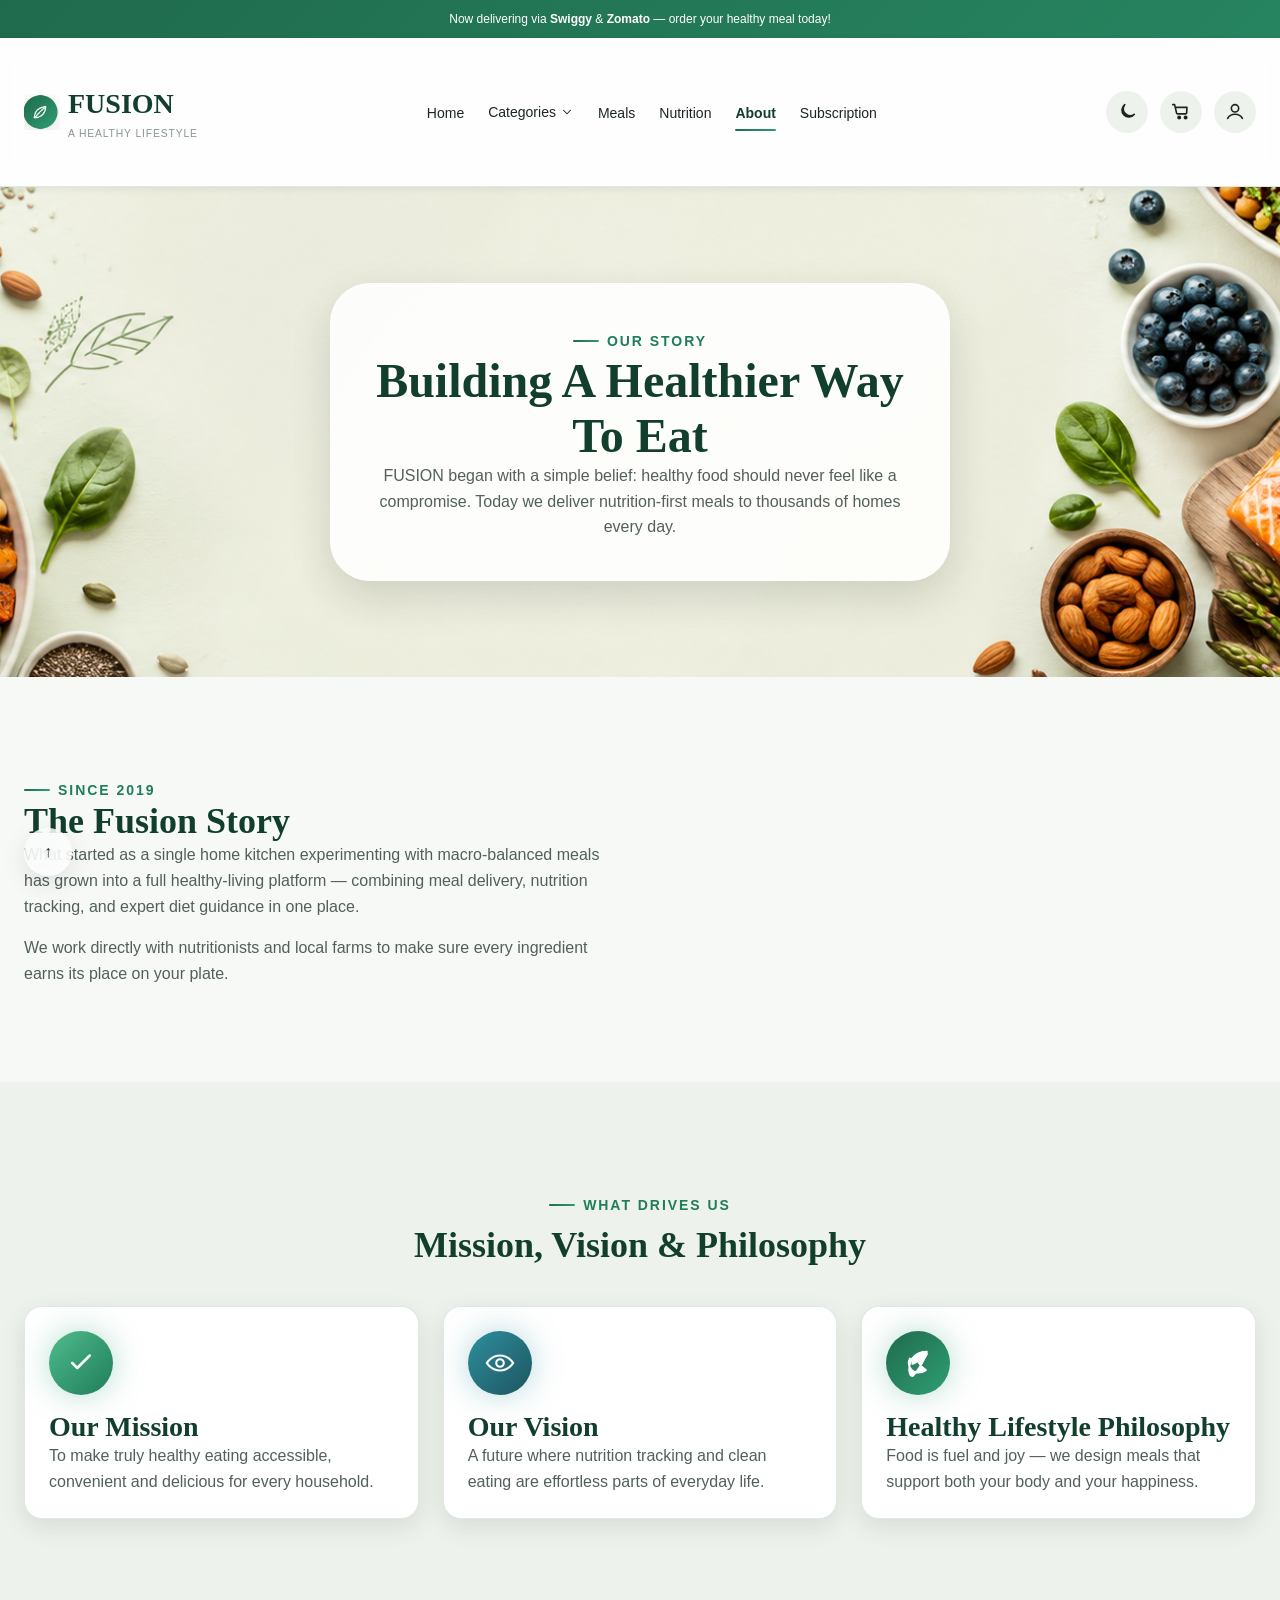
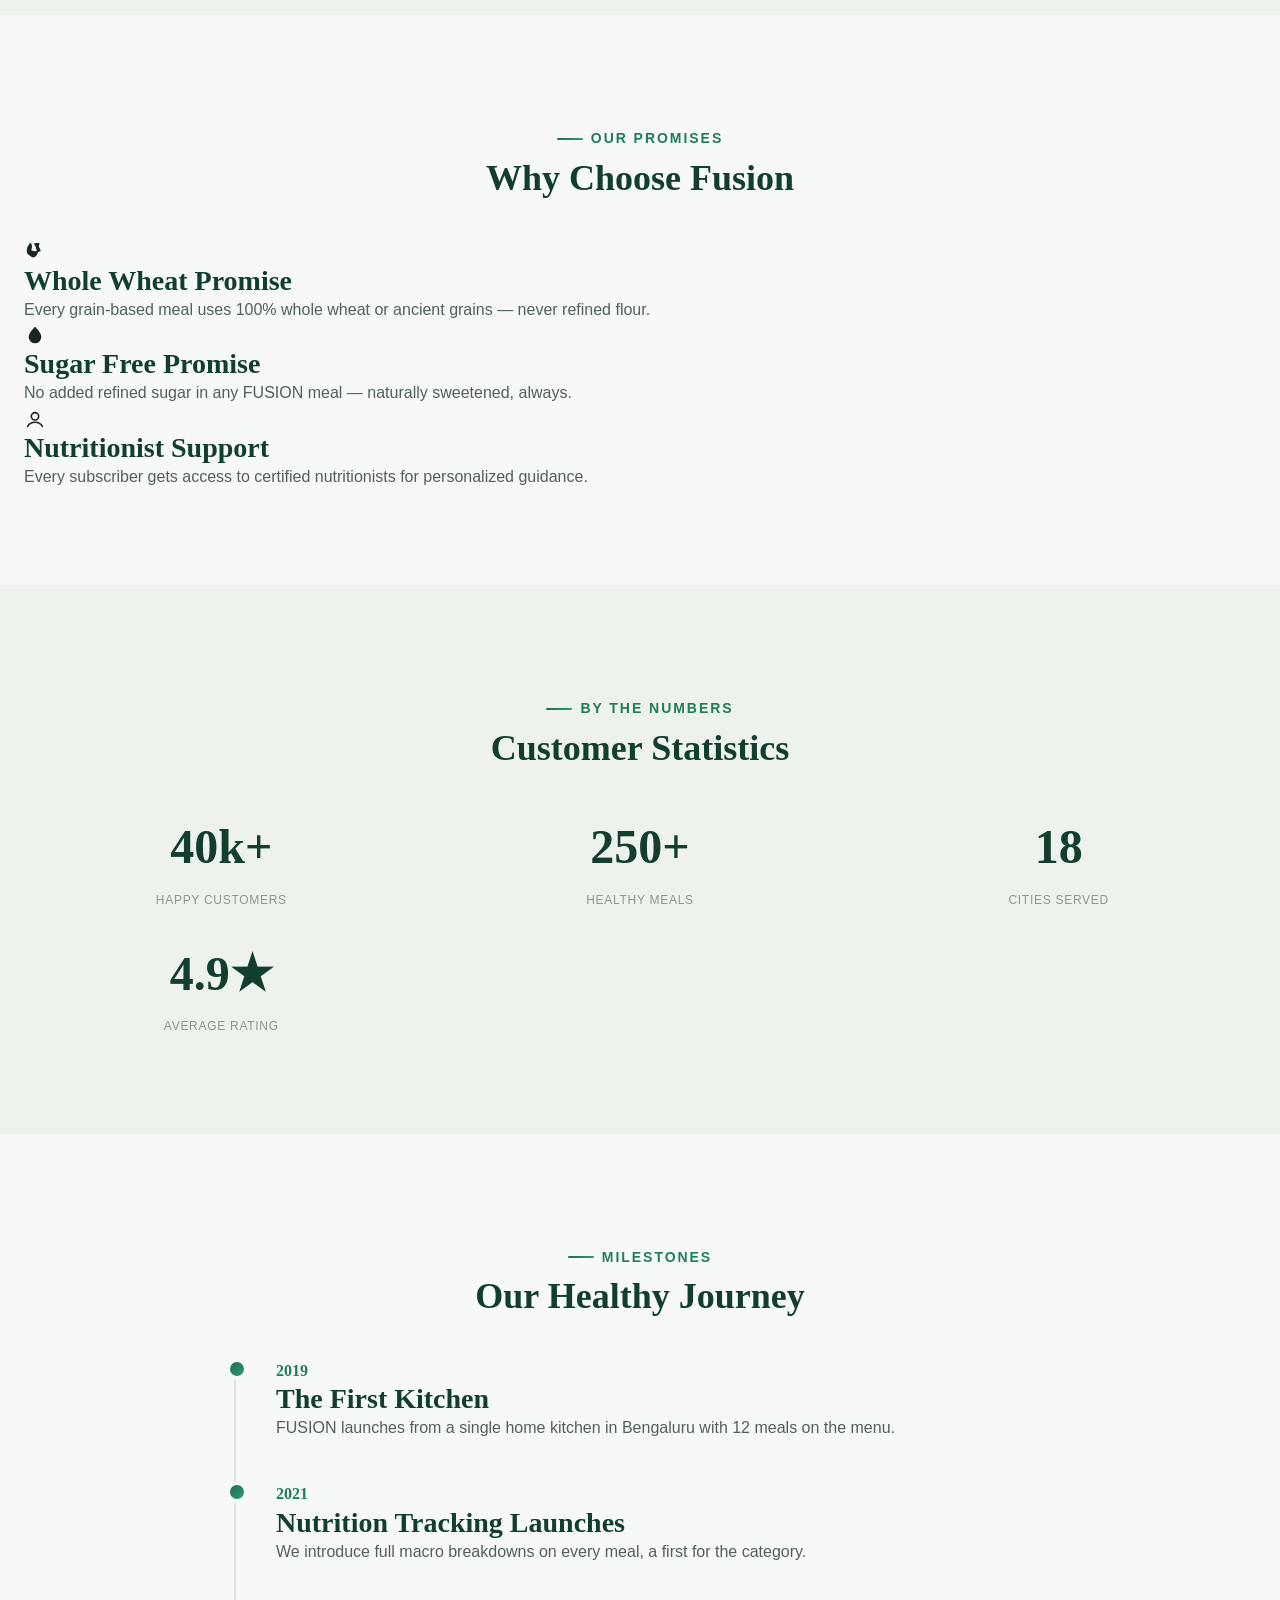
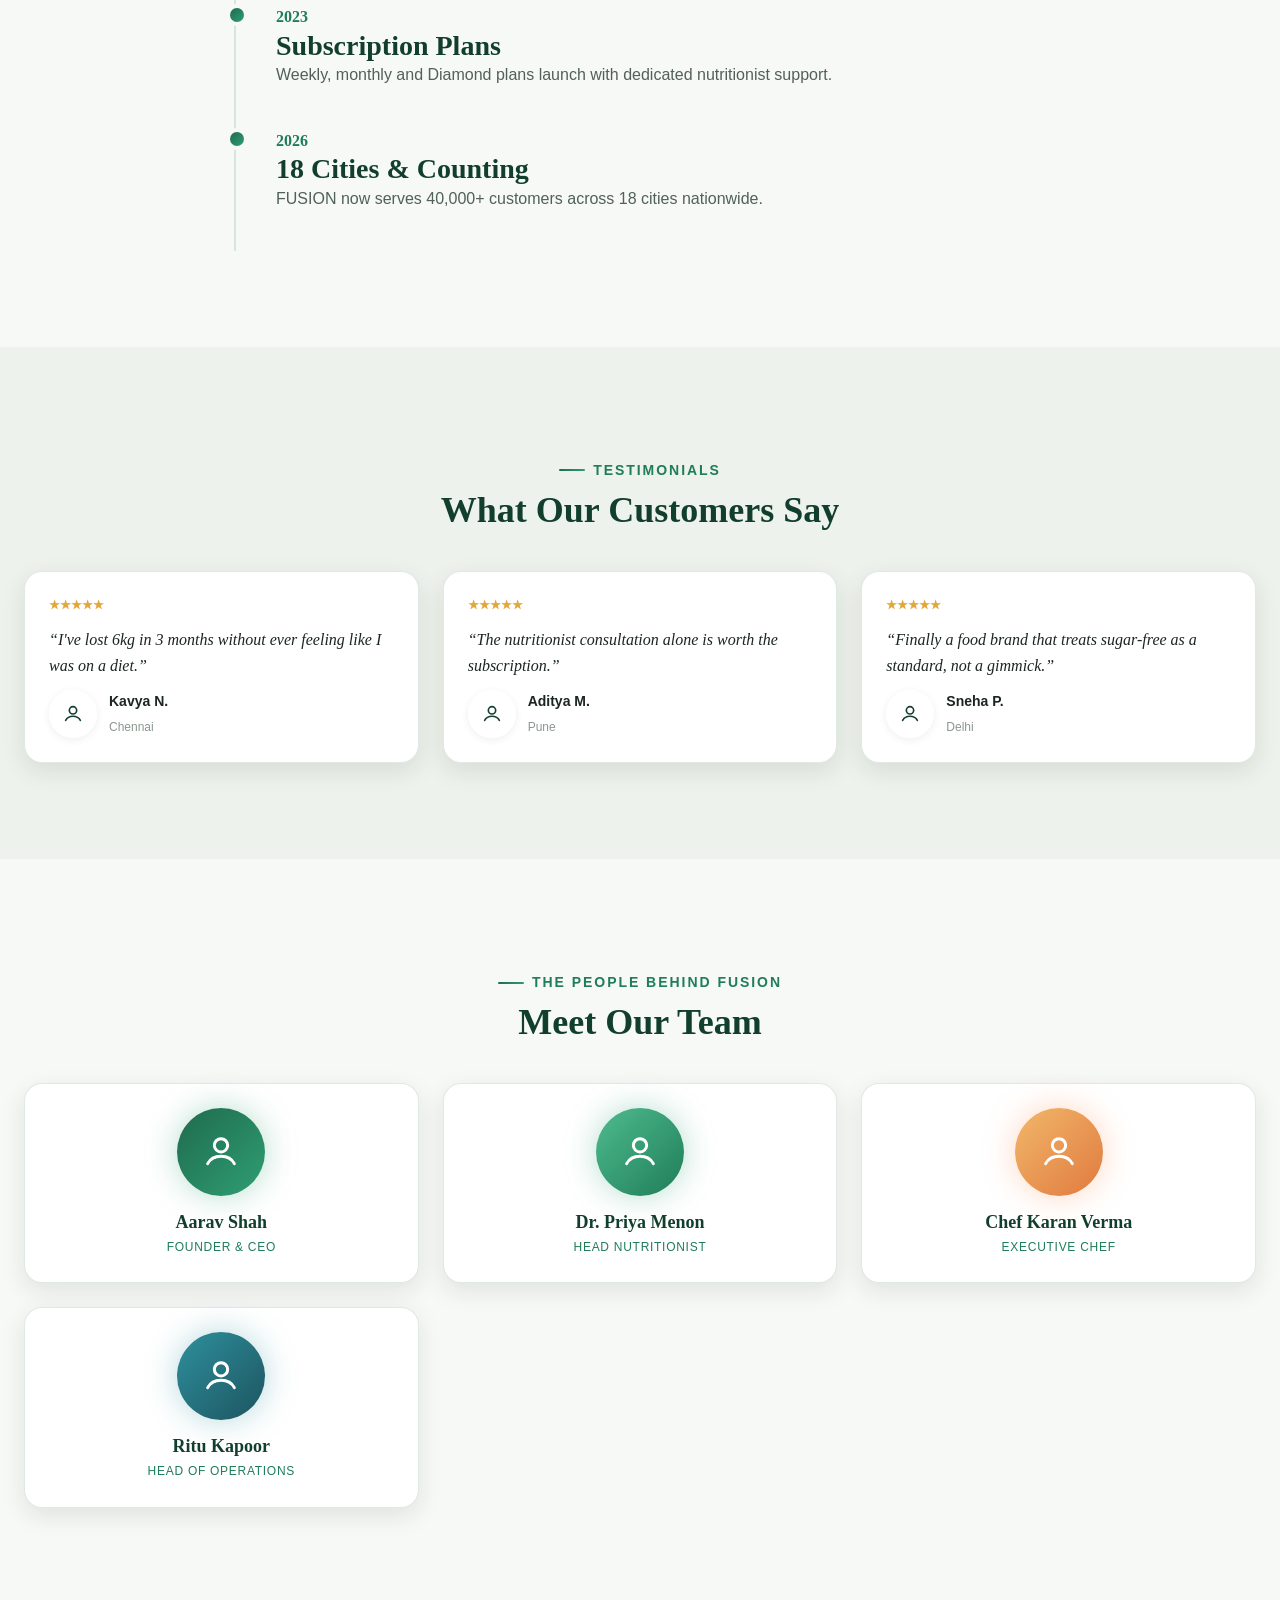
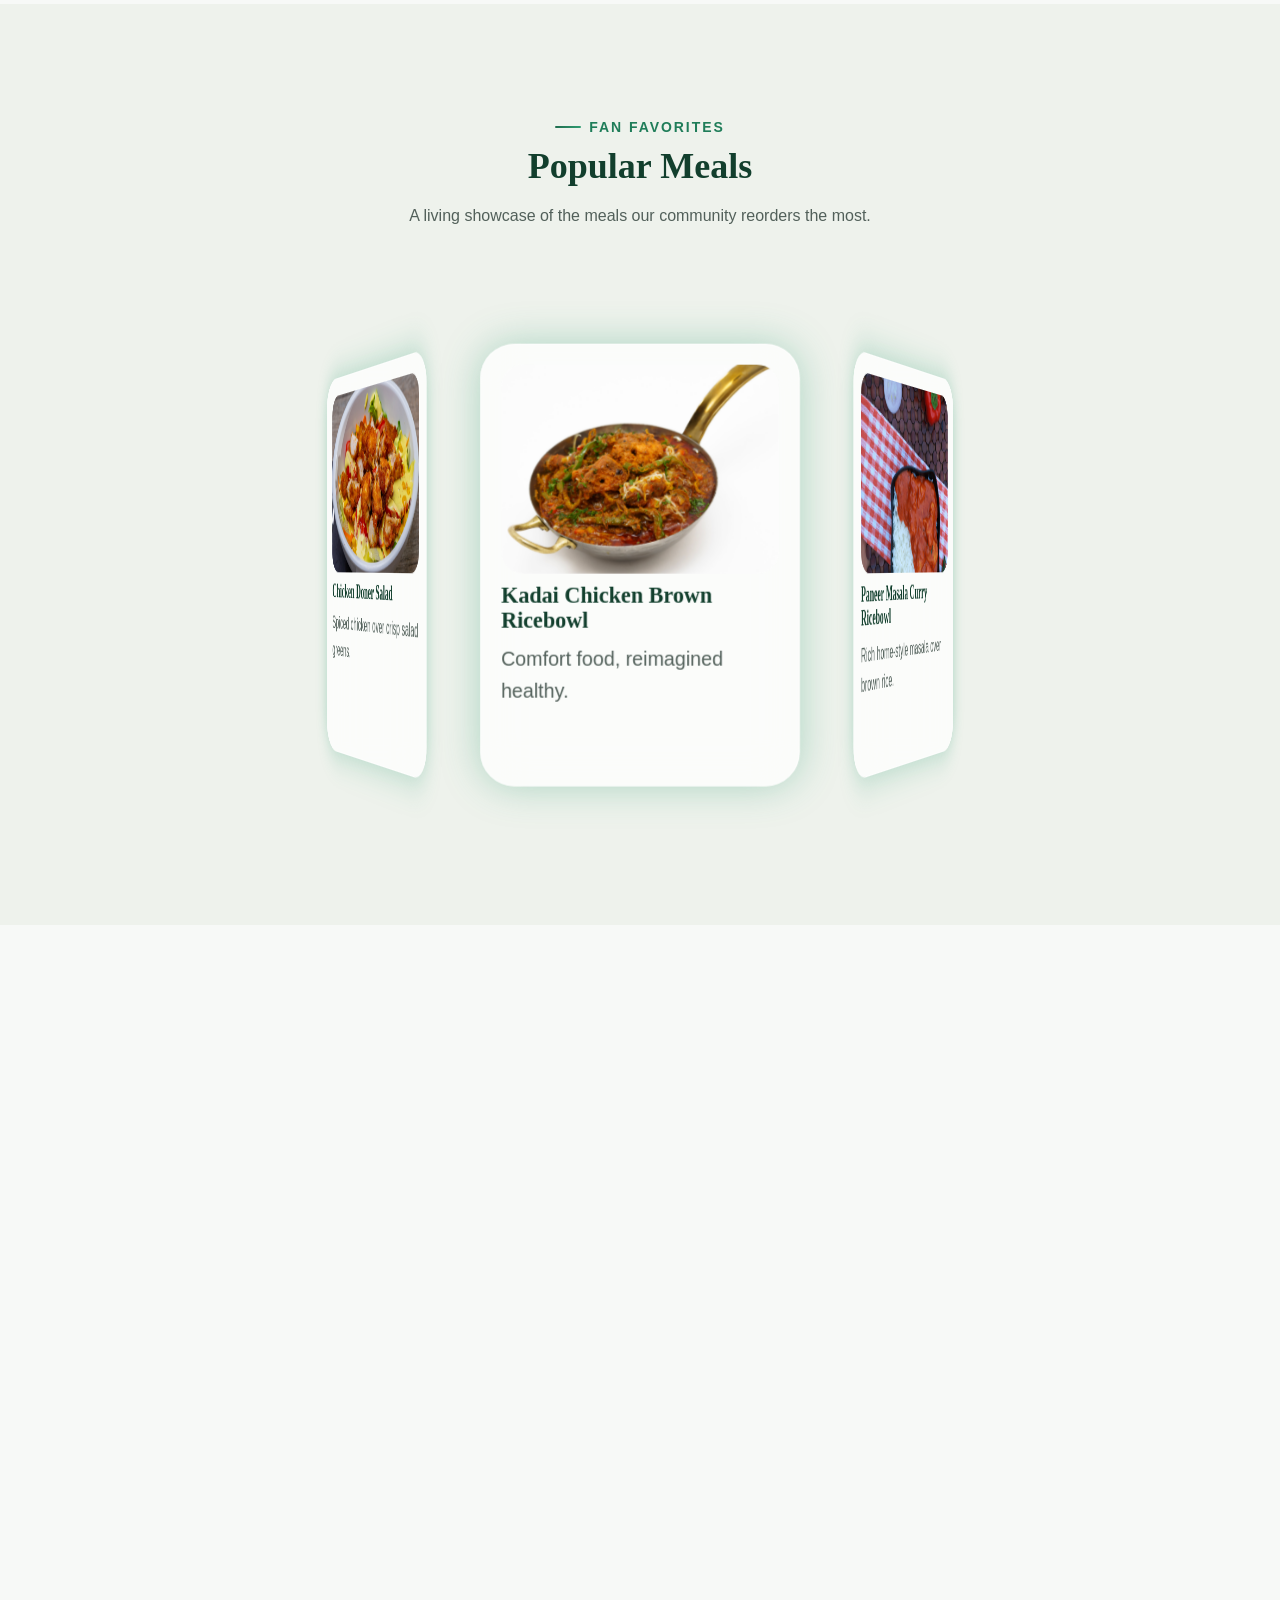
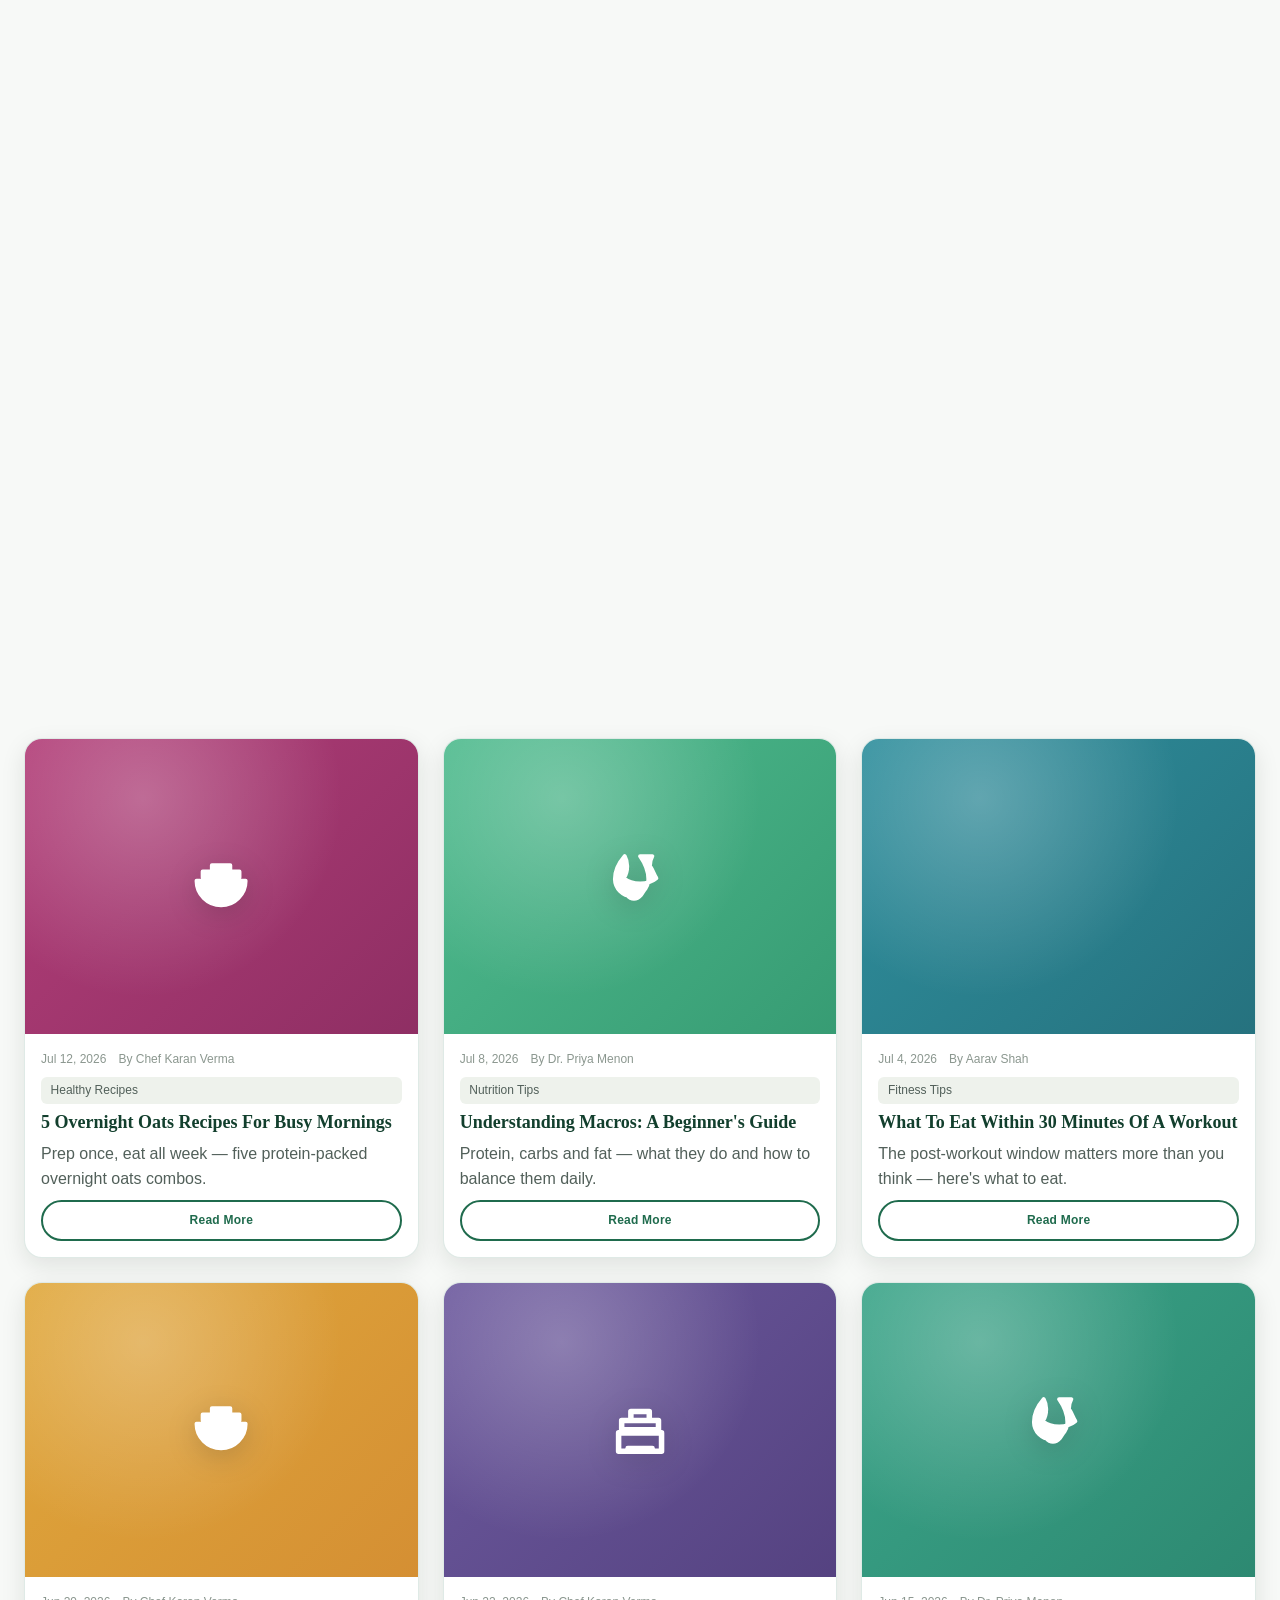
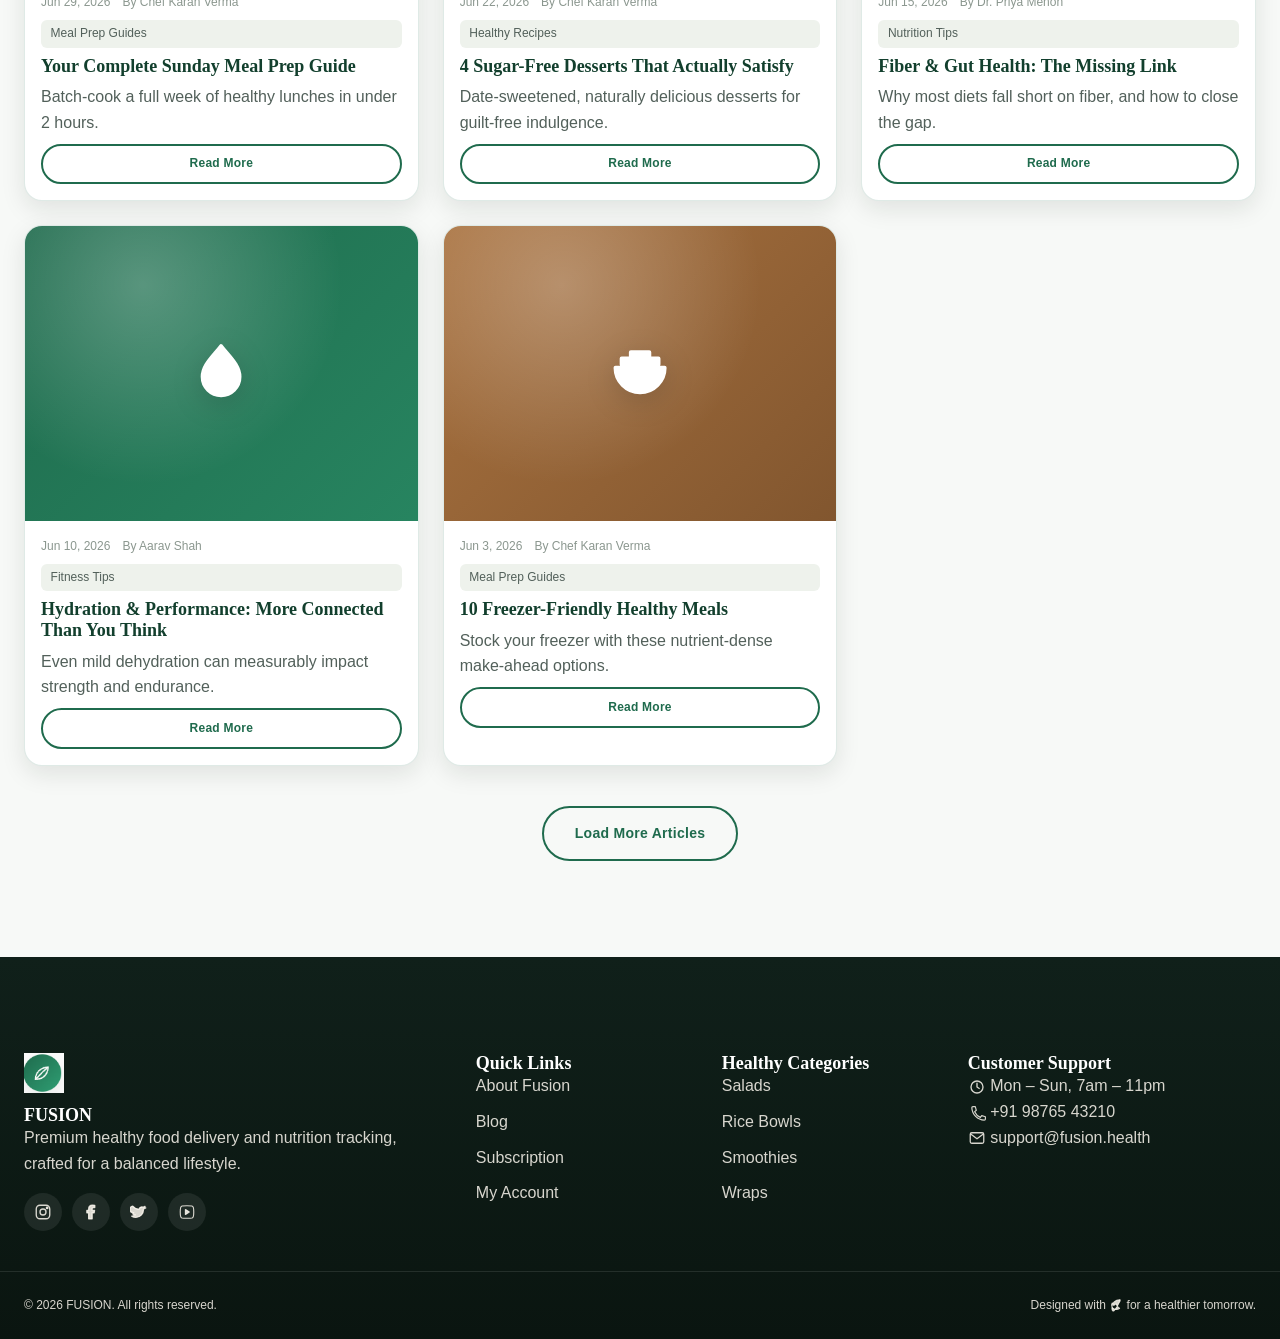
<file: about.html>
<!DOCTYPE html>
<html lang="en">
<head>
  <meta charset="UTF-8">
  <meta name="viewport" content="width=device-width, initial-scale=1.0">
  <script>(function(){try{var t=localStorage.getItem("fusion_theme")||(matchMedia("(prefers-color-scheme: dark)").matches?"dark":"light");document.documentElement.setAttribute("data-theme",t);}catch(e){}})();</script>
  <title>About Us | FUSION — A Healthy Lifestyle</title>
  <meta name="description" content="Learn FUSION's story, mission, vision and healthy lifestyle philosophy — plus our whole-wheat promise, sugar-free promise, and nutritionist support.">
  <link rel="canonical" href="about.html">
  <link rel="stylesheet" href="css/variables.css">
  <link rel="stylesheet" href="css/style.css">
  <link rel="stylesheet" href="css/components.css">
  <link rel="stylesheet" href="css/animations.css">
  <link rel="stylesheet" href="css/responsive.css">
</head>
<body>
  <a class="skip-link" href="#main">Skip to main content</a>

  <div class="promo-bar">
    <svg class="icon promo-bar__truck" aria-hidden="true"><use href="images/icons/sprite.svg#icon-truck"></use></svg>
    <span>Now delivering via <strong>Swiggy</strong> &amp; <strong>Zomato</strong> — order your healthy meal today!</span>
  </div>

  <header>
    <nav class="navbar" aria-label="Primary navigation">
      <div class="container navbar__inner">
        <a href="index.html" class="navbar__brand">
          <span class="navbar__brand-mark" aria-hidden="true"><img src="images/icons/fusion-logo.png" alt="Fusion logo" class="navbar__brand-logo"></span>
          <span>FUSION<span class="navbar__brand-tagline">A Healthy Lifestyle</span></span>
        </a>
        <input type="checkbox" id="nav-toggle" class="navbar__toggle-input visually-hidden" aria-hidden="true">
        <label for="nav-toggle" class="navbar__toggle" aria-label="Toggle navigation menu"><span></span><span></span><span></span></label>
        <ul class="navbar__menu" id="primary-menu">
          <li><a href="index.html">Home</a></li>
          <li class="navbar__dropdown">
            <a href="categories.html">Categories <svg class="icon navbar__dropdown__chevron"><use href="images/icons/sprite.svg#icon-chevron-down"></use></svg></a>
            <div class="navbar__dropdown__panel navbar__mega-menu">
              <div class="navbar__mega-menu__inner">
                <div class="navbar__dropdown__col">
                  <h4>Fresh &amp; Light</h4>
                  <a href="products.html?category=healthy-salads">Healthy Salads</a>
                  <a href="products.html?category=veg-rice-bowls">Veg Rice Bowls</a>
                  <a href="products.html?category=non-veg-rice-bowls">Non-Veg Rice Bowls</a>
                </div>
                <div class="navbar__dropdown__col">
                  <h4>Bread &amp; Wraps</h4>
                  <a href="products.html?category=sandwiches">Sandwiches</a>
                  <a href="products.html?category=wraps">Wraps</a>
                </div>
                <div class="navbar__dropdown__col">
                  <h4>Sweet &amp; Drinks</h4>
                  <a href="products.html?category=pancakes">Pancakes</a>
                  <a href="products.html?category=smoothies">Smoothies</a>
                  <a href="products.html?category=healthy-cakes">Healthy Cakes</a>
                </div>
                <div class="navbar__dropdown__col">
                  <h4>Meal Plans</h4>
                  <a href="subscription.html">Weekly Plans</a>
                  <a href="subscription.html">Monthly Plans</a>
                </div>
                <a href="categories.html" class="navbar__dropdown__viewall">View All Categories &rarr;</a>
              </div>
            </div>
          </li>
          <li><a href="products.html">Meals</a></li>
          <li><a href="nutrition.html">Nutrition</a></li>
          <li><a href="about.html" aria-current="page">About</a></li>
          <li><a href="subscription.html">Subscription</a></li>
        </ul>
        <div class="navbar__actions">
          <button type="button" class="navbar__icon-btn theme-toggle" id="theme-toggle" aria-pressed="false" aria-label="Switch to dark mode"><svg class="icon icon--moon"><use href="images/icons/sprite.svg#icon-moon"></use></svg><svg class="icon icon--sun"><use href="images/icons/sprite.svg#icon-sun"></use></svg></button>
          <a href="cart.html" class="navbar__icon-btn" id="cart-icon" aria-label="View cart"><svg class="icon"><use href="images/icons/sprite.svg#icon-cart"></use></svg><span class="navbar__badge" data-cart-count>0</span></a>
          <div class="navbar__dropdown navbar__dropdown--account">
            <a href="login.html" class="navbar__icon-btn" id="account-icon" aria-label="Account / Login"><svg class="icon"><use href="images/icons/sprite.svg#icon-user"></use></svg></a>
            <div class="navbar__dropdown__panel">
              <a href="login.html"><svg class="icon icon--sm"><use href="images/icons/sprite.svg#icon-user"></use></svg> Login</a>
              <a href="signup.html"><svg class="icon icon--sm"><use href="images/icons/sprite.svg#icon-user"></use></svg> Sign Up</a>
            </div>
          </div>
        </div>
      </div>
    </nav>
  </header>

  <main id="main">

    <!-- HERO -->
    <section class="hero hero--banner" aria-labelledby="about-hero-heading" style="background-image:url('images/fusionassets/aboutnabanner.png');">
      <div class="container anim-fade-up" style="position:relative;z-index:1;">
        <div class="hero__textcard text-center">
          <p class="eyebrow">Our Story</p>
          <h1 id="about-hero-heading">Building A Healthier Way To Eat</h1>
          <p style="max-width:60ch;margin-inline:auto;">FUSION began with a simple belief: healthy food should never feel like a compromise. Today we deliver nutrition-first meals to thousands of homes every day.</p>
        </div>
      </div>
    </section>

    <!-- FUSION STORY -->
    <section aria-labelledby="story-heading">
      <div class="container about-grid-2" style="display:grid;gap:var(--space-lg);align-items:center;">
        <div class="reveal--left reveal">
          <p class="eyebrow">Since 2019</p>
          <h2 id="story-heading">The Fusion Story</h2>
          <p>What started as a single home kitchen experimenting with macro-balanced meals has grown into a full healthy-living platform — combining meal delivery, nutrition tracking, and expert diet guidance in one place.</p>
          <p class="mt-sm">We work directly with nutritionists and local farms to make sure every ingredient earns its place on your plate.</p>
        </div>
        <div class="reveal--right reveal delay-1">
          <div class="about-visual" aria-label="Fusion story illustration" role="img">
            <div class="about-visual__plate" aria-hidden="true"></div>
          </div>
        </div>
      </div>
    </section>

    <!-- MISSION / VISION / PHILOSOPHY -->
    <section class="section--alt" aria-labelledby="mvp-heading">
      <div class="container">
        <div class="section-heading reveal">
          <p class="eyebrow">What Drives Us</p>
          <h2 id="mvp-heading">Mission, Vision &amp; Philosophy</h2>
        </div>
        <div class="grid grid--3 reveal-stagger">
          <article class="card hover-lift" style="padding:var(--space-md);">
            <div class="icon-badge icon-badge--green"><svg class="icon"><use href="images/icons/sprite.svg#icon-check"></use></svg></div>
            <h3 class="mt-sm">Our Mission</h3>
            <p>To make truly healthy eating accessible, convenient and delicious for every household.</p>
          </article>
          <article class="card hover-lift" style="padding:var(--space-md);">
            <div class="icon-badge icon-badge--ocean"><svg class="icon"><use href="images/icons/sprite.svg#icon-eye"></use></svg></div>
            <h3 class="mt-sm">Our Vision</h3>
            <p>A future where nutrition tracking and clean eating are effortless parts of everyday life.</p>
          </article>
          <article class="card hover-lift" style="padding:var(--space-md);">
            <div class="icon-badge icon-badge--primary"><svg class="icon"><use href="images/icons/sprite.svg#icon-leaf"></use></svg></div>
            <h3 class="mt-sm">Healthy Lifestyle Philosophy</h3>
            <p>Food is fuel and joy — we design meals that support both your body and your happiness.</p>
          </article>
        </div>
      </div>
    </section>

    <!-- WHY CHOOSE FUSION -->
    <section class="why-choose" aria-labelledby="why-heading">
      <div class="container">
        <div class="section-heading reveal">
          <p class="eyebrow">Our Promises</p>
          <h2 id="why-heading">Why Choose Fusion</h2>
        </div>
        <div class="promise-grid reveal-stagger">
          <article class="promise-card promise-card--warm">
            <div class="promise-card__icon"><svg class="icon"><use href="images/icons/sprite.svg#icon-wheat"></use></svg></div>
            <h3>Whole Wheat Promise</h3>
            <p>Every grain-based meal uses 100% whole wheat or ancient grains — never refined flour.</p>
          </article>
          <article class="promise-card promise-card--berry">
            <div class="promise-card__icon"><svg class="icon"><use href="images/icons/sprite.svg#icon-droplet"></use></svg></div>
            <h3>Sugar Free Promise</h3>
            <p>No added refined sugar in any FUSION meal — naturally sweetened, always.</p>
          </article>
          <article class="promise-card promise-card--mint">
            <div class="promise-card__icon"><svg class="icon"><use href="images/icons/sprite.svg#icon-user"></use></svg></div>
            <h3>Nutritionist Support</h3>
            <p>Every subscriber gets access to certified nutritionists for personalized guidance.</p>
          </article>
        </div>
      </div>
    </section>

    <!-- CUSTOMER STATISTICS -->
    <section class="section--alt" aria-labelledby="stats-heading">
      <div class="container">
        <div class="section-heading reveal">
          <p class="eyebrow">By The Numbers</p>
          <h2 id="stats-heading">Customer Statistics</h2>
        </div>
        <div class="stats-grid grid--4 reveal-stagger">
          <div class="stat-block"><strong data-counter data-target="40" data-suffix="k+">0k+</strong><span>Happy Customers</span></div>
          <div class="stat-block"><strong data-counter data-target="250" data-suffix="+">0+</strong><span>Healthy Meals</span></div>
          <div class="stat-block"><strong data-counter data-target="18">0</strong><span>Cities Served</span></div>
          <div class="stat-block"><strong data-counter data-target="4.9" data-decimals="1" data-suffix="★">0★</strong><span>Average Rating</span></div>
        </div>
      </div>
    </section>

    <!-- HEALTHY JOURNEY TIMELINE -->
    <section aria-labelledby="timeline-heading">
      <div class="container container--narrow">
        <div class="section-heading reveal">
          <p class="eyebrow">Milestones</p>
          <h2 id="timeline-heading">Our Healthy Journey</h2>
        </div>
        <ol class="timeline reveal">
          <li class="timeline__item">
            <span class="timeline__year">2019</span>
            <h3>The First Kitchen</h3>
            <p>FUSION launches from a single home kitchen in Bengaluru with 12 meals on the menu.</p>
          </li>
          <li class="timeline__item">
            <span class="timeline__year">2021</span>
            <h3>Nutrition Tracking Launches</h3>
            <p>We introduce full macro breakdowns on every meal, a first for the category.</p>
          </li>
          <li class="timeline__item">
            <span class="timeline__year">2023</span>
            <h3>Subscription Plans</h3>
            <p>Weekly, monthly and Diamond plans launch with dedicated nutritionist support.</p>
          </li>
          <li class="timeline__item">
            <span class="timeline__year">2026</span>
            <h3>18 Cities &amp; Counting</h3>
            <p>FUSION now serves 40,000+ customers across 18 cities nationwide.</p>
          </li>
        </ol>
      </div>
    </section>

    <!-- TESTIMONIALS -->
    <section class="section--alt" aria-labelledby="about-reviews-heading">
      <div class="container">
        <div class="section-heading reveal">
          <p class="eyebrow">Testimonials</p>
          <h2 id="about-reviews-heading">What Our Customers Say</h2>
        </div>
        <div class="grid grid--3 reveal-stagger">
          <article class="review-card">
            <span class="rating">★★★★★</span>
            <p class="review-card__quote">&ldquo;I've lost 6kg in 3 months without ever feeling like I was on a diet.&rdquo;</p>
            <div class="review-card__person">
              <div class="icon-badge icon-badge--sm icon-badge--glass"><svg class="icon"><use href="images/icons/sprite.svg#icon-user"></use></svg></div>
              <div><strong>Kavya N.</strong><span>Chennai</span></div>
            </div>
          </article>
          <article class="review-card">
            <span class="rating">★★★★★</span>
            <p class="review-card__quote">&ldquo;The nutritionist consultation alone is worth the subscription.&rdquo;</p>
            <div class="review-card__person">
              <div class="icon-badge icon-badge--sm icon-badge--glass"><svg class="icon"><use href="images/icons/sprite.svg#icon-user"></use></svg></div>
              <div><strong>Aditya M.</strong><span>Pune</span></div>
            </div>
          </article>
          <article class="review-card">
            <span class="rating">★★★★★</span>
            <p class="review-card__quote">&ldquo;Finally a food brand that treats sugar-free as a standard, not a gimmick.&rdquo;</p>
            <div class="review-card__person">
              <div class="icon-badge icon-badge--sm icon-badge--glass"><svg class="icon"><use href="images/icons/sprite.svg#icon-user"></use></svg></div>
              <div><strong>Sneha P.</strong><span>Delhi</span></div>
            </div>
          </article>
        </div>
      </div>
    </section>

    <!-- TEAM -->
    <section aria-labelledby="team-heading">
      <div class="container">
        <div class="section-heading reveal">
          <p class="eyebrow">The People Behind Fusion</p>
          <h2 id="team-heading">Meet Our Team</h2>
        </div>
        <div class="grid grid--4 reveal-stagger">
          <article class="team-card">
            <div class="icon-badge icon-badge--lg icon-badge--primary" style="margin-inline:auto;"><svg class="icon icon--lg"><use href="images/icons/sprite.svg#icon-user"></use></svg></div>
            <h4 class="mt-sm">Aarav Shah</h4>
            <span>Founder &amp; CEO</span>
          </article>
          <article class="team-card">
            <div class="icon-badge icon-badge--lg icon-badge--green" style="margin-inline:auto;"><svg class="icon icon--lg"><use href="images/icons/sprite.svg#icon-user"></use></svg></div>
            <h4 class="mt-sm">Dr. Priya Menon</h4>
            <span>Head Nutritionist</span>
          </article>
          <article class="team-card">
            <div class="icon-badge icon-badge--lg icon-badge--warm" style="margin-inline:auto;"><svg class="icon icon--lg"><use href="images/icons/sprite.svg#icon-user"></use></svg></div>
            <h4 class="mt-sm">Chef Karan Verma</h4>
            <span>Executive Chef</span>
          </article>
          <article class="team-card">
            <div class="icon-badge icon-badge--lg icon-badge--ocean" style="margin-inline:auto;"><svg class="icon icon--lg"><use href="images/icons/sprite.svg#icon-user"></use></svg></div>
            <h4 class="mt-sm">Ritu Kapoor</h4>
            <span>Head of Operations</span>
          </article>
        </div>
      </div>
    </section>

    <!-- ==========================================================================
         POPULAR MEALS — 3D ROTATING CAROUSEL
         ========================================================================== -->
    <section class="section--alt" aria-labelledby="popular-heading" style="overflow:hidden;">
      <div class="container">
        <div class="section-heading reveal">
          <p class="eyebrow">Fan Favorites</p>
          <h2 id="popular-heading">Popular Meals</h2>
          <p>A living showcase of the meals our community reorders the most.</p>
        </div>
        <div class="carousel-3d" role="group" aria-label="Rotating showcase of popular healthy meals">
          <div class="carousel-3d__stage">
            <a class="carousel-3d__card" href="singlepage.html?id=kadai-chicken-brown-ricebowl">
              <div class="carousel-3d__photo" style="background-image:url('images/fusionassets/KadaiChickenBrownRicebowl1.jpg');"></div>
              <h4>Kadai Chicken Brown Ricebowl</h4>
              <p>Comfort food, reimagined healthy.</p>
            </a>
            <a class="carousel-3d__card" href="singlepage.html?id=paneer-masala-curry-ricebowl">
              <div class="carousel-3d__photo" style="background-image:url('images/fusionassets/PaneerMasalaCurryRicebowl1.jpg');"></div>
              <h4>Paneer Masala Curry Ricebowl</h4>
              <p>Rich home-style masala over brown rice.</p>
            </a>
            <a class="carousel-3d__card" href="singlepage.html?id=fusions-maharaja-wrap">
              <div class="carousel-3d__photo" style="background-image:url('images/fusionassets/FusionsMaharajaWrap1.jpg');"></div>
              <h4>Fusion's Maharaja Wrap</h4>
              <p>Our best-selling signature loaded wrap.</p>
            </a>
            <a class="carousel-3d__card" href="singlepage.html?id=post-workout-smoothie">
              <div class="carousel-3d__photo" style="background-image:url('images/fusionassets/PostWorkoutSmoothie1.jpg');"></div>
              <h4>Post Workout Smoothie</h4>
              <p>Whey, banana &amp; peanut butter recovery blend.</p>
            </a>
            <a class="carousel-3d__card" href="singlepage.html?id=flavoured-chicken-brown-fried-ricebowl">
              <div class="carousel-3d__photo" style="background-image:url('images/fusionassets/FlavouredChickenBrownFriedRicebowl1.jpg');"></div>
              <h4>Flavoured Chicken Brown Fried Ricebowl</h4>
              <p>House-flavoured chicken with wholesome brown rice.</p>
            </a>
            <a class="carousel-3d__card" href="singlepage.html?id=chicken-doner-salad">
              <div class="carousel-3d__photo" style="background-image:url('images/fusionassets/ChickenDonerSalad1.jpg');"></div>
              <h4>Chicken Doner Salad</h4>
              <p>Spiced chicken over crisp salad greens.</p>
            </a>
          </div>
        </div>
      </div>
    </section>

    <!-- ==========================================================================
         THE FUSION JOURNAL (merged from the former blog.html)
         ========================================================================== -->
    <section id="journal" aria-labelledby="journal-heading">
      <div class="container">
        <div class="section-heading reveal">
          <p class="eyebrow">Journal</p>
          <h2 id="journal-heading">The Fusion Journal</h2>
          <p>Recipes, nutrition science and meal prep wisdom from our in-house nutritionists and chefs.</p>
        </div>

        <article class="card reveal" style="display:grid;grid-template-columns:1fr;overflow:hidden;">
          <div class="icon-banner icon-banner--wide icon-banner--photo" style="background-image:url('images/fusionassets/about-cover.png');" role="img" aria-label="About cover image"></div>
          <div style="padding:var(--space-lg);">
            <div class="blog-card__meta"><span class="badge badge--healthy">Nutrition Tips</span><span>Jul 18, 2026</span><span>By Dr. Priya Menon</span></div>
            <h3 class="mt-sm">The Truth About Protein: How Much Do You Really Need?</h3>
            <p class="mt-sm">Protein myths are everywhere — from "more is always better" to fears of "too much protein hurting your kidneys." We break down the actual science behind daily protein requirements for active, everyday lives.</p>
            <a href="#" class="btn btn--outline mt-md" data-action="read-article" data-article-id="featured-01">Read More</a>
          </div>
        </article>

        <div class="flex flex--between mb-lg mt-lg reveal" style="flex-wrap:wrap;gap:var(--space-sm);">
          <div class="section-heading" style="margin:0;text-align:left;">
            <p class="eyebrow">Fresh Reads</p>
            <h3 style="font-family:var(--font-heading);font-size:var(--fs-xl);">Latest Articles</h3>
          </div>
          <div class="filter-group" id="blog-category-filter" role="group" aria-label="Filter articles by category">
            <button type="button" class="filter-chip" aria-pressed="true" data-filter="all">All</button>
            <button type="button" class="filter-chip" data-filter="recipes">Healthy Recipes</button>
            <button type="button" class="filter-chip" data-filter="nutrition">Nutrition Tips</button>
            <button type="button" class="filter-chip" data-filter="fitness">Fitness Tips</button>
            <button type="button" class="filter-chip" data-filter="meal-prep">Meal Prep Guides</button>
          </div>
        </div>

        <div class="grid grid--4 reveal-stagger" id="blog-grid">

          <article class="blog-card" data-category="recipes">
            <div class="icon-banner icon-banner--berry"><svg class="icon icon--xl"><use href="images/icons/sprite.svg#icon-bowl"></use></svg></div>
            <div class="blog-card__body">
              <div class="blog-card__meta"><span>Jul 12, 2026</span><span>By Chef Karan Verma</span></div>
              <span class="tag">Healthy Recipes</span>
              <h3 class="blog-card__title">5 Overnight Oats Recipes For Busy Mornings</h3>
              <p>Prep once, eat all week — five protein-packed overnight oats combos.</p>
              <a href="#" class="btn btn--outline btn--sm" data-action="read-article" data-article-id="a-01">Read More</a>
            </div>
          </article>

          <article class="blog-card" data-category="nutrition">
            <div class="icon-banner icon-banner--green"><svg class="icon icon--xl"><use href="images/icons/sprite.svg#icon-wheat"></use></svg></div>
            <div class="blog-card__body">
              <div class="blog-card__meta"><span>Jul 8, 2026</span><span>By Dr. Priya Menon</span></div>
              <span class="tag">Nutrition Tips</span>
              <h3 class="blog-card__title">Understanding Macros: A Beginner's Guide</h3>
              <p>Protein, carbs and fat — what they do and how to balance them daily.</p>
              <a href="#" class="btn btn--outline btn--sm" data-action="read-article" data-article-id="a-02">Read More</a>
            </div>
          </article>

          <article class="blog-card" data-category="fitness">
            <div class="icon-banner icon-banner--ocean"><svg class="icon icon--xl"><use href="images/icons/sprite.svg#icon-dumbbell"></use></svg></div>
            <div class="blog-card__body">
              <div class="blog-card__meta"><span>Jul 4, 2026</span><span>By Aarav Shah</span></div>
              <span class="tag">Fitness Tips</span>
              <h3 class="blog-card__title">What To Eat Within 30 Minutes Of A Workout</h3>
              <p>The post-workout window matters more than you think — here's what to eat.</p>
              <a href="#" class="btn btn--outline btn--sm" data-action="read-article" data-article-id="a-03">Read More</a>
            </div>
          </article>

          <article class="blog-card" data-category="meal-prep">
            <div class="icon-banner icon-banner--citrus"><svg class="icon icon--xl"><use href="images/icons/sprite.svg#icon-bowl"></use></svg></div>
            <div class="blog-card__body">
              <div class="blog-card__meta"><span>Jun 29, 2026</span><span>By Chef Karan Verma</span></div>
              <span class="tag">Meal Prep Guides</span>
              <h3 class="blog-card__title">Your Complete Sunday Meal Prep Guide</h3>
              <p>Batch-cook a full week of healthy lunches in under 2 hours.</p>
              <a href="#" class="btn btn--outline btn--sm" data-action="read-article" data-article-id="a-04">Read More</a>
            </div>
          </article>

          <article class="blog-card" data-category="recipes">
            <div class="icon-banner icon-banner--grape"><svg class="icon icon--xl"><use href="images/icons/sprite.svg#icon-cake"></use></svg></div>
            <div class="blog-card__body">
              <div class="blog-card__meta"><span>Jun 22, 2026</span><span>By Chef Karan Verma</span></div>
              <span class="tag">Healthy Recipes</span>
              <h3 class="blog-card__title">4 Sugar-Free Desserts That Actually Satisfy</h3>
              <p>Date-sweetened, naturally delicious desserts for guilt-free indulgence.</p>
              <a href="#" class="btn btn--outline btn--sm" data-action="read-article" data-article-id="a-05">Read More</a>
            </div>
          </article>

          <article class="blog-card" data-category="nutrition">
            <div class="icon-banner icon-banner--mint"><svg class="icon icon--xl"><use href="images/icons/sprite.svg#icon-wheat"></use></svg></div>
            <div class="blog-card__body">
              <div class="blog-card__meta"><span>Jun 15, 2026</span><span>By Dr. Priya Menon</span></div>
              <span class="tag">Nutrition Tips</span>
              <h3 class="blog-card__title">Fiber &amp; Gut Health: The Missing Link</h3>
              <p>Why most diets fall short on fiber, and how to close the gap.</p>
              <a href="#" class="btn btn--outline btn--sm" data-action="read-article" data-article-id="a-06">Read More</a>
            </div>
          </article>

          <article class="blog-card" data-category="fitness">
            <div class="icon-banner icon-banner--primary"><svg class="icon icon--xl"><use href="images/icons/sprite.svg#icon-droplet"></use></svg></div>
            <div class="blog-card__body">
              <div class="blog-card__meta"><span>Jun 10, 2026</span><span>By Aarav Shah</span></div>
              <span class="tag">Fitness Tips</span>
              <h3 class="blog-card__title">Hydration &amp; Performance: More Connected Than You Think</h3>
              <p>Even mild dehydration can measurably impact strength and endurance.</p>
              <a href="#" class="btn btn--outline btn--sm" data-action="read-article" data-article-id="a-07">Read More</a>
            </div>
          </article>

          <article class="blog-card" data-category="meal-prep">
            <div class="icon-banner icon-banner--cocoa"><svg class="icon icon--xl"><use href="images/icons/sprite.svg#icon-bowl"></use></svg></div>
            <div class="blog-card__body">
              <div class="blog-card__meta"><span>Jun 3, 2026</span><span>By Chef Karan Verma</span></div>
              <span class="tag">Meal Prep Guides</span>
              <h3 class="blog-card__title">10 Freezer-Friendly Healthy Meals</h3>
              <p>Stock your freezer with these nutrient-dense make-ahead options.</p>
              <a href="#" class="btn btn--outline btn--sm" data-action="read-article" data-article-id="a-08">Read More</a>
            </div>
          </article>

        </div>

        <div class="text-center mt-lg">
          <button type="button" class="btn btn--outline" id="load-more-articles" data-action="load-more">Load More Articles</button>
        </div>
      </div>
    </section>

  </main>

  <footer class="footer">
    <div class="container footer__grid">
      <div>
        <span class="footer__brand-mark">
          <img src="images/icons/fusion-logo.png" alt="Fusion logo">
       </span>
        <h4>FUSION</h4>
        <p>Premium healthy food delivery and nutrition tracking, crafted for a balanced lifestyle.</p>
        <div class="footer__socials">
          <a href="#" aria-label="FUSION on Instagram"><svg class="icon icon--sm"><use href="images/icons/sprite.svg#icon-instagram"></use></svg></a>
          <a href="#" aria-label="FUSION on Facebook"><svg class="icon icon--sm"><use href="images/icons/sprite.svg#icon-facebook"></use></svg></a>
          <a href="#" aria-label="FUSION on Twitter"><svg class="icon icon--sm"><use href="images/icons/sprite.svg#icon-twitter"></use></svg></a>
          <a href="#" aria-label="FUSION on YouTube"><svg class="icon icon--sm"><use href="images/icons/sprite.svg#icon-youtube"></use></svg></a>
        </div>
      </div>
      <div>
        <h4>Quick Links</h4>
        <ul class="footer__links">
          <li><a href="about.html">About Fusion</a></li>
          <li><a href="about.html#journal">Blog</a></li>
          <li><a href="subscription.html">Subscription</a></li>
          <li><a href="profile.html">My Account</a></li>
        </ul>
      </div>
      <div>
        <h4>Healthy Categories</h4>
        <ul class="footer__links">
          <li><a href="categories.html">Salads</a></li>
          <li><a href="categories.html">Rice Bowls</a></li>
          <li><a href="categories.html">Smoothies</a></li>
          <li><a href="categories.html">Wraps</a></li>
        </ul>
      </div>
      <div>
        <h4>Customer Support</h4>
        <p><svg class="icon icon--sm"><use href="images/icons/sprite.svg#icon-clock"></use></svg> Mon &ndash; Sun, 7am &ndash; 11pm</p>
        <p><svg class="icon icon--sm"><use href="images/icons/sprite.svg#icon-phone"></use></svg> +91 98765 43210</p>
        <p><svg class="icon icon--sm"><use href="images/icons/sprite.svg#icon-envelope"></use></svg> support@fusion.health</p>
      </div>
    </div>
    <div class="container footer__bottom">
      <p>&copy; 2026 FUSION. All rights reserved.</p>
      <p>Designed with <svg class="icon icon--xs" style="color:var(--color-secondary);"><use href="images/icons/sprite.svg#icon-leaf"></use></svg> for a healthier tomorrow.</p>
    </div>
  </footer>

  <a href="#main" class="back-to-top" aria-label="Back to top">↑</a>

  <script src="js/api.js"></script>
  <script src="js/cart.js"></script>
  <script src="js/render.js"></script>
  <script src="js/main.js"></script>
</body>
</html>
</file>
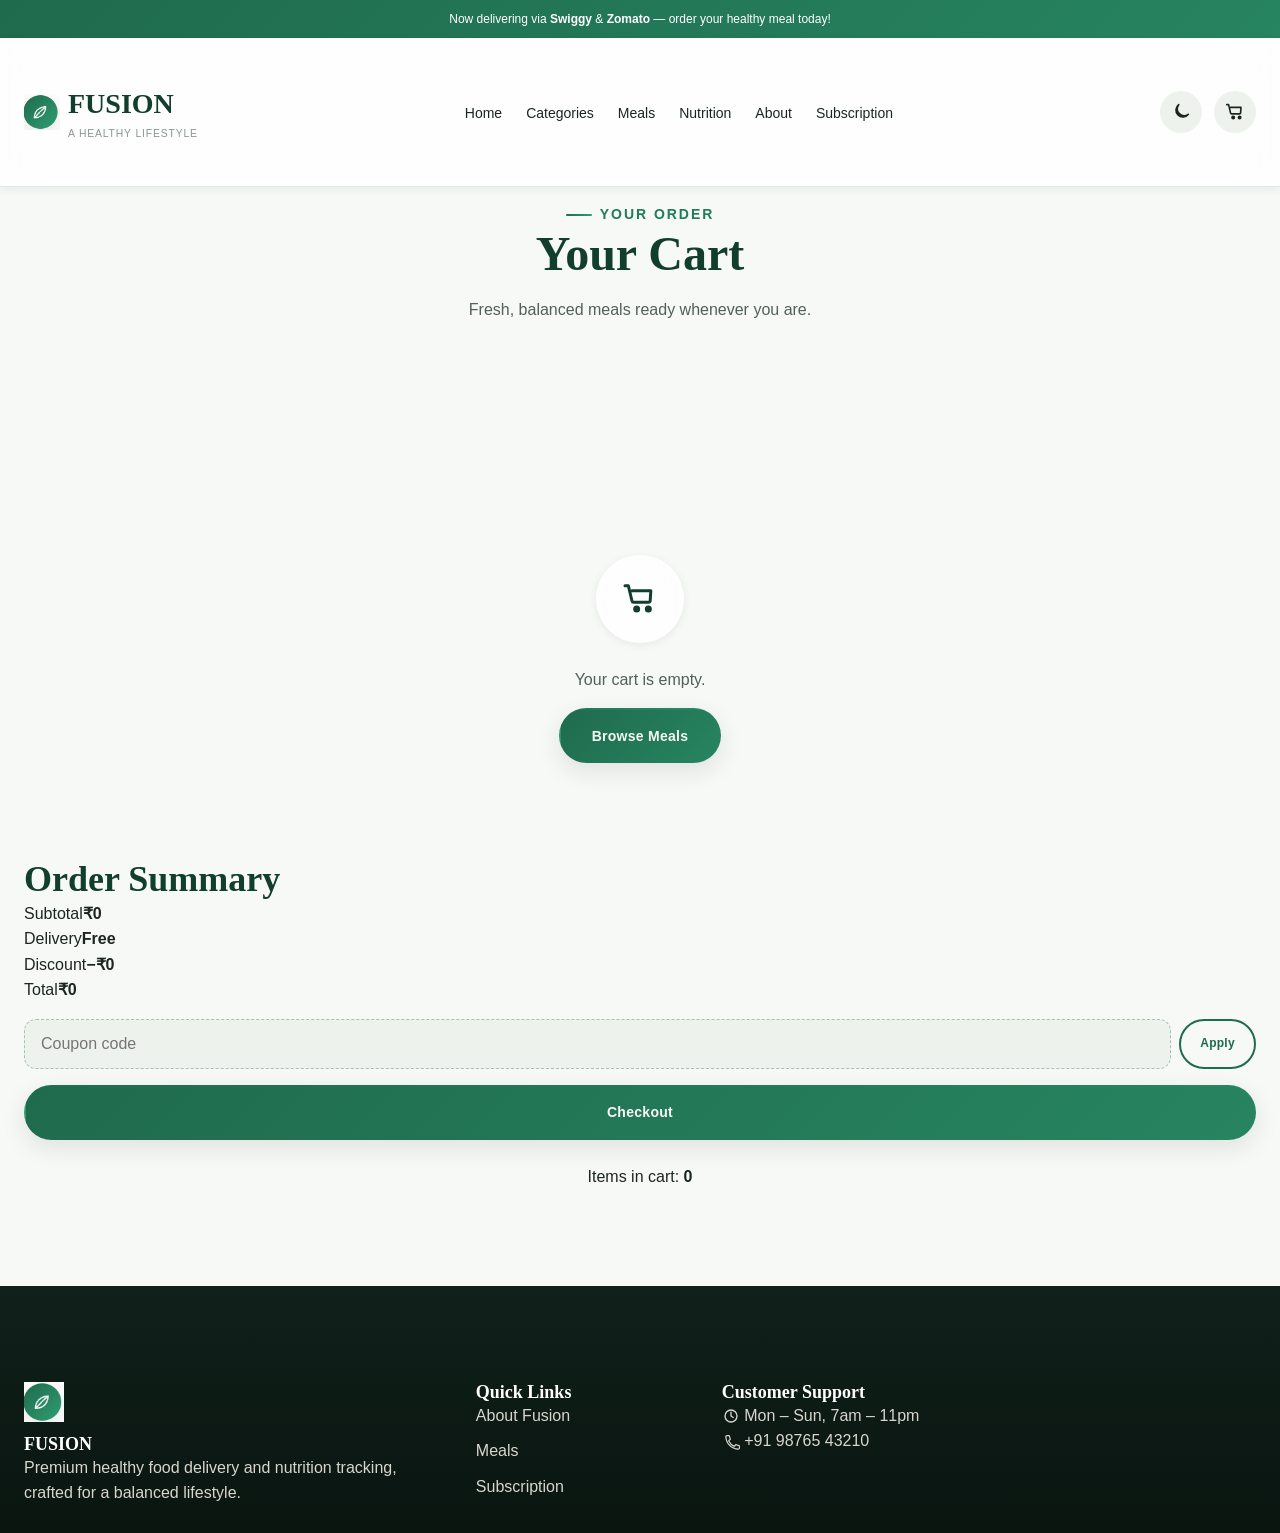
<file: cart.html>
﻿<!DOCTYPE html>
<html lang="en">
<head>
  <meta charset="UTF-8">
  <meta name="viewport" content="width=device-width, initial-scale=1.0">
  <script>(function(){try{var t=localStorage.getItem("fusion_theme")||(matchMedia("(prefers-color-scheme: dark)").matches?"dark":"light");document.documentElement.setAttribute("data-theme",t);}catch(e){}})();</script>
  <title>Your Cart | FUSION</title>
  <meta name="description" content="Review your healthy meals and checkout with FUSION.">
  <link rel="canonical" href="cart.html">
  <link rel="stylesheet" href="css/variables.css">
  <link rel="stylesheet" href="css/style.css">
  <link rel="stylesheet" href="css/components.css">
  <link rel="stylesheet" href="css/animations.css">
  <link rel="stylesheet" href="css/responsive.css">
</head>
<body>
  <a class="skip-link" href="#main">Skip to main content</a>

  <div class="promo-bar">
    <svg class="icon promo-bar__truck" aria-hidden="true"><use href="images/icons/sprite.svg#icon-truck"></use></svg>
    <span>Now delivering via <strong>Swiggy</strong> &amp; <strong>Zomato</strong> — order your healthy meal today!</span>
  </div>

  <header>
    <nav class="navbar" aria-label="Primary navigation">
      <div class="container navbar__inner">
        <a href="index.html" class="navbar__brand">
          <span class="navbar__brand-mark" aria-hidden="true"><img src="images/icons/fusion-logo.png" alt="Fusion logo" class="navbar__brand-logo"></span>
          <span>FUSION<span class="navbar__brand-tagline">A Healthy Lifestyle</span></span>
        </a>
        <ul class="navbar__menu" id="primary-menu">
          <li><a href="index.html">Home</a></li>
          <li><a href="categories.html">Categories</a></li>
          <li><a href="products.html">Meals</a></li>
          <li><a href="nutrition.html">Nutrition</a></li>
          <li><a href="about.html">About</a></li>
          <li><a href="subscription.html">Subscription</a></li>
        </ul>
        <div class="navbar__actions">
          <button type="button" class="navbar__icon-btn theme-toggle" id="theme-toggle" aria-pressed="false" aria-label="Switch to dark mode"><svg class="icon icon--moon"><use href="images/icons/sprite.svg#icon-moon"></use></svg><svg class="icon icon--sun"><use href="images/icons/sprite.svg#icon-sun"></use></svg></button>
          <a href="cart.html" class="navbar__icon-btn" id="cart-icon" aria-label="View cart"><svg class="icon"><use href="images/icons/sprite.svg#icon-cart"></use></svg><span class="navbar__badge" data-cart-count>0</span></a>
        </div>
      </div>
    </nav>
  </header>

  <main id="main" class="container section">
    <div class="section-heading reveal">
      <p class="eyebrow">Your Order</p>
      <h1>Your Cart</h1>
      <p>Fresh, balanced meals ready whenever you are.</p>
    </div>

    <section class="cart-layout" aria-label="Shopping cart section">
      <div class="cart-items" id="cart-items" aria-live="polite"></div>

      <aside class="order-summary">
        <h2>Order Summary</h2>
        <div class="order-summary__row"><span>Subtotal</span><strong id="cart-subtotal">₹0</strong></div>
        <div class="order-summary__row"><span>Delivery</span><strong id="cart-delivery">Free</strong></div>
        <div class="order-summary__row"><span>Discount</span><strong id="cart-discount">−₹0</strong></div>
        <div class="order-summary__row order-summary__total"><span>Total</span><strong id="cart-total">₹0</strong></div>

        <label for="coupon-code" class="visually-hidden">Coupon code</label>
        <div class="coupon-box">
          <input type="text" id="coupon-code" placeholder="Coupon code">
          <button type="button" class="btn btn--outline btn--sm" data-action="apply-coupon">Apply</button>
        </div>

        <button type="button" class="btn btn--primary btn--block" data-action="checkout">Checkout</button>
        <div class="mt-md text-center">
          <span class="text-sm muted">Items in cart: <strong id="cart-item-count">0</strong></span>
        </div>
      </aside>
    </section>
  </main>

  <footer class="footer">
    <div class="container footer__grid">
      <div>
        <span class="footer__brand-mark" aria-hidden="true"><img src="images/icons/fusion-logo.png" alt="Fusion logo" class="footer__brand-logo"></span>
        <h4>FUSION</h4>
        <p>Premium healthy food delivery and nutrition tracking, crafted for a balanced lifestyle.</p>
      </div>
      <div>
        <h4>Quick Links</h4>
        <ul class="footer__links">
          <li><a href="about.html">About Fusion</a></li>
          <li><a href="products.html">Meals</a></li>
          <li><a href="subscription.html">Subscription</a></li>
        </ul>
      </div>
      <div>
        <h4>Customer Support</h4>
        <p><svg class="icon icon--sm"><use href="images/icons/sprite.svg#icon-clock"></use></svg> Mon &ndash; Sun, 7am &ndash; 11pm</p>
        <p><svg class="icon icon--sm"><use href="images/icons/sprite.svg#icon-phone"></use></svg> +91 98765 43210</p>
      </div>
    </div>
  </footer>

  <script src="js/api.js"></script>
  <script src="js/cart.js"></script>
  <script src="js/render.js"></script>
  <script src="js/main.js"></script>
</body>
</html>
</file>
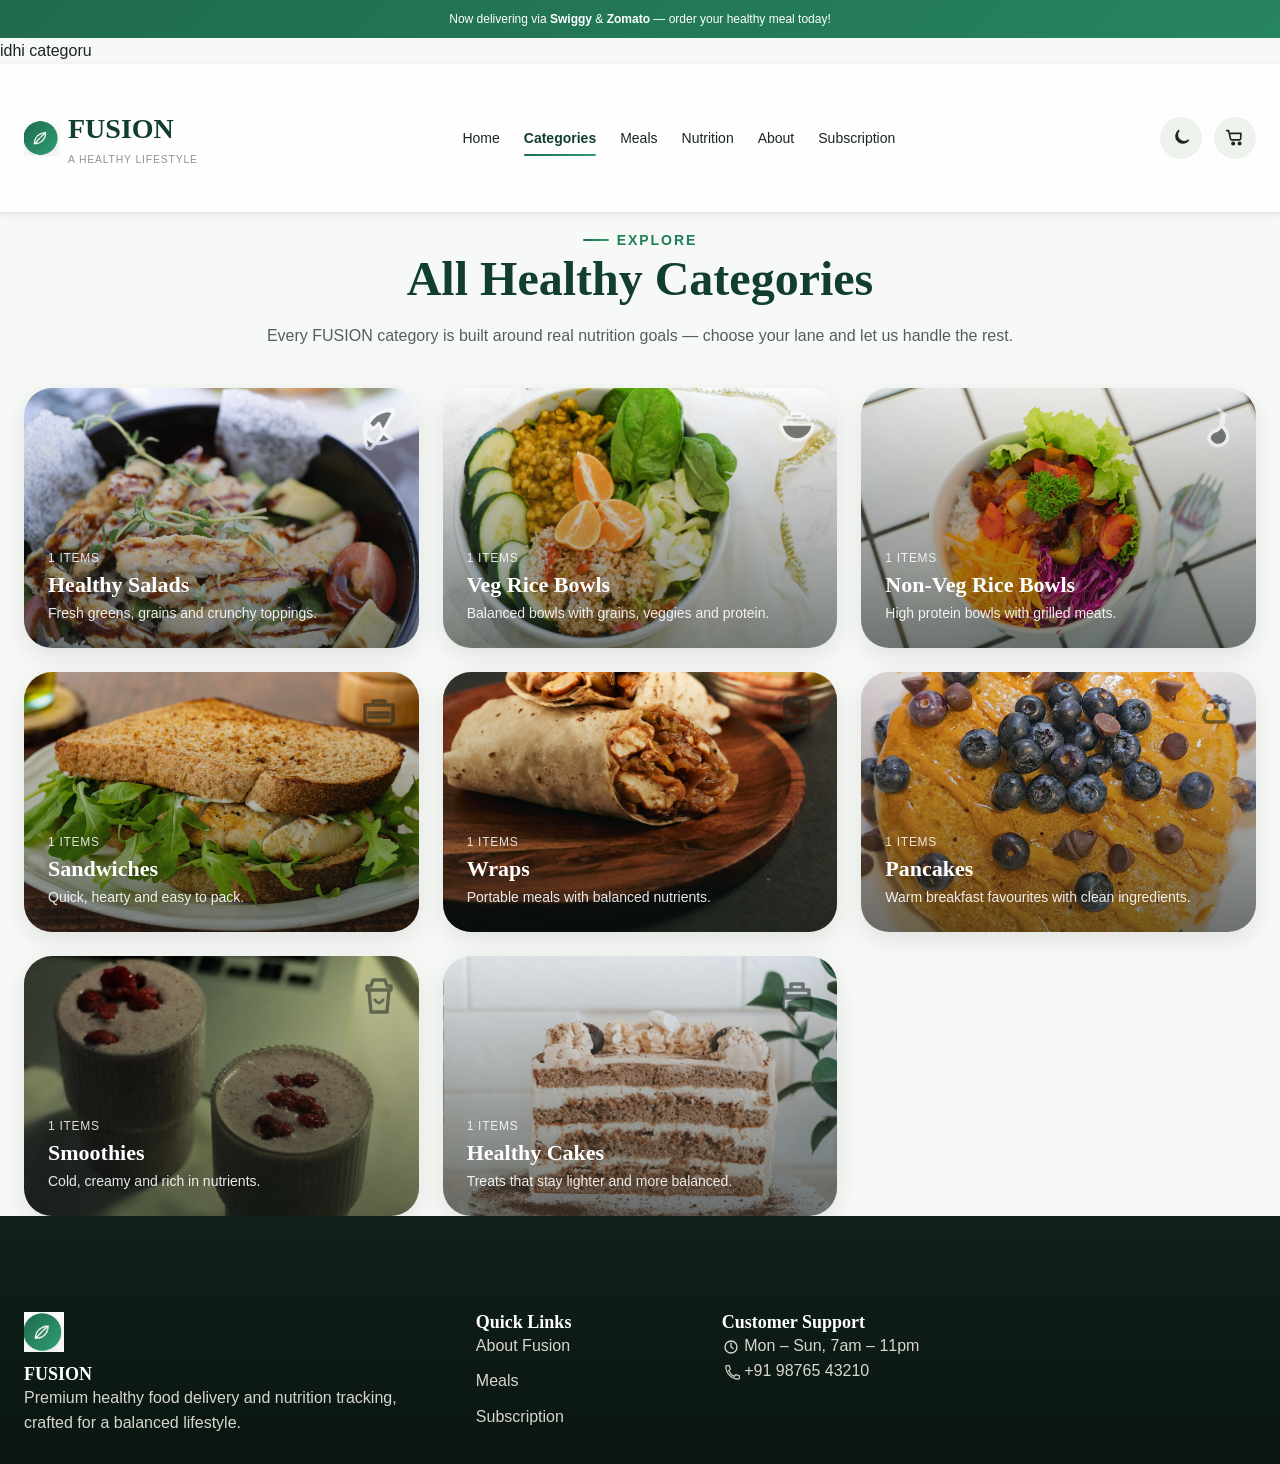
<file: categories.html>
﻿<!DOCTYPE html>
<html lang="en">
<head>
  <meta charset="UTF-8">
  <meta name="viewport" content="width=device-width, initial-scale=1.0">
  <script>(function(){try{var t=localStorage.getItem("fusion_theme")||(matchMedia("(prefers-color-scheme: dark)").matches?"dark":"light");document.documentElement.setAttribute("data-theme",t);}catch(e){}})();</script>
  <title>All Healthy Categories | FUSION</title>
  <meta name="description" content="Explore every healthy category from FUSION — salads, bowls, wraps, vegan meals and more.">
  <link rel="canonical" href="categories.html">
  <link rel="stylesheet" href="css/variables.css">
  <link rel="stylesheet" href="css/style.css">
  <link rel="stylesheet" href="css/components.css">
  <link rel="stylesheet" href="css/animations.css">
  <link rel="stylesheet" href="css/responsive.css">
</head>
<body>
  <a class="skip-link" href="#main">Skip to main content</a>

  <div class="promo-bar">
    <svg class="icon promo-bar__truck" aria-hidden="true"><use href="images/icons/sprite.svg#icon-truck"></use></svg>
    <span>Now delivering via <strong>Swiggy</strong> &amp; <strong>Zomato</strong> — order your healthy meal today!</span>
  </div>idhi categoru

  <header>
    <nav class="navbar" aria-label="Primary navigation">
      <div class="container navbar__inner">
        <a href="index.html" class="navbar__brand">
          <span class="navbar__brand-mark" aria-hidden="true"><img src="images/icons/fusion-logo.png" alt="Fusion logo" class="navbar__brand-logo"></span>
          <span>FUSION<span class="navbar__brand-tagline">A Healthy Lifestyle</span></span>
        </a>
        <ul class="navbar__menu" id="primary-menu">
          <li><a href="index.html">Home</a></li>
          <li><a href="categories.html" aria-current="page">Categories</a></li>
          <li><a href="products.html">Meals</a></li>
          <li><a href="nutrition.html">Nutrition</a></li>
          <li><a href="about.html">About</a></li>
          <li><a href="subscription.html">Subscription</a></li>
        </ul>
        <div class="navbar__actions">
          <button type="button" class="navbar__icon-btn theme-toggle" id="theme-toggle" aria-pressed="false" aria-label="Switch to dark mode"><svg class="icon icon--moon"><use href="images/icons/sprite.svg#icon-moon"></use></svg><svg class="icon icon--sun"><use href="images/icons/sprite.svg#icon-sun"></use></svg></button>
          <a href="cart.html" class="navbar__icon-btn" id="cart-icon" aria-label="View cart"><svg class="icon"><use href="images/icons/sprite.svg#icon-cart"></use></svg><span class="navbar__badge" data-cart-count>0</span></a>
        </div>
      </div>
    </nav>
  </header>

  <main id="main" class="container section">
    <div class="section-heading reveal">
      <p class="eyebrow">Explore</p>
      <h1>All Healthy Categories</h1>
      <p>Every FUSION category is built around real nutrition goals — choose your lane and let us handle the rest.</p>
    </div>

    <div class="grid grid--4" id="category-grid" aria-live="polite">
      <p class="text-center" style="grid-column:1/-1;">Loading categories…</p>
    </div>
  </main>

  <footer class="footer">
    <div class="container footer__grid">
      <div>
       <span class="footer__brand-mark">
        <img src="images/icons/fusion-logo.png"
       alt="Fusion logo">
       </span>  
        <h4>FUSION</h4>
        <p>Premium healthy food delivery and nutrition tracking, crafted for a balanced lifestyle.</p>
      </div>
      <div>
        <h4>Quick Links</h4>
        <ul class="footer__links">
          <li><a href="about.html">About Fusion</a></li>
          <li><a href="products.html">Meals</a></li>
          <li><a href="subscription.html">Subscription</a></li>
        </ul>
      </div>
      <div>
        <h4>Customer Support</h4>
        <p><svg class="icon icon--sm"><use href="images/icons/sprite.svg#icon-clock"></use></svg> Mon &ndash; Sun, 7am &ndash; 11pm</p>
        <p><svg class="icon icon--sm"><use href="images/icons/sprite.svg#icon-phone"></use></svg> +91 98765 43210</p>
      </div>
    </div>
  </footer>

  <script src="js/api.js"></script>
  <script src="js/cart.js"></script>
  <script src="js/render.js"></script>
  <script src="js/main.js"></script>
</body>
</html>
</file>
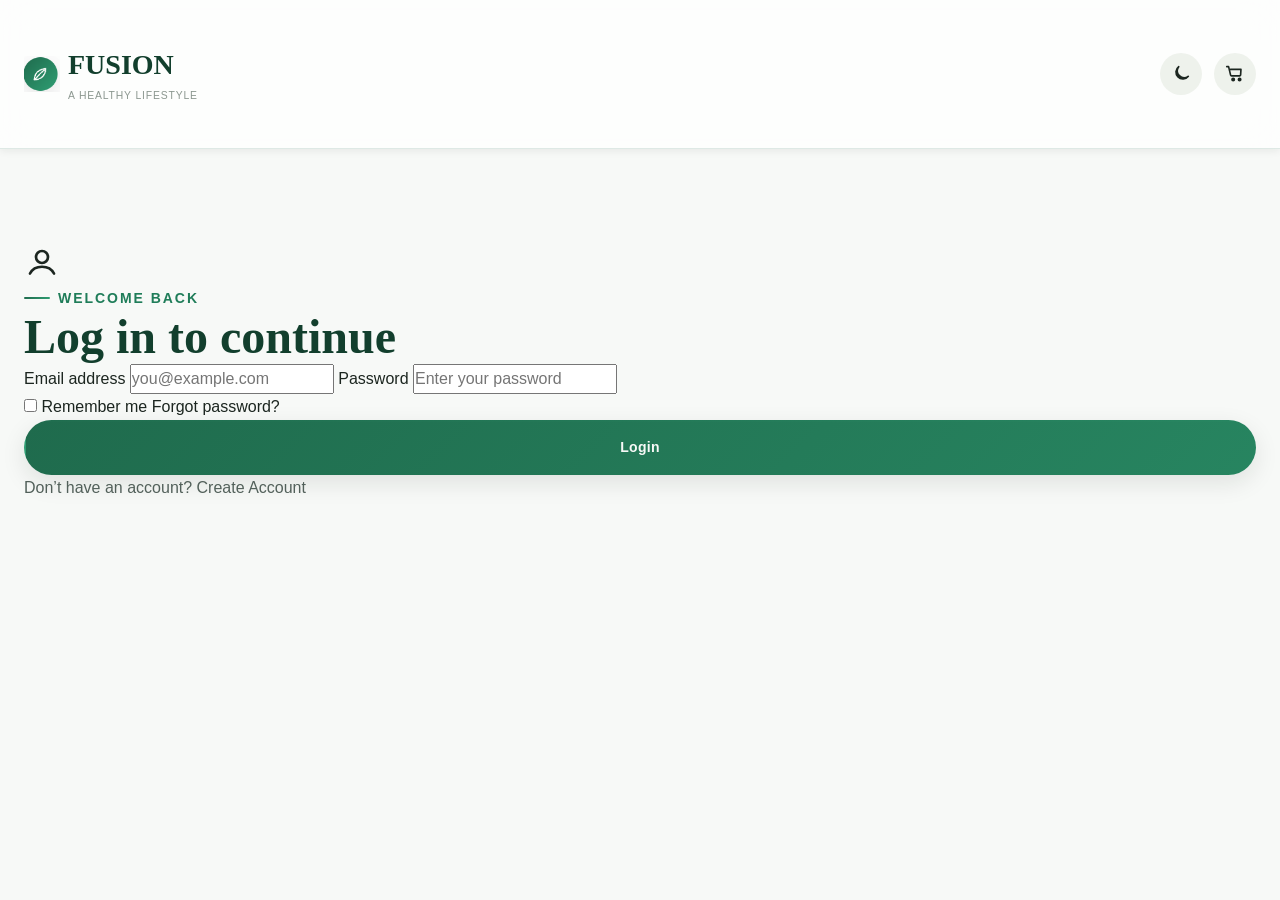
<file: login.html>
﻿<!DOCTYPE html>
<html lang="en">
<head>
  <meta charset="UTF-8">
  <meta name="viewport" content="width=device-width, initial-scale=1.0">
  <script>(function(){try{var t=localStorage.getItem("fusion_theme")||(matchMedia("(prefers-color-scheme: dark)").matches?"dark":"light");document.documentElement.setAttribute("data-theme",t);}catch(e){}})();</script>
  <title>Login | FUSION</title>
  <meta name="description" content="Log in to your FUSION account and continue your healthy lifestyle plan.">
  <link rel="canonical" href="login.html">
  <link rel="stylesheet" href="css/variables.css">
  <link rel="stylesheet" href="css/style.css">
  <link rel="stylesheet" href="css/components.css">
  <link rel="stylesheet" href="css/animations.css">
  <link rel="stylesheet" href="css/responsive.css">
</head>
<body>
  <a class="skip-link" href="#main">Skip to main content</a>

  <header>
    <nav class="navbar" aria-label="Primary navigation">
      <div class="container navbar__inner">
        <a href="index.html" class="navbar__brand">
          <span class="navbar__brand-mark" aria-hidden="true"><img src="images/icons/fusion-logo.png" alt="Fusion logo" class="navbar__brand-logo"></span>
          <span>FUSION<span class="navbar__brand-tagline">A Healthy Lifestyle</span></span>
        </a>
        <div class="navbar__actions">
          <button type="button" class="navbar__icon-btn theme-toggle" id="theme-toggle" aria-pressed="false" aria-label="Switch to dark mode"><svg class="icon icon--moon"><use href="images/icons/sprite.svg#icon-moon"></use></svg><svg class="icon icon--sun"><use href="images/icons/sprite.svg#icon-sun"></use></svg></button>
          <a href="cart.html" class="navbar__icon-btn" id="cart-icon" aria-label="View cart"><svg class="icon"><use href="images/icons/sprite.svg#icon-cart"></use></svg><span class="navbar__badge" data-cart-count>0</span></a>
        </div>
      </div>
    </nav>
  </header>

  <main id="main" class="auth-page container">
    <section class="auth-card reveal">
      <div class="auth-mark"><svg class="icon icon--xl"><use href="images/icons/sprite.svg#icon-user"></use></svg></div>
      <p class="eyebrow">Welcome back</p>
      <h1>Log in to continue</h1>

      <form id="login-form" action="#" method="post">
        <label class="field-label" for="login-email">Email address</label>
        <input type="email" id="login-email" name="email" placeholder="you@example.com" required>

        <label class="field-label" for="login-password">Password</label>
        <input type="password" id="login-password" name="password" placeholder="Enter your password" required>

        <div class="auth-options">
          <label><input type="checkbox"> Remember me</label>
          <a href="#">Forgot password?</a>
        </div>

        <button type="submit" class="btn btn--primary btn--block">Login</button>
      </form>

      <p class="auth-switch">Don’t have an account? <a href="signup.html">Create Account</a></p>
    </section>
  </main>

  <script src="js/api.js"></script>
  <script src="js/cart.js"></script>
  <script src="js/render.js"></script>
  <script src="js/main.js"></script>
</body>
</html>
</file>
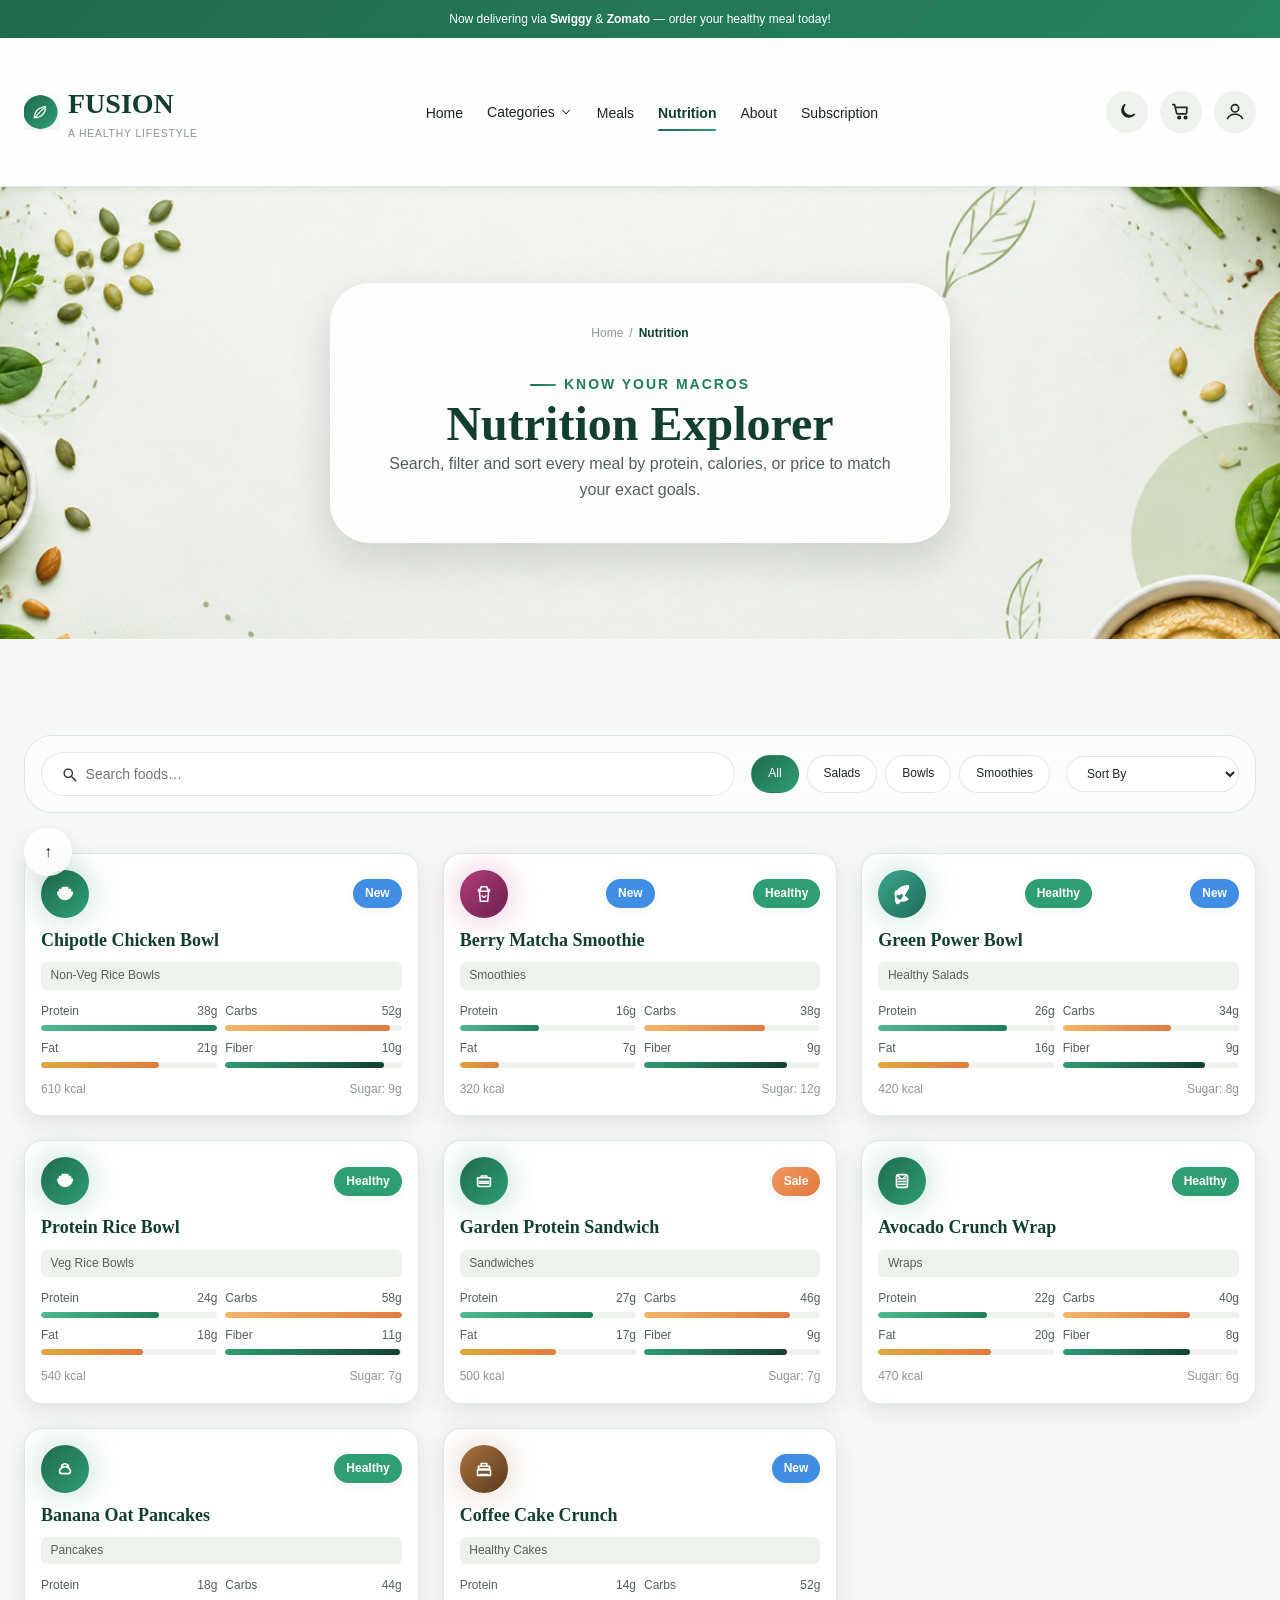
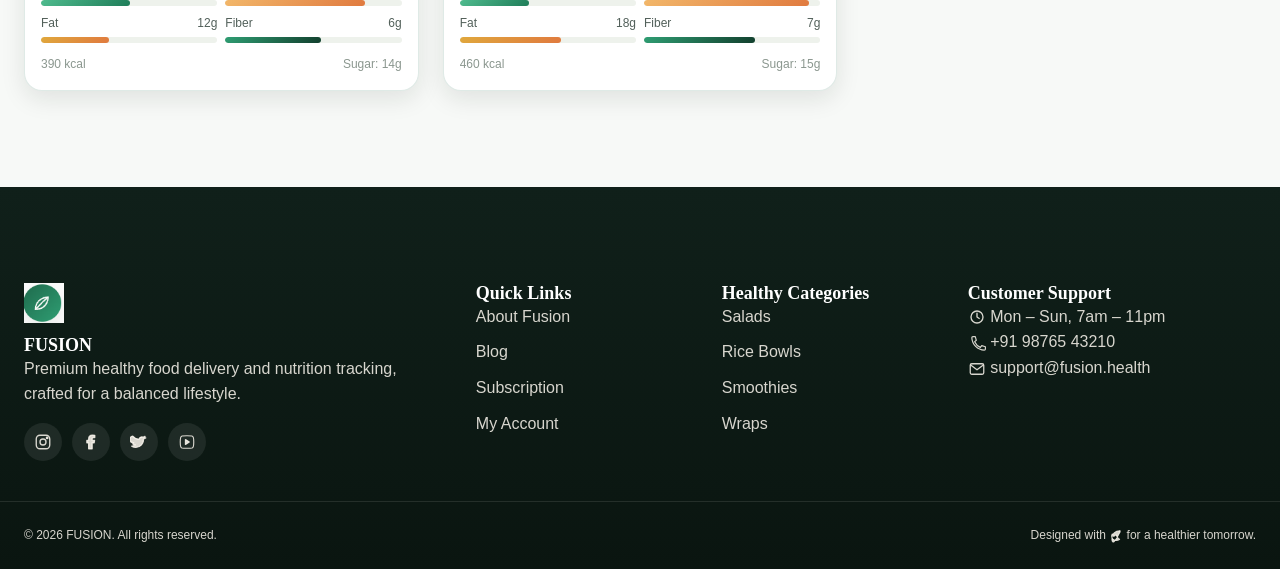
<file: nutrition.html>
<!DOCTYPE html>
<html lang="en">
<head>
  <meta charset="UTF-8">
  <meta name="viewport" content="width=device-width, initial-scale=1.0">
  <script>(function(){try{var t=localStorage.getItem("fusion_theme")||(matchMedia("(prefers-color-scheme: dark)").matches?"dark":"light");document.documentElement.setAttribute("data-theme",t);}catch(e){}})();</script>
  <title>Nutrition | FUSION — A Healthy Lifestyle</title>
  <meta name="description" content="Explore full nutrition breakdowns for every FUSION meal — protein, carbs, fat, fiber, sugar and calories, with search, filter and sort tools.">
  <link rel="canonical" href="nutrition.html">
  <link rel="stylesheet" href="css/variables.css">
  <link rel="stylesheet" href="css/style.css">
  <link rel="stylesheet" href="css/components.css">
  <link rel="stylesheet" href="css/animations.css">
  <link rel="stylesheet" href="css/responsive.css">
</head>
<body>
  <a class="skip-link" href="#main">Skip to main content</a>

  <div class="promo-bar">
    <svg class="icon promo-bar__truck" aria-hidden="true"><use href="images/icons/sprite.svg#icon-truck"></use></svg>
    <span>Now delivering via <strong>Swiggy</strong> &amp; <strong>Zomato</strong> — order your healthy meal today!</span>
  </div>

  <header>
    <nav class="navbar" aria-label="Primary navigation">
      <div class="container navbar__inner">
        <a href="index.html" class="navbar__brand">
          <span class="navbar__brand-mark" aria-hidden="true"><img src="images/icons/fusion-logo.png" alt="Fusion logo" class="navbar__brand-logo"></span>
          <span>FUSION<span class="navbar__brand-tagline">A Healthy Lifestyle</span></span>
        </a>
        <input type="checkbox" id="nav-toggle" class="navbar__toggle-input visually-hidden" aria-hidden="true">
        <label for="nav-toggle" class="navbar__toggle" aria-label="Toggle navigation menu"><span></span><span></span><span></span></label>
        <ul class="navbar__menu" id="primary-menu">
          <li><a href="index.html">Home</a></li>
          <li class="navbar__dropdown">
            <a href="categories.html">Categories <svg class="icon navbar__dropdown__chevron"><use href="images/icons/sprite.svg#icon-chevron-down"></use></svg></a>
            <div class="navbar__dropdown__panel navbar__mega-menu">
              <div class="navbar__mega-menu__inner">
                <div class="navbar__dropdown__col">
                  <h4>Fresh &amp; Light</h4>
                  <a href="products.html?category=healthy-salads">Healthy Salads</a>
                  <a href="products.html?category=veg-rice-bowls">Veg Rice Bowls</a>
                  <a href="products.html?category=non-veg-rice-bowls">Non-Veg Rice Bowls</a>
                </div>
                <div class="navbar__dropdown__col">
                  <h4>Bread &amp; Wraps</h4>
                  <a href="products.html?category=sandwiches">Sandwiches</a>
                  <a href="products.html?category=wraps">Wraps</a>
                </div>
                <div class="navbar__dropdown__col">
                  <h4>Sweet &amp; Drinks</h4>
                  <a href="products.html?category=pancakes">Pancakes</a>
                  <a href="products.html?category=smoothies">Smoothies</a>
                  <a href="products.html?category=healthy-cakes">Healthy Cakes</a>
                </div>
                <div class="navbar__dropdown__col">
                  <h4>Meal Plans</h4>
                  <a href="subscription.html">Weekly Plans</a>
                  <a href="subscription.html">Monthly Plans</a>
                </div>
                <a href="categories.html" class="navbar__dropdown__viewall">View All Categories &rarr;</a>
              </div>
            </div>
          </li>
          <li><a href="products.html">Meals</a></li>
          <li><a href="nutrition.html" aria-current="page">Nutrition</a></li>
          <li><a href="about.html">About</a></li>
          <li><a href="subscription.html">Subscription</a></li>
        </ul>
        <div class="navbar__actions">
          <button type="button" class="navbar__icon-btn theme-toggle" id="theme-toggle" aria-pressed="false" aria-label="Switch to dark mode"><svg class="icon icon--moon"><use href="images/icons/sprite.svg#icon-moon"></use></svg><svg class="icon icon--sun"><use href="images/icons/sprite.svg#icon-sun"></use></svg></button>
          <a href="cart.html" class="navbar__icon-btn" id="cart-icon" aria-label="View cart"><svg class="icon"><use href="images/icons/sprite.svg#icon-cart"></use></svg><span class="navbar__badge" data-cart-count>0</span></a>
          <div class="navbar__dropdown navbar__dropdown--account">
            <a href="login.html" class="navbar__icon-btn" id="account-icon" aria-label="Account / Login"><svg class="icon"><use href="images/icons/sprite.svg#icon-user"></use></svg></a>
            <div class="navbar__dropdown__panel">
              <a href="login.html"><svg class="icon icon--sm"><use href="images/icons/sprite.svg#icon-user"></use></svg> Login</a>
              <a href="signup.html"><svg class="icon icon--sm"><use href="images/icons/sprite.svg#icon-user"></use></svg> Sign Up</a>
            </div>
          </div>
        </div>
      </div>
    </nav>
  </header>

  <main id="main">
    <section class="hero hero--banner section--tight" aria-labelledby="page-heading" style="background-image:url('images/nutritionbanner.png');">
      <div class="container anim-fade-up" style="position:relative;z-index:1;">
        <div class="hero__textcard text-center">
          <nav class="breadcrumb" aria-label="Breadcrumb" style="justify-content:center;">
            <a href="index.html">Home</a><span>/</span><span aria-current="page">Nutrition</span>
          </nav>
          <p class="eyebrow">Know Your Macros</p>
          <h1 id="page-heading">Nutrition Explorer</h1>
          <p style="max-width:60ch;margin-inline:auto;">Search, filter and sort every meal by protein, calories, or price to match your exact goals.</p>
        </div>
      </div>
    </section>

    <section aria-label="Nutrition filters and listing">
      <div class="container">

        <form class="toolbar" id="nutrition-toolbar" role="search" action="#" method="get">
          <div class="search-box">
            <svg class="icon icon--sm" aria-hidden="true"><use href="images/icons/sprite.svg#icon-search"></use></svg>
            <label for="nutrition-search" class="visually-hidden">Search by food name</label>
            <input type="search" id="nutrition-search" name="q" placeholder="Search foods…" autocomplete="off">
          </div>
          <div class="filter-group" id="nutrition-category-filter" role="group" aria-label="Filter by category">
            <button type="button" class="filter-chip" aria-pressed="true" data-filter="all">All</button>
            <button type="button" class="filter-chip" data-filter="healthy-salads">Salads</button>
            <button type="button" class="filter-chip" data-filter="veg-rice-bowls">Bowls</button>
            <button type="button" class="filter-chip" data-filter="smoothies">Smoothies</button>
          </div>
          <label for="nutrition-sort" class="visually-hidden">Sort by</label>
          <select id="nutrition-sort" name="sort" class="select-box">
            <option value="default">Sort By</option>
            <option value="protein">Protein (High to Low)</option>
            <option value="calories">Calories (Low to High)</option>
            <option value="price-low">Price</option>
          </select>
        </form>

        <div class="grid grid--4" id="nutrition-grid" aria-live="polite">
          <p class="text-center" style="grid-column:1/-1;">Loading nutrition data…</p>
        </div>
      </div>
    </section>
  </main>

  <footer class="footer">
    <div class="container footer__grid">
      <div>
        <span class="footer__brand-mark" aria-hidden="true"><img src="images/icons/fusion-logo.png" alt="Fusion logo" class="footer__brand-logo"></span>
        <h4>FUSION</h4>
        <p>Premium healthy food delivery and nutrition tracking, crafted for a balanced lifestyle.</p>
        <div class="footer__socials">
          <a href="#" aria-label="FUSION on Instagram"><svg class="icon icon--sm"><use href="images/icons/sprite.svg#icon-instagram"></use></svg></a>
          <a href="#" aria-label="FUSION on Facebook"><svg class="icon icon--sm"><use href="images/icons/sprite.svg#icon-facebook"></use></svg></a>
          <a href="#" aria-label="FUSION on Twitter"><svg class="icon icon--sm"><use href="images/icons/sprite.svg#icon-twitter"></use></svg></a>
          <a href="#" aria-label="FUSION on YouTube"><svg class="icon icon--sm"><use href="images/icons/sprite.svg#icon-youtube"></use></svg></a>
        </div>
      </div>
      <div>
        <h4>Quick Links</h4>
        <ul class="footer__links">
          <li><a href="about.html">About Fusion</a></li>
          <li><a href="about.html#journal">Blog</a></li>
          <li><a href="subscription.html">Subscription</a></li>
          <li><a href="profile.html">My Account</a></li>
        </ul>
      </div>
      <div>
        <h4>Healthy Categories</h4>
        <ul class="footer__links">
          <li><a href="categories.html">Salads</a></li>
          <li><a href="categories.html">Rice Bowls</a></li>
          <li><a href="categories.html">Smoothies</a></li>
          <li><a href="categories.html">Wraps</a></li>
        </ul>
      </div>
      <div>
        <h4>Customer Support</h4>
        <p><svg class="icon icon--sm"><use href="images/icons/sprite.svg#icon-clock"></use></svg> Mon &ndash; Sun, 7am &ndash; 11pm</p>
        <p><svg class="icon icon--sm"><use href="images/icons/sprite.svg#icon-phone"></use></svg> +91 98765 43210</p>
        <p><svg class="icon icon--sm"><use href="images/icons/sprite.svg#icon-envelope"></use></svg> support@fusion.health</p>
      </div>
    </div>
    <div class="container footer__bottom">
      <p>&copy; 2026 FUSION. All rights reserved.</p>
      <p>Designed with <svg class="icon icon--xs" style="color:var(--color-secondary);"><use href="images/icons/sprite.svg#icon-leaf"></use></svg> for a healthier tomorrow.</p>
    </div>
  </footer>

  <a href="#main" class="back-to-top" aria-label="Back to top">↑</a>

  <script src="js/api.js"></script>
  <script src="js/cart.js"></script>
  <script src="js/render.js"></script>
  <script src="js/main.js"></script>
</body>
</html>
</file>
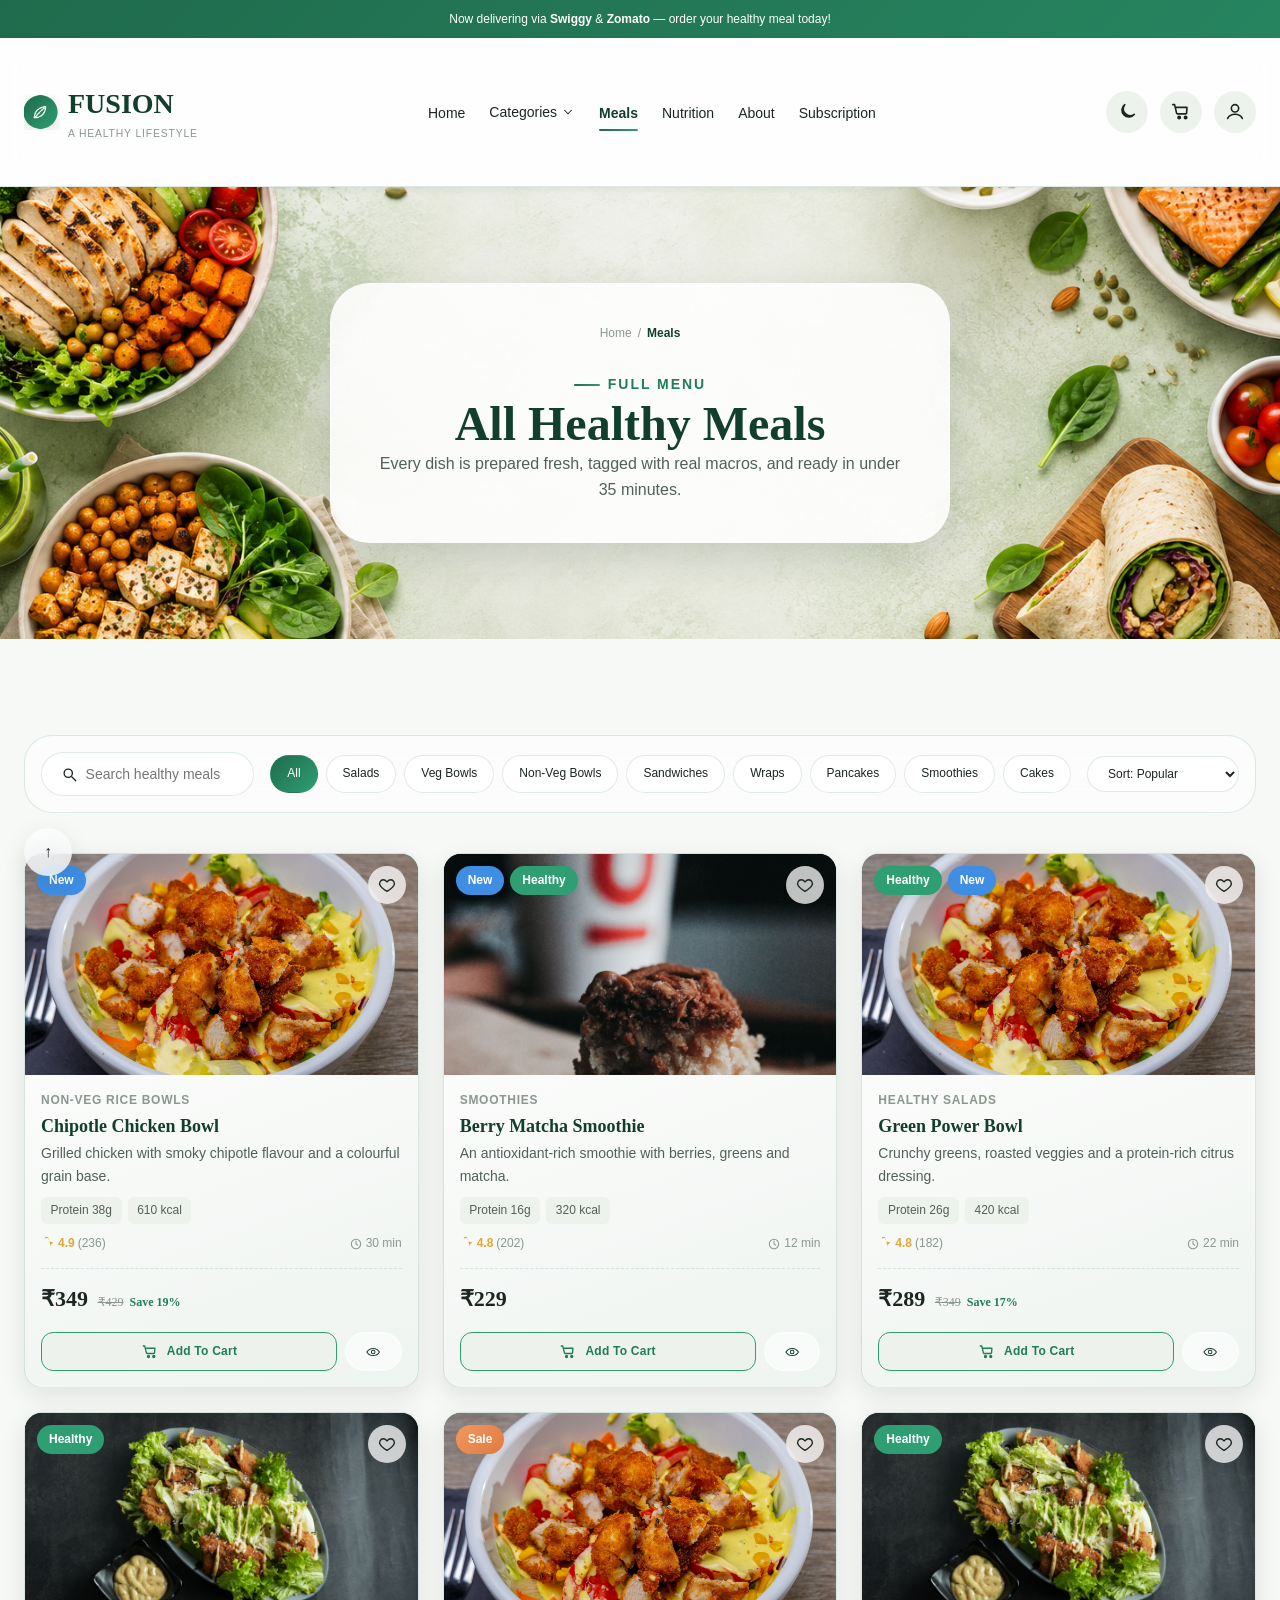
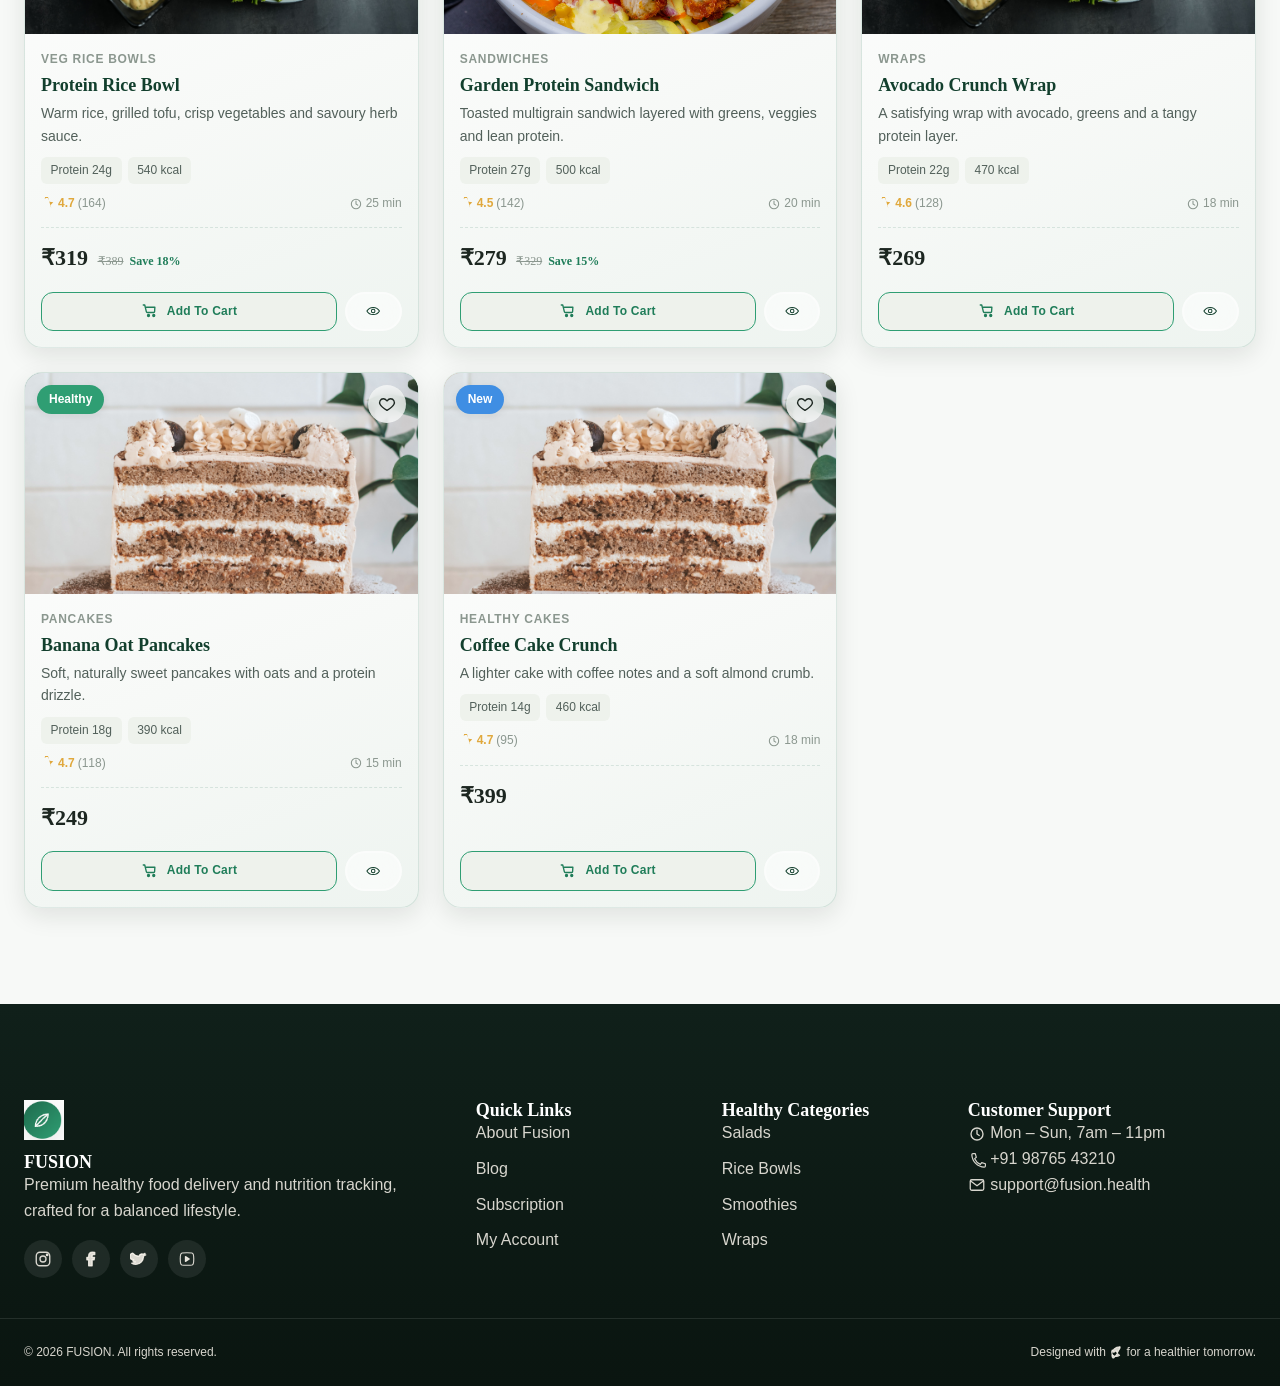
<file: products.html>
<!DOCTYPE html>
<html lang="en">
<head>
  <meta charset="UTF-8">
  <meta name="viewport" content="width=device-width, initial-scale=1.0">
  <script>(function(){try{var t=localStorage.getItem("fusion_theme")||(matchMedia("(prefers-color-scheme: dark)").matches?"dark":"light");document.documentElement.setAttribute("data-theme",t);}catch(e){}})();</script>
  <title>Meals | FUSION — A Healthy Lifestyle</title>
  <meta name="description" content="Shop every FUSION healthy meal — salads, bowls, wraps, smoothies and more — with full nutrition tags, ratings and delivery time.">
  <link rel="canonical" href="products.html">
  <link rel="stylesheet" href="css/variables.css">
  <link rel="stylesheet" href="css/style.css">
  <link rel="stylesheet" href="css/components.css">
  <link rel="stylesheet" href="css/animations.css">
  <link rel="stylesheet" href="css/responsive.css">
</head>
<body>
  <a class="skip-link" href="#main">Skip to main content</a>

  <div class="promo-bar">
    <svg class="icon promo-bar__truck" aria-hidden="true"><use href="images/icons/sprite.svg#icon-truck"></use></svg>
    <span>Now delivering via <strong>Swiggy</strong> &amp; <strong>Zomato</strong> — order your healthy meal today!</span>
  </div>

  <header>
    <nav class="navbar" aria-label="Primary navigation">
      <div class="container navbar__inner">
        <a href="index.html" class="navbar__brand">
          <span class="navbar__brand-mark" aria-hidden="true"><img src="images/icons/fusion-logo.png" alt="Fusion logo" class="navbar__brand-logo"></span>
          <span>FUSION<span class="navbar__brand-tagline">A Healthy Lifestyle</span></span>
        </a>
        <input type="checkbox" id="nav-toggle" class="navbar__toggle-input visually-hidden" aria-hidden="true">
        <label for="nav-toggle" class="navbar__toggle" aria-label="Toggle navigation menu"><span></span><span></span><span></span></label>
        <ul class="navbar__menu" id="primary-menu">
          <li><a href="index.html">Home</a></li>
          <li class="navbar__dropdown">
            <a href="categories.html">Categories <svg class="icon navbar__dropdown__chevron"><use href="images/icons/sprite.svg#icon-chevron-down"></use></svg></a>
            <div class="navbar__dropdown__panel navbar__mega-menu">
              <div class="navbar__mega-menu__inner">
                <div class="navbar__dropdown__col">
                  <h4>Fresh &amp; Light</h4>
                  <a href="products.html?category=healthy-salads.jpg">Healthy Salads</a>
                  <a href="products.html?category=veg-rice-bowls">Veg Rice Bowls</a>
                  <a href="products.html?category=non-veg-rice-bowls">Non-Veg Rice Bowls</a>
                </div>
                <div class="navbar__dropdown__col">
                  <h4>Bread &amp; Wraps</h4>
                  <a href="products.html?category=sandwiches">Sandwiches</a>
                  <a href="products.html?category=wraps">Wraps</a>
                </div>
                <div class="navbar__dropdown__col">
                  <h4>Sweet &amp; Drinks</h4>
                  <a href="products.html?category=pancakes">Pancakes</a>
                  <a href="products.html?category=smoothies">Smoothies</a>
                  <a href="products.html?category=healthy-cakes">Healthy Cakes</a>
                </div>
                <div class="navbar__dropdown__col">
                  <h4>Meal Plans</h4>
                  <a href="subscription.html">Weekly Plans</a>
                  <a href="subscription.html">Monthly Plans</a>
                </div>
                <a href="categories.html" class="navbar__dropdown__viewall">View All Categories &rarr;</a>
              </div>
            </div>
          </li>
          <li><a href="products.html" aria-current="page">Meals</a></li>
          <li><a href="nutrition.html">Nutrition</a></li>
          <li><a href="about.html">About</a></li>
          <li><a href="subscription.html">Subscription</a></li>
        </ul>
        <div class="navbar__actions">
          <button type="button" class="navbar__icon-btn theme-toggle" id="theme-toggle" aria-pressed="false" aria-label="Switch to dark mode"><svg class="icon icon--moon"><use href="images/icons/sprite.svg#icon-moon"></use></svg><svg class="icon icon--sun"><use href="images/icons/sprite.svg#icon-sun"></use></svg></button>
          <a href="cart.html" class="navbar__icon-btn" id="cart-icon" aria-label="View cart"><svg class="icon"><use href="images/icons/sprite.svg#icon-cart"></use></svg><span class="navbar__badge" data-cart-count>0</span></a>
          <div class="navbar__dropdown navbar__dropdown--account">
            <a href="login.html" class="navbar__icon-btn" id="account-icon" aria-label="Account / Login"><svg class="icon"><use href="images/icons/sprite.svg#icon-user"></use></svg></a>
            <div class="navbar__dropdown__panel">
              <a href="login.html"><svg class="icon icon--sm"><use href="images/icons/sprite.svg#icon-user"></use></svg> Login</a>
              <a href="signup.html"><svg class="icon icon--sm"><use href="images/icons/sprite.svg#icon-user"></use></svg> Sign Up</a>
            </div>
          </div>
        </div>
      </div>
    </nav>
  </header>

  <main id="main">
    <section class="hero hero--banner section--tight" aria-labelledby="page-heading" style="background-image:url('images/fusionassets/productsbanner.jpg');">
      <div class="container anim-fade-up" style="position:relative;z-index:1;">
        <div class="hero__textcard text-center">
          <nav class="breadcrumb" aria-label="Breadcrumb" style="justify-content:center;">
            <a href="index.html">Home</a><span>/</span><span aria-current="page">Meals</span>
          </nav>
          <p class="eyebrow">Full Menu</p>
          <h1 id="page-heading">All Healthy Meals</h1>
          <p style="max-width:60ch;margin-inline:auto;">Every dish is prepared fresh, tagged with real macros, and ready in under 35 minutes.</p>
        </div>
      </div>
    </section>

    <section aria-label="Product filters and listing">
      <div class="container">

        <form class="toolbar" id="product-toolbar" role="search" action="#" method="get">
          <div class="search-box">
            <svg class="icon icon--sm" aria-hidden="true"><use href="images/icons/sprite.svg#icon-search"></use></svg>
            <label for="product-search" class="visually-hidden">Search products</label>
            <input type="search" id="product-search" name="q" placeholder="Search healthy meals…" autocomplete="off">
          </div>
          <div class="filter-group" id="category-filter" role="group" aria-label="Filter by category">
            <button type="button" class="filter-chip" aria-pressed="true" data-filter="all">All</button>
            <button type="button" class="filter-chip" data-filter="healthy-salads">Salads</button>
            <button type="button" class="filter-chip" data-filter="veg-rice-bowls">Veg Bowls</button>
            <button type="button" class="filter-chip" data-filter="non-veg-rice-bowls">Non-Veg Bowls</button>
            <button type="button" class="filter-chip" data-filter="sandwiches">Sandwiches</button>
            <button type="button" class="filter-chip" data-filter="wraps">Wraps</button>
            <button type="button" class="filter-chip" data-filter="pancakes">Pancakes</button>
            <button type="button" class="filter-chip" data-filter="smoothies">Smoothies</button>
            <button type="button" class="filter-chip" data-filter="healthy-cakes">Cakes</button>
          </div>
          <label for="sort-select" class="visually-hidden">Sort products</label>
          <select id="sort-select" name="sort" class="select-box">
            <option value="popular">Sort: Popular</option>
            <option value="price-low">Price: Low to High</option>
            <option value="price-high">Price: High to Low</option>
            <option value="rating">Rating</option>
          </select>
        </form>

        <div class="grid grid--4" id="product-grid" aria-live="polite">
          <p class="text-center" style="grid-column:1/-1;">Loading healthy meals…</p>
        </div>
      </div>
    </section>
  </main>

  <footer class="footer">
    <div class="container footer__grid">
      <div>
        <span class="footer__brand-mark" aria-hidden="true"><img src="images/icons/fusion-logo.png" alt="Fusion logo" class="footer__brand-logo"></span>
        <h4>FUSION</h4>
        <p>Premium healthy food delivery and nutrition tracking, crafted for a balanced lifestyle.</p>
        <div class="footer__socials">
          <a href="#" aria-label="FUSION on Instagram"><svg class="icon icon--sm"><use href="images/icons/sprite.svg#icon-instagram"></use></svg></a>
          <a href="#" aria-label="FUSION on Facebook"><svg class="icon icon--sm"><use href="images/icons/sprite.svg#icon-facebook"></use></svg></a>
          <a href="#" aria-label="FUSION on Twitter"><svg class="icon icon--sm"><use href="images/icons/sprite.svg#icon-twitter"></use></svg></a>
          <a href="#" aria-label="FUSION on YouTube"><svg class="icon icon--sm"><use href="images/icons/sprite.svg#icon-youtube"></use></svg></a>
        </div>
      </div>
      <div>
        <h4>Quick Links</h4>
        <ul class="footer__links">
          <li><a href="about.html">About Fusion</a></li>
          <li><a href="about.html#journal">Blog</a></li>
          <li><a href="subscription.html">Subscription</a></li>
          <li><a href="profile.html">My Account</a></li>
        </ul>
      </div>
      <div>
        <h4>Healthy Categories</h4>
        <ul class="footer__links">
          <li><a href="categories.html">Salads</a></li>
          <li><a href="categories.html">Rice Bowls</a></li>
          <li><a href="categories.html">Smoothies</a></li>
          <li><a href="categories.html">Wraps</a></li>
        </ul>
      </div>
      <div>
        <h4>Customer Support</h4>
        <p><svg class="icon icon--sm"><use href="images/icons/sprite.svg#icon-clock"></use></svg> Mon &ndash; Sun, 7am &ndash; 11pm</p>
        <p><svg class="icon icon--sm"><use href="images/icons/sprite.svg#icon-phone"></use></svg> +91 98765 43210</p>
        <p><svg class="icon icon--sm"><use href="images/icons/sprite.svg#icon-envelope"></use></svg> support@fusion.health</p>
      </div>
    </div>
    <div class="container footer__bottom">
      <p>&copy; 2026 FUSION. All rights reserved.</p>
      <p>Designed with <svg class="icon icon--xs" style="color:var(--color-secondary);"><use href="images/icons/sprite.svg#icon-leaf"></use></svg> for a healthier tomorrow.</p>
    </div>
  </footer>

  <a href="#main" class="back-to-top" aria-label="Back to top">↑</a>

  <script src="js/api.js"></script>
  <script src="js/cart.js"></script>
  <script src="js/render.js"></script>
  <script src="js/main.js"></script>
</body>
</html>
</file>
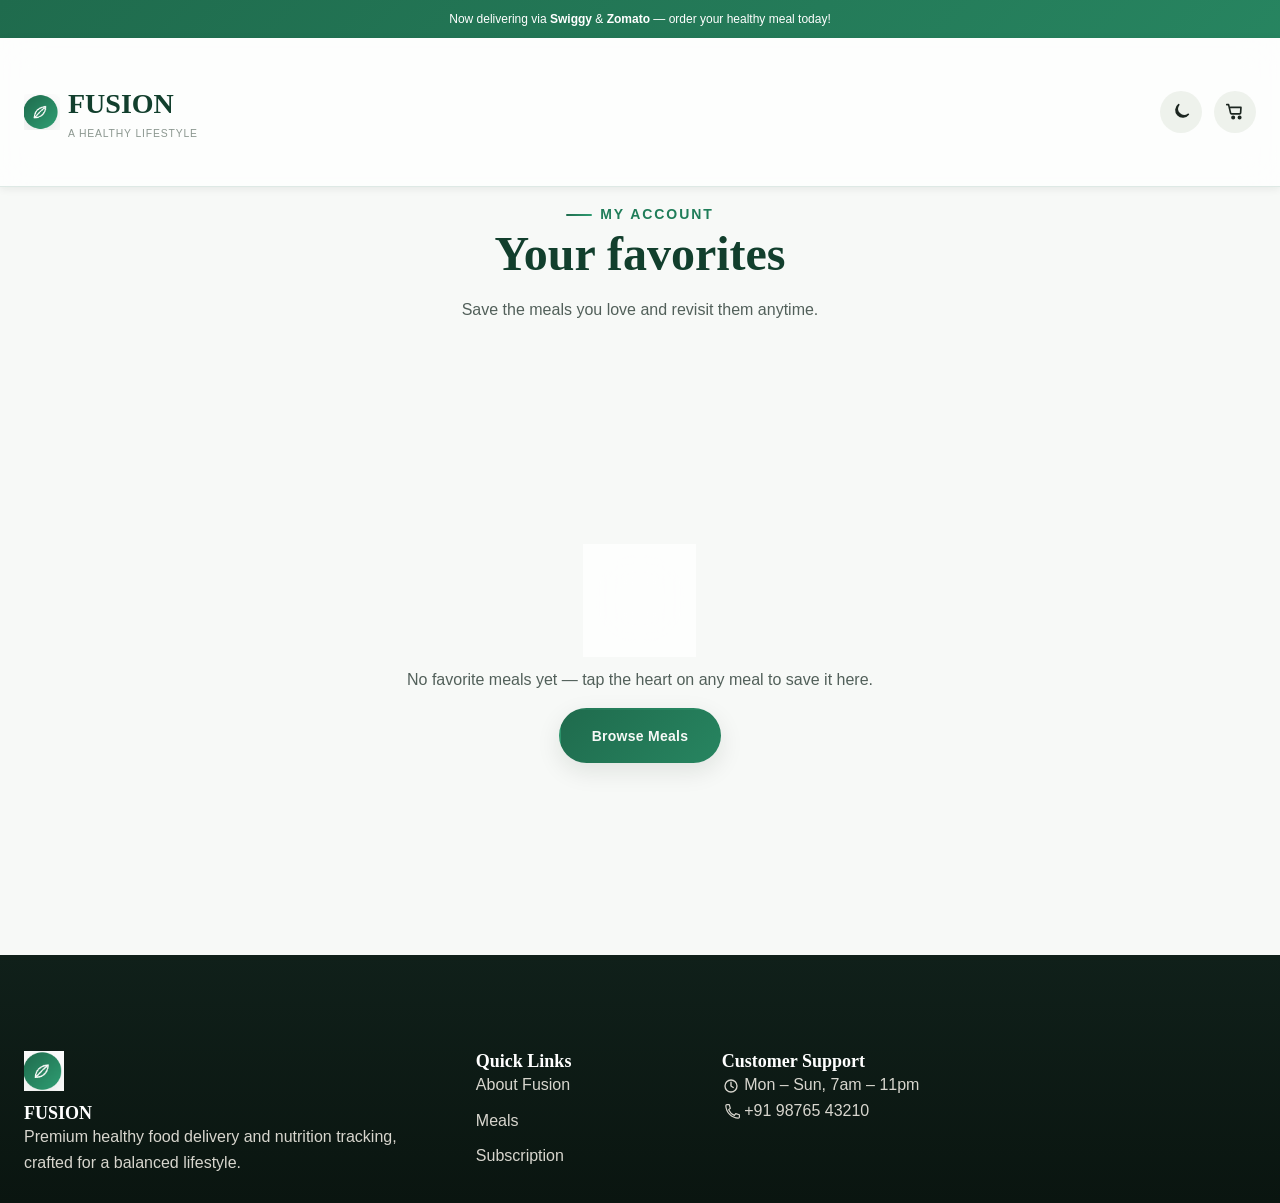
<file: profile.html>
﻿<!DOCTYPE html>
<html lang="en">
<head>
  <meta charset="UTF-8">
  <meta name="viewport" content="width=device-width, initial-scale=1.0">
  <script>(function(){try{var t=localStorage.getItem("fusion_theme")||(matchMedia("(prefers-color-scheme: dark)").matches?"dark":"light");document.documentElement.setAttribute("data-theme",t);}catch(e){}})();</script>
  <title>My Account | FUSION</title>
  <meta name="description" content="Manage your FUSION account, favorites and healthy meal plan.">
  <link rel="canonical" href="profile.html">
  <link rel="stylesheet" href="css/variables.css">
  <link rel="stylesheet" href="css/style.css">
  <link rel="stylesheet" href="css/components.css">
  <link rel="stylesheet" href="css/animations.css">
  <link rel="stylesheet" href="css/responsive.css">
</head>
<body>
  <a class="skip-link" href="#main">Skip to main content</a>

  <div class="promo-bar">
    <svg class="icon promo-bar__truck" aria-hidden="true"><use href="images/icons/sprite.svg#icon-truck"></use></svg>
    <span>Now delivering via <strong>Swiggy</strong> &amp; <strong>Zomato</strong> — order your healthy meal today!</span>
  </div>

  <header>
    <nav class="navbar" aria-label="Primary navigation">
      <div class="container navbar__inner">
        <a href="index.html" class="navbar__brand">
          <span class="navbar__brand-mark" aria-hidden="true"><img src="images/icons/fusion-logo.png" alt="Fusion logo" class="navbar__brand-logo"></span>
          <span>FUSION<span class="navbar__brand-tagline">A Healthy Lifestyle</span></span>
        </a>
        <div class="navbar__actions">
          <button type="button" class="navbar__icon-btn theme-toggle" id="theme-toggle" aria-pressed="false" aria-label="Switch to dark mode"><svg class="icon icon--moon"><use href="images/icons/sprite.svg#icon-moon"></use></svg><svg class="icon icon--sun"><use href="images/icons/sprite.svg#icon-sun"></use></svg></button>
          <a href="cart.html" class="navbar__icon-btn" id="cart-icon" aria-label="View cart"><svg class="icon"><use href="images/icons/sprite.svg#icon-cart"></use></svg><span class="navbar__badge" data-cart-count>0</span></a>
        </div>
      </div>
    </nav>
  </header>

  <main id="main" class="container section">
    <div class="section-heading reveal">
      <p class="eyebrow">My account</p>
      <h1>Your favorites</h1>
      <p>Save the meals you love and revisit them anytime.</p>
    </div>

    <section aria-label="Favorite meals">
      <div class="grid grid--4" id="favorite-meals-grid" aria-live="polite"></div>
    </section>
  </main>

  <footer class="footer">
    <div class="container footer__grid">
      <div>
        <span class="footer__brand-mark" aria-hidden="true"><img src="images/icons/fusion-logo.png" alt="Fusion logo" class="footer__brand-logo"></span>
        <h4>FUSION</h4>
        <p>Premium healthy food delivery and nutrition tracking, crafted for a balanced lifestyle.</p>
      </div>
      <div>
        <h4>Quick Links</h4>
        <ul class="footer__links">
          <li><a href="about.html">About Fusion</a></li>
          <li><a href="products.html">Meals</a></li>
          <li><a href="subscription.html">Subscription</a></li>
        </ul>
      </div>
      <div>
        <h4>Customer Support</h4>
        <p><svg class="icon icon--sm"><use href="images/icons/sprite.svg#icon-clock"></use></svg> Mon &ndash; Sun, 7am &ndash; 11pm</p>
        <p><svg class="icon icon--sm"><use href="images/icons/sprite.svg#icon-phone"></use></svg> +91 98765 43210</p>
      </div>
    </div>
  </footer>

  <script src="js/api.js"></script>
  <script src="js/cart.js"></script>
  <script src="js/render.js"></script>
  <script src="js/main.js"></script>
</body>
</html>
</file>
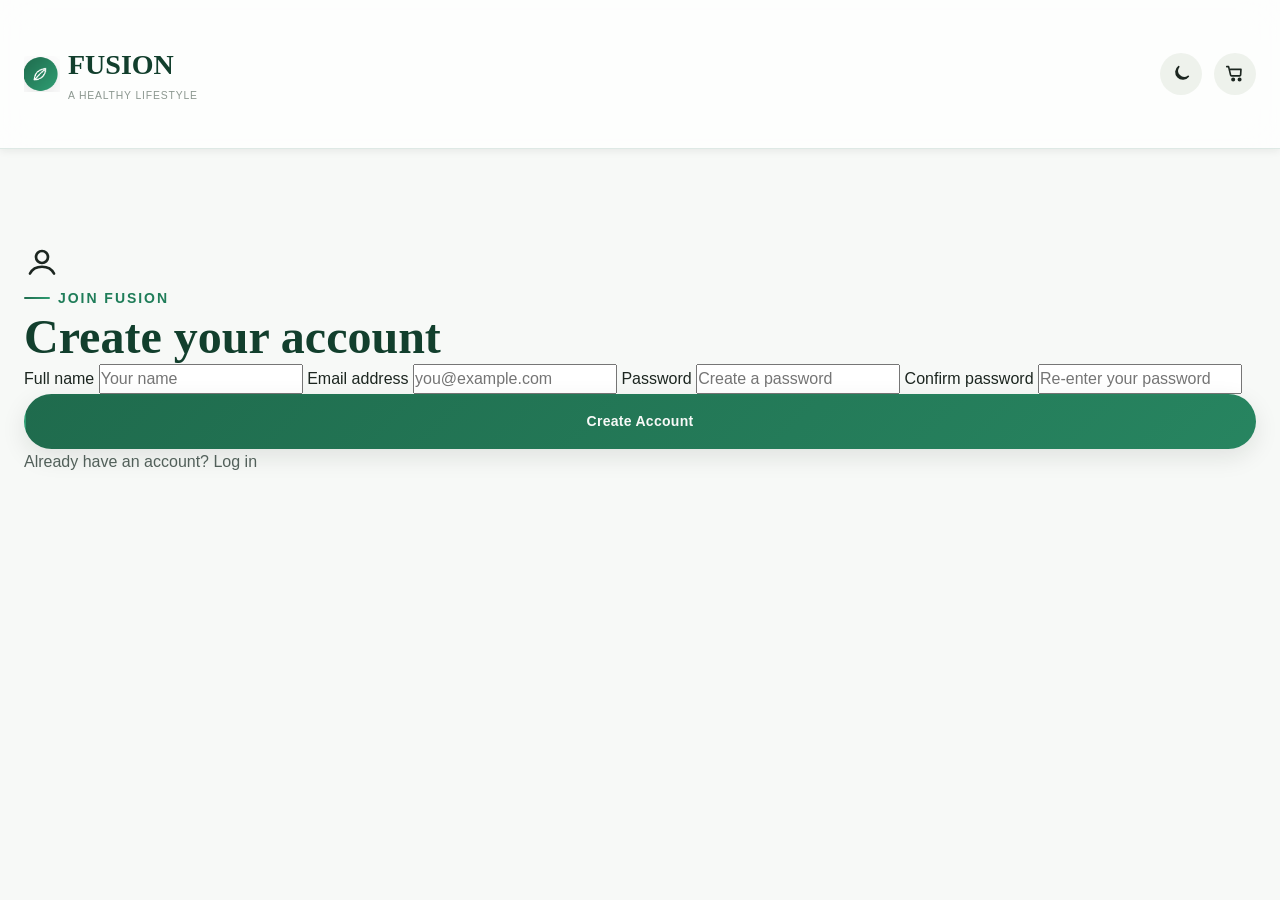
<file: signup.html>
﻿<!DOCTYPE html>
<html lang="en">
<head>
  <meta charset="UTF-8">
  <meta name="viewport" content="width=device-width, initial-scale=1.0">
  <script>(function(){try{var t=localStorage.getItem("fusion_theme")||(matchMedia("(prefers-color-scheme: dark)").matches?"dark":"light");document.documentElement.setAttribute("data-theme",t);}catch(e){}})();</script>
  <title>Create Account | FUSION</title>
  <meta name="description" content="Create your FUSION account to start ordering healthy meals and subscriptions.">
  <link rel="canonical" href="signup.html">
  <link rel="stylesheet" href="css/variables.css">
  <link rel="stylesheet" href="css/style.css">
  <link rel="stylesheet" href="css/components.css">
  <link rel="stylesheet" href="css/animations.css">
  <link rel="stylesheet" href="css/responsive.css">
</head>
<body>
  <a class="skip-link" href="#main">Skip to main content</a>

  <header>
    <nav class="navbar" aria-label="Primary navigation">
      <div class="container navbar__inner">
        <a href="index.html" class="navbar__brand">
          <span class="navbar__brand-mark" aria-hidden="true"><img src="images/icons/fusion-logo.png" alt="Fusion logo" class="navbar__brand-logo"></span>
          <span>FUSION<span class="navbar__brand-tagline">A Healthy Lifestyle</span></span>
        </a>
        <div class="navbar__actions">
          <button type="button" class="navbar__icon-btn theme-toggle" id="theme-toggle" aria-pressed="false" aria-label="Switch to dark mode"><svg class="icon icon--moon"><use href="images/icons/sprite.svg#icon-moon"></use></svg><svg class="icon icon--sun"><use href="images/icons/sprite.svg#icon-sun"></use></svg></button>
          <a href="cart.html" class="navbar__icon-btn" id="cart-icon" aria-label="View cart"><svg class="icon"><use href="images/icons/sprite.svg#icon-cart"></use></svg><span class="navbar__badge" data-cart-count>0</span></a>
        </div>
      </div>
    </nav>
  </header>

  <main id="main" class="auth-page container">
    <section class="auth-card reveal">
      <div class="auth-mark"><svg class="icon icon--xl"><use href="images/icons/sprite.svg#icon-user"></use></svg></div>
      <p class="eyebrow">Join FUSION</p>
      <h1>Create your account</h1>

      <form id="signup-form" action="#" method="post">
        <label class="field-label" for="signup-name">Full name</label>
        <input type="text" id="signup-name" name="name" placeholder="Your name" required>

        <label class="field-label" for="signup-email">Email address</label>
        <input type="email" id="signup-email" name="email" placeholder="you@example.com" required>

        <label class="field-label" for="signup-password">Password</label>
        <input type="password" id="signup-password" name="password" placeholder="Create a password" required>

        <label class="field-label" for="signup-confirm-password">Confirm password</label>
        <input type="password" id="signup-confirm-password" name="confirmPassword" placeholder="Re-enter your password" required>

        <button type="submit" class="btn btn--primary btn--block">Create Account</button>
      </form>

      <p class="auth-switch">Already have an account? <a href="login.html">Log in</a></p>
    </section>
  </main>

  <script src="js/api.js"></script>
  <script src="js/cart.js"></script>
  <script src="js/render.js"></script>
  <script src="js/main.js"></script>
</body>
</html>
</file>
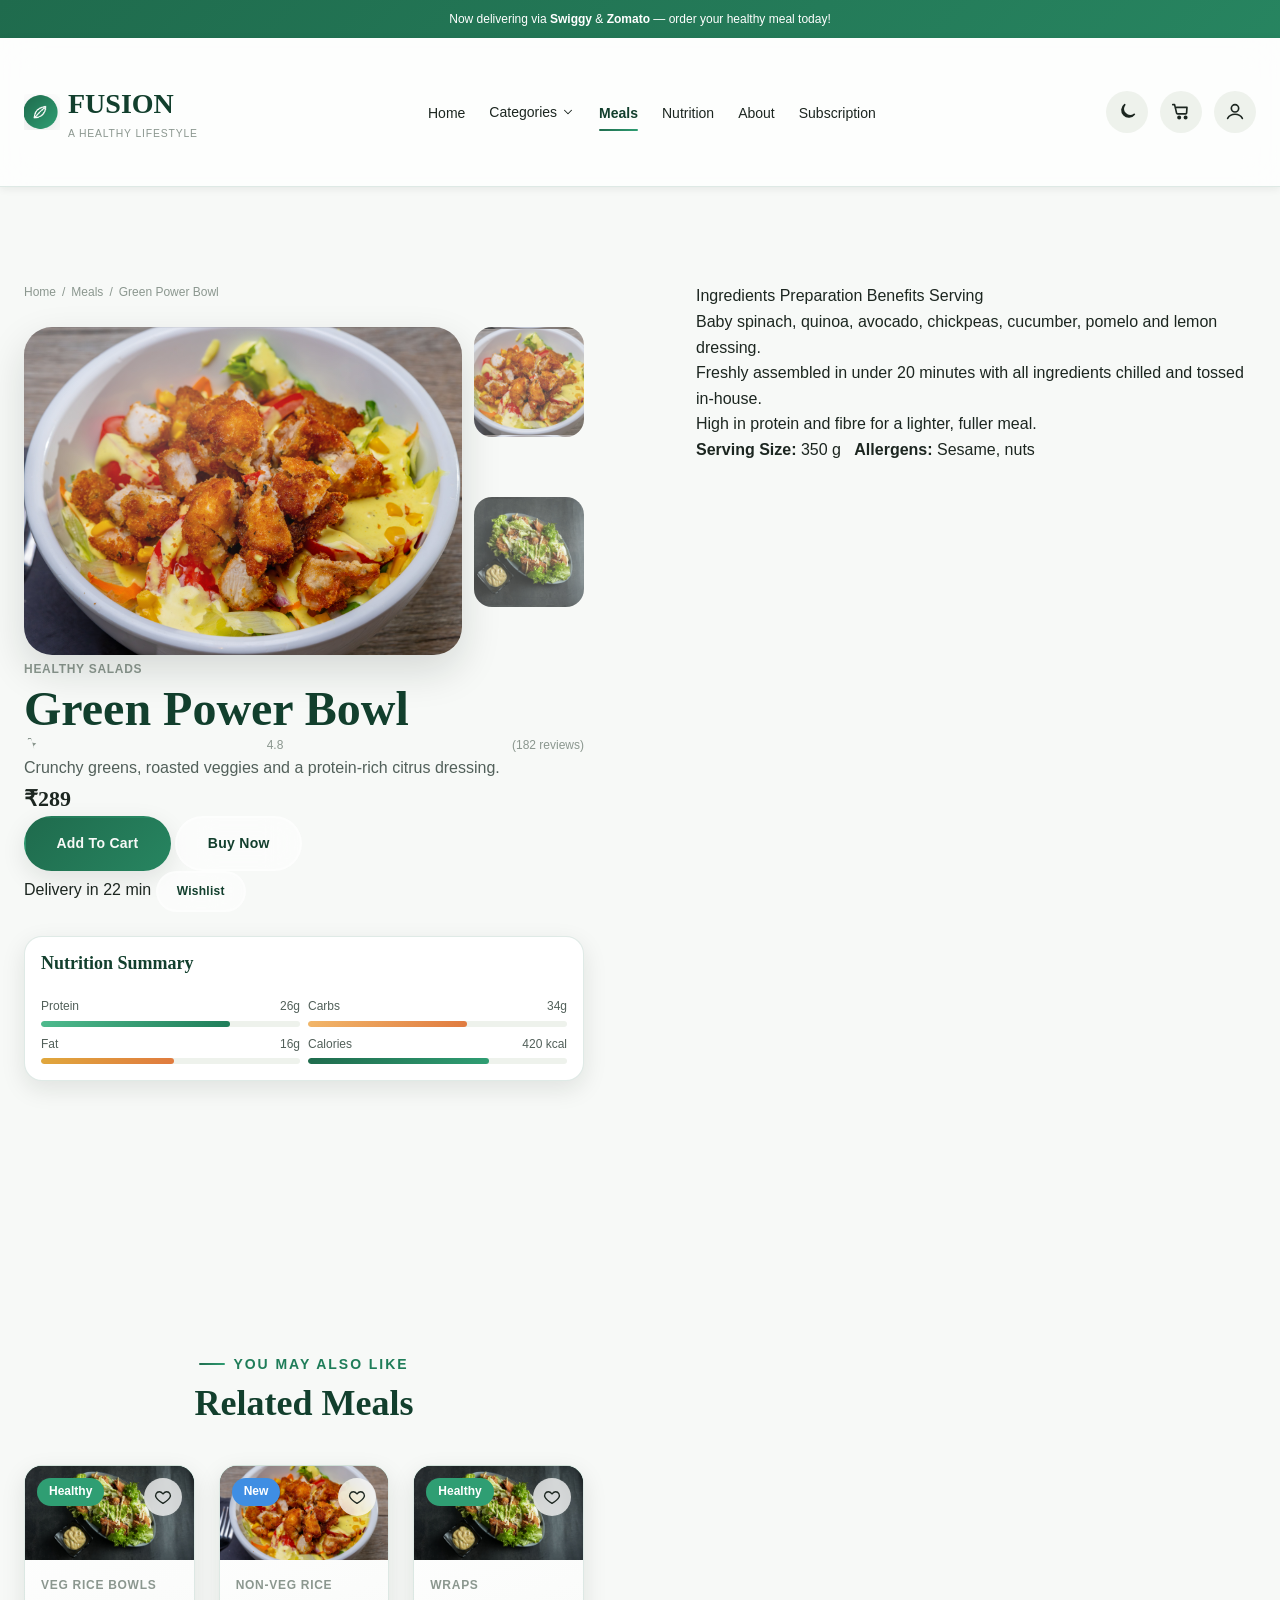
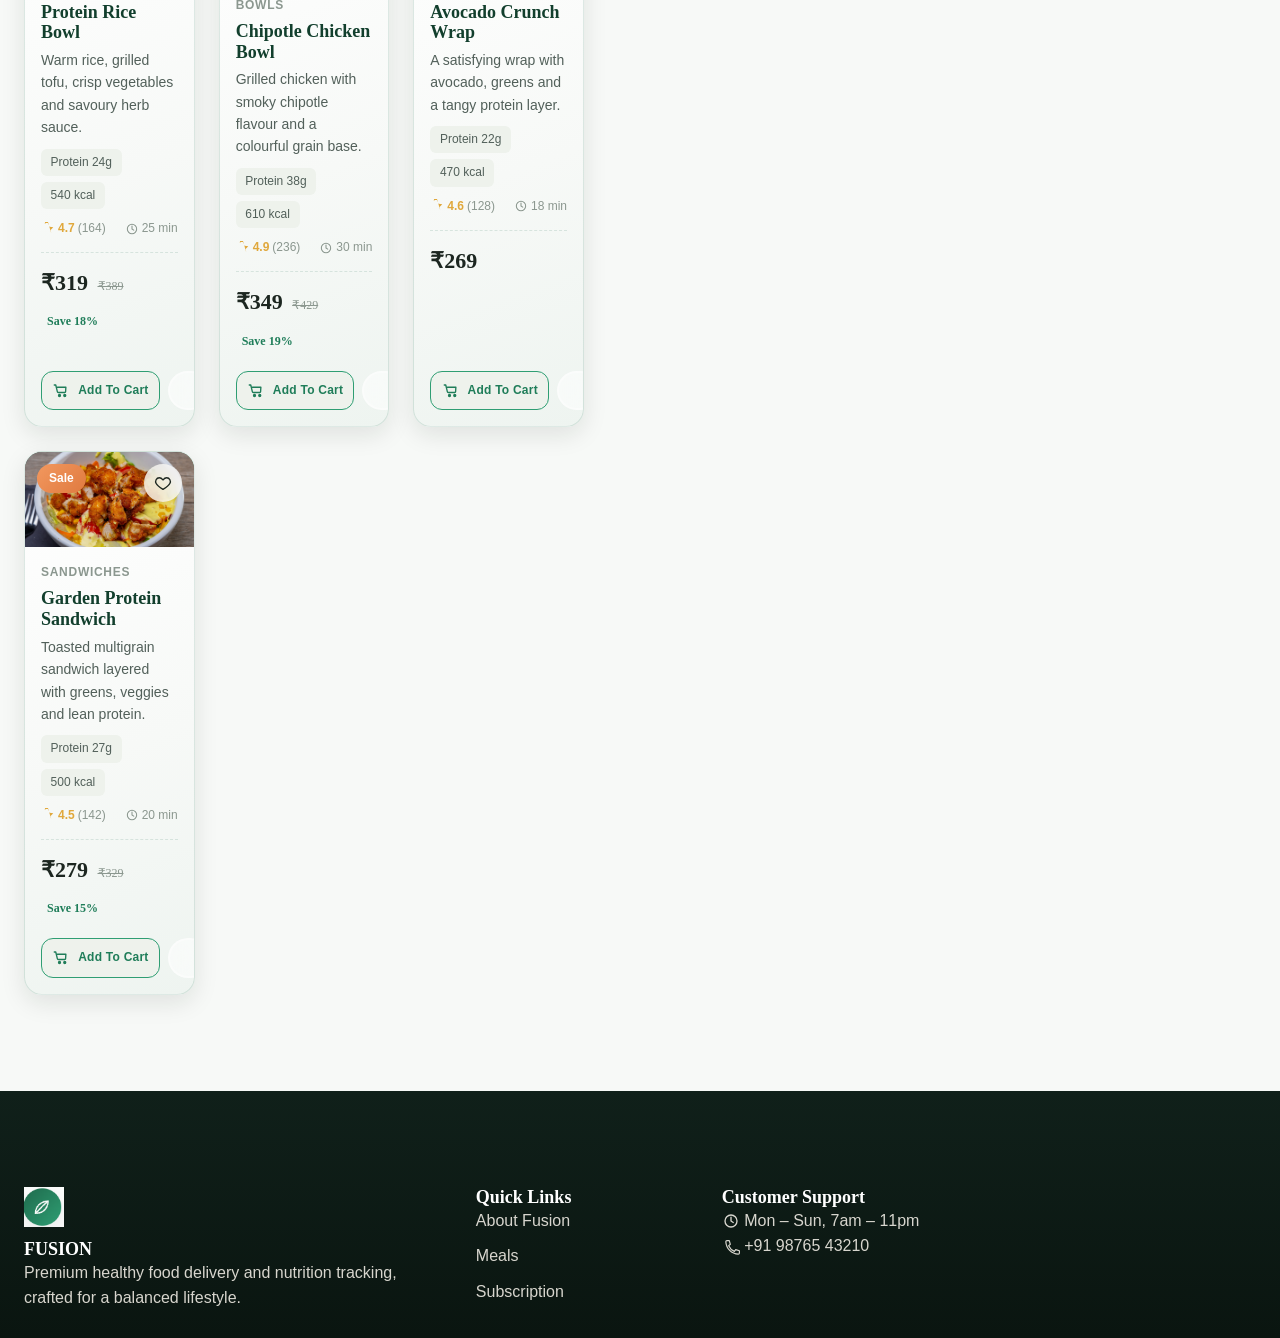
<file: singlepage.html>
<!DOCTYPE html>
<html lang="en">
<head>
  <meta charset="UTF-8">
  <meta name="viewport" content="width=device-width, initial-scale=1.0">
  <script>(function(){try{var t=localStorage.getItem("fusion_theme")||(matchMedia("(prefers-color-scheme: dark)").matches?"dark":"light");document.documentElement.setAttribute("data-theme",t);}catch(e){}})();</script>
  <title>Meal Details | FUSION</title>
  <meta name="description" content="Healthy meal details and nutrition information from FUSION.">
  <link rel="canonical" href="singlepage.html">
  <link rel="stylesheet" href="css/variables.css">
  <link rel="stylesheet" href="css/style.css">
  <link rel="stylesheet" href="css/components.css">
  <link rel="stylesheet" href="css/animations.css">
  <link rel="stylesheet" href="css/responsive.css">
</head>
<body>
  <a class="skip-link" href="#main">Skip to main content</a>

  <div class="promo-bar">
    <svg class="icon promo-bar__truck" aria-hidden="true"><use href="images/icons/sprite.svg#icon-truck"></use></svg>
    <span>Now delivering via <strong>Swiggy</strong> &amp; <strong>Zomato</strong> — order your healthy meal today!</span>
  </div>

  <header>
    <nav class="navbar" aria-label="Primary navigation">
      <div class="container navbar__inner">
        <a href="index.html" class="navbar__brand">
          <span class="navbar__brand-mark" aria-hidden="true"><img src="images/icons/fusion-logo.png" alt="Fusion logo" class="navbar__brand-logo"></span>
          <span>FUSION<span class="navbar__brand-tagline">A Healthy Lifestyle</span></span>
        </a>
        <input type="checkbox" id="nav-toggle" class="navbar__toggle-input visually-hidden" aria-hidden="true">
        <label for="nav-toggle" class="navbar__toggle" aria-label="Toggle navigation menu"><span></span><span></span><span></span></label>
        <ul class="navbar__menu" id="primary-menu">
          <li><a href="index.html">Home</a></li>
          <li class="navbar__dropdown">
            <a href="categories.html">Categories <svg class="icon navbar__dropdown__chevron"><use href="images/icons/sprite.svg#icon-chevron-down"></use></svg></a>
            <div class="navbar__dropdown__panel navbar__mega-menu">
              <div class="navbar__mega-menu__inner">
                <div class="navbar__dropdown__col">
                  <h4>Fresh &amp; Light</h4>
                  <a href="products.html?category=healthy-salads">Healthy Salads</a>
                  <a href="products.html?category=veg-rice-bowls">Veg Rice Bowls</a>
                  <a href="products.html?category=non-veg-rice-bowls">Non-Veg Rice Bowls</a>
                </div>
                <div class="navbar__dropdown__col">
                  <h4>Bread &amp; Wraps</h4>
                  <a href="products.html?category=sandwiches">Sandwiches</a>
                  <a href="products.html?category=wraps">Wraps</a>
                </div>
                <div class="navbar__dropdown__col">
                  <h4>Sweet &amp; Drinks</h4>
                  <a href="products.html?category=pancakes">Pancakes</a>
                  <a href="products.html?category=smoothies">Smoothies</a>
                  <a href="products.html?category=healthy-cakes">Healthy Cakes</a>
                </div>
                <div class="navbar__dropdown__col">
                  <h4>Meal Plans</h4>
                  <a href="subscription.html">Weekly Plans</a>
                  <a href="subscription.html">Monthly Plans</a>
                </div>
                <a href="categories.html" class="navbar__dropdown__viewall">View All Categories &rarr;</a>
              </div>
            </div>
          </li>
          <li><a href="products.html" aria-current="page">Meals</a></li>
          <li><a href="nutrition.html">Nutrition</a></li>
          <li><a href="about.html">About</a></li>
          <li><a href="subscription.html">Subscription</a></li>
        </ul>
        <div class="navbar__actions">
          <button type="button" class="navbar__icon-btn theme-toggle" id="theme-toggle" aria-pressed="false" aria-label="Switch to dark mode"><svg class="icon icon--moon"><use href="images/icons/sprite.svg#icon-moon"></use></svg><svg class="icon icon--sun"><use href="images/icons/sprite.svg#icon-sun"></use></svg></button>
          <a href="cart.html" class="navbar__icon-btn" id="cart-icon" aria-label="View cart"><svg class="icon"><use href="images/icons/sprite.svg#icon-cart"></use></svg><span class="navbar__badge" data-cart-count>0</span></a>
          <div class="navbar__dropdown navbar__dropdown--account">
            <a href="login.html" class="navbar__icon-btn" id="account-icon" aria-label="Account / Login"><svg class="icon"><use href="images/icons/sprite.svg#icon-user"></use></svg></a>
            <div class="navbar__dropdown__panel">
              <a href="login.html"><svg class="icon icon--sm"><use href="images/icons/sprite.svg#icon-user"></use></svg> Login</a>
              <a href="signup.html"><svg class="icon icon--sm"><use href="images/icons/sprite.svg#icon-user"></use></svg> Sign Up</a>
            </div>
          </div>
        </div>
      </div>
    </nav>
  </header>

  <main id="main" class="singlepage-layout">
    <section class="container" aria-labelledby="product-title">
      <nav class="breadcrumb" aria-label="Breadcrumb">
        <a href="index.html">Home</a><span>/</span><a href="products.html">Meals</a><span>/</span><span id="breadcrumb-current">Meal</span>
      </nav>

      <div class="singlepage-layout__content" id="product-info">
        <div class="gallery" id="product-gallery">
          <button type="button" class="gallery__thumb is-active" id="gallery-thumb-1" aria-label="View first meal photo" hidden></button>
          <button type="button" class="gallery__thumb" id="gallery-thumb-2" aria-label="View second meal photo" hidden></button>
          <div class="gallery__frame icon-banner" id="gallery-main-frame">
            <svg class="icon icon--xl" id="gallery-icon-main" aria-hidden="true"><use href="images/icons/sprite.svg#icon-salad"></use></svg>
          </div>
        </div>

        <div class="product-details">
          <span class="product-card__category" id="product-category-label">Healthy Meal</span>
          <h1 id="product-title">Meal details</h1>
          <div class="product-card__meta" id="product-rating"></div>
          <p id="product-description"></p>

          <div class="product-detail__purchase">
            <div class="product-card__price" id="product-price">₹0</div>
            <div class="product-detail__actions">
              <button type="button" class="btn btn--primary" data-action="add-to-cart" id="main-add-to-cart-btn">Add To Cart</button>
              <button type="button" class="btn btn--ghost" data-action="buy-now">Buy Now</button>
            </div>
          </div>

          <div class="product-detail__info-row">
            <span id="product-delivery"></span>
            <button type="button" class="btn btn--ghost btn--sm" id="product-wishlist-btn" data-action="toggle-favorite" aria-label="Add to wishlist" aria-pressed="false">Wishlist</button>
          </div>

          <div class="nutrition-card mt-md">
            <h2 style="font-size:var(--fs-md);margin-bottom:var(--space-xs);">Nutrition Summary</h2>
            <div id="nutrition-summary-macros" class="nutrition-card__macros"></div>
          </div>
        </div>
      </div>
    </section>

    <section class="container" aria-label="Nutrition and ingredients tabs">
      <div class="tabs" role="tablist" aria-label="Product details">
        <button type="button" class="tab is-active" role="tab" aria-selected="true" data-tab="ingredients">Ingredients</button>
        <button type="button" class="tab" role="tab" aria-selected="false" data-tab="preparation">Preparation</button>
        <button type="button" class="tab" role="tab" aria-selected="false" data-tab="benefits">Benefits</button>
        <button type="button" class="tab" role="tab" aria-selected="false" data-tab="serving">Serving</button>
      </div>

      <div class="tab-panel is-visible" id="tab-ingredients"></div>
      <div class="tab-panel" id="tab-preparation"></div>
      <div class="tab-panel" id="tab-benefits"></div>
      <div class="tab-panel" id="tab-serving"></div>
    </section>

    <section class="container" aria-labelledby="related-heading">
      <div class="section-heading">
        <p class="eyebrow">You may also like</p>
        <h2 id="related-heading">Related Meals</h2>
      </div>
      <div class="grid grid--4" id="related-meals-grid"></div>
    </section>
  </main>

  <footer class="footer">
    <div class="container footer__grid">
      <div>
        <span class="footer__brand-mark" aria-hidden="true"><img src="images/icons/fusion-logo.png" alt="Fusion logo" class="footer__brand-logo"></span>
        <h4>FUSION</h4>
        <p>Premium healthy food delivery and nutrition tracking, crafted for a balanced lifestyle.</p>
      </div>
      <div>
        <h4>Quick Links</h4>
        <ul class="footer__links">
          <li><a href="about.html">About Fusion</a></li>
          <li><a href="products.html">Meals</a></li>
          <li><a href="subscription.html">Subscription</a></li>
        </ul>
      </div>
      <div>
        <h4>Customer Support</h4>
        <p><svg class="icon icon--sm"><use href="images/icons/sprite.svg#icon-clock"></use></svg> Mon &ndash; Sun, 7am &ndash; 11pm</p>
        <p><svg class="icon icon--sm"><use href="images/icons/sprite.svg#icon-phone"></use></svg> +91 98765 43210</p>
      </div>
    </div>
  </footer>

  <script src="js/api.js"></script>
  <script src="js/cart.js"></script>
  <script src="js/render.js"></script>
  <script src="js/main.js"></script>
</body>
</html>
</file>
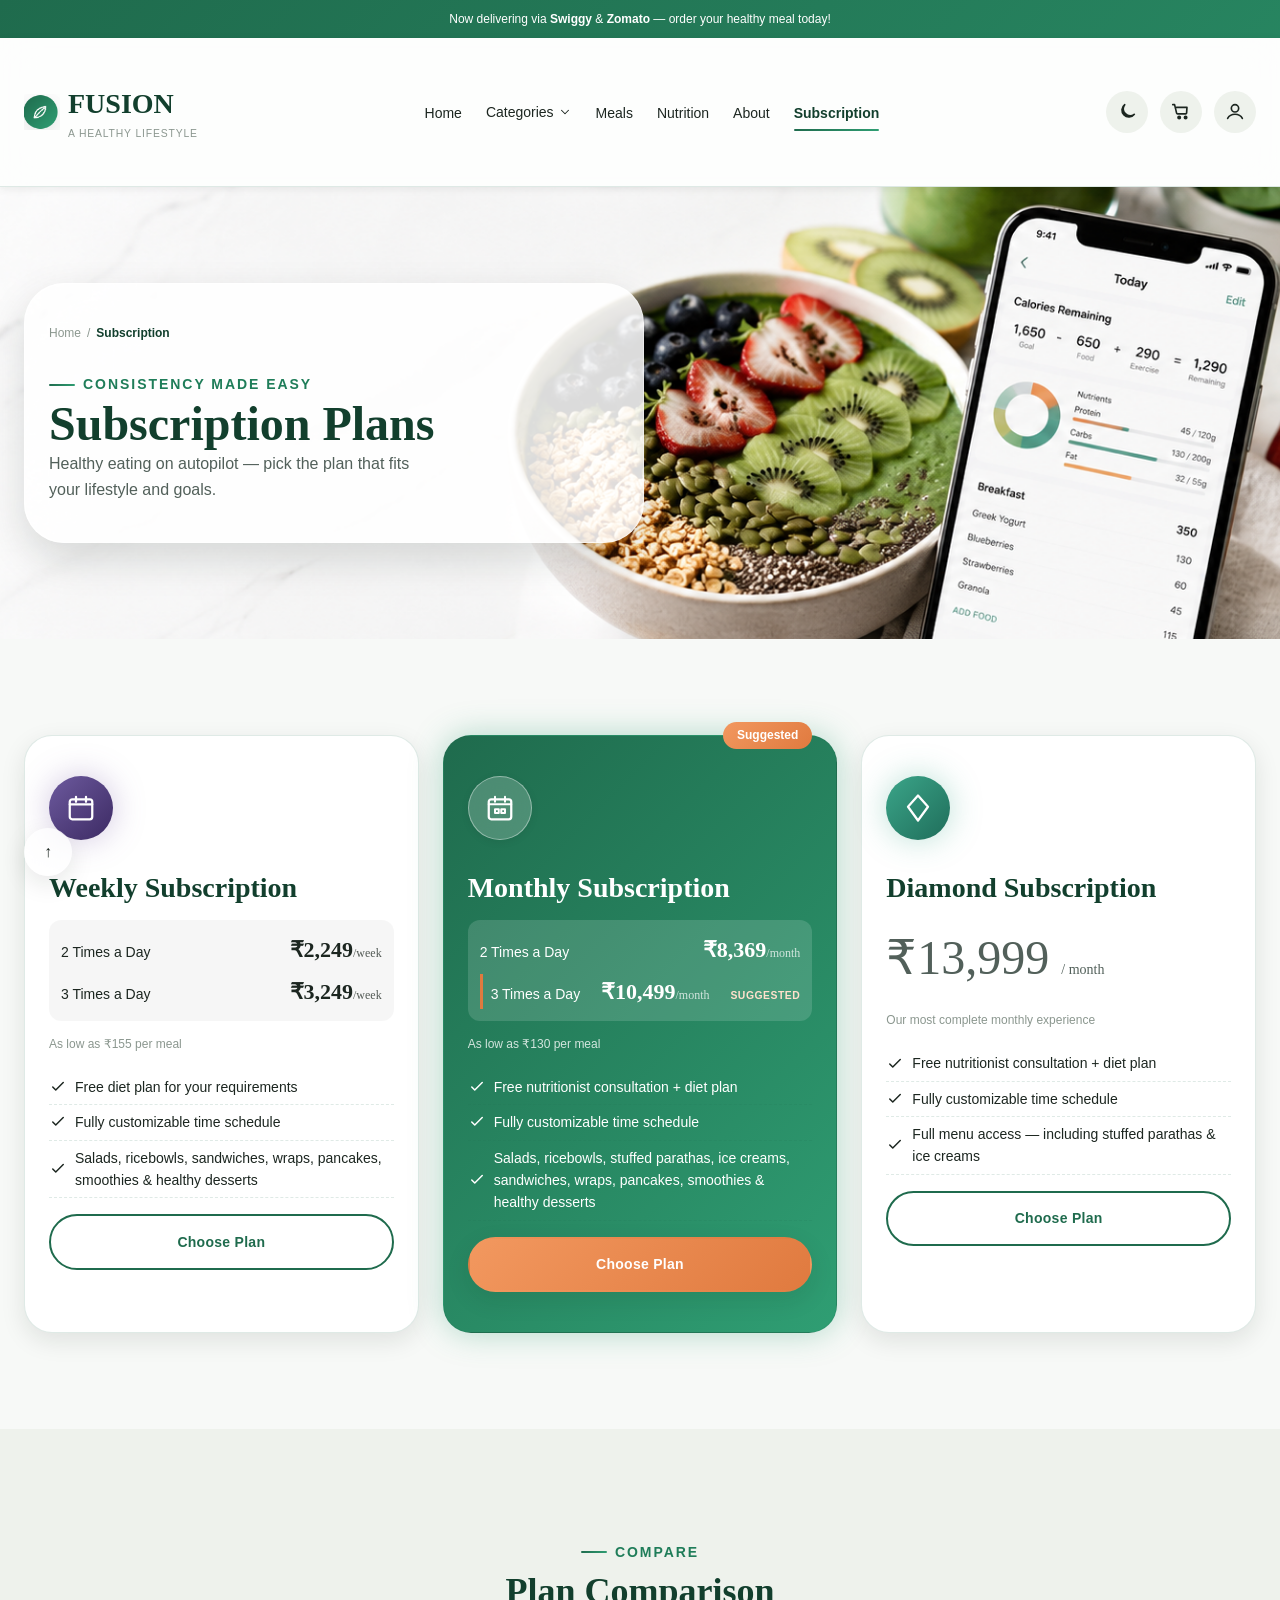
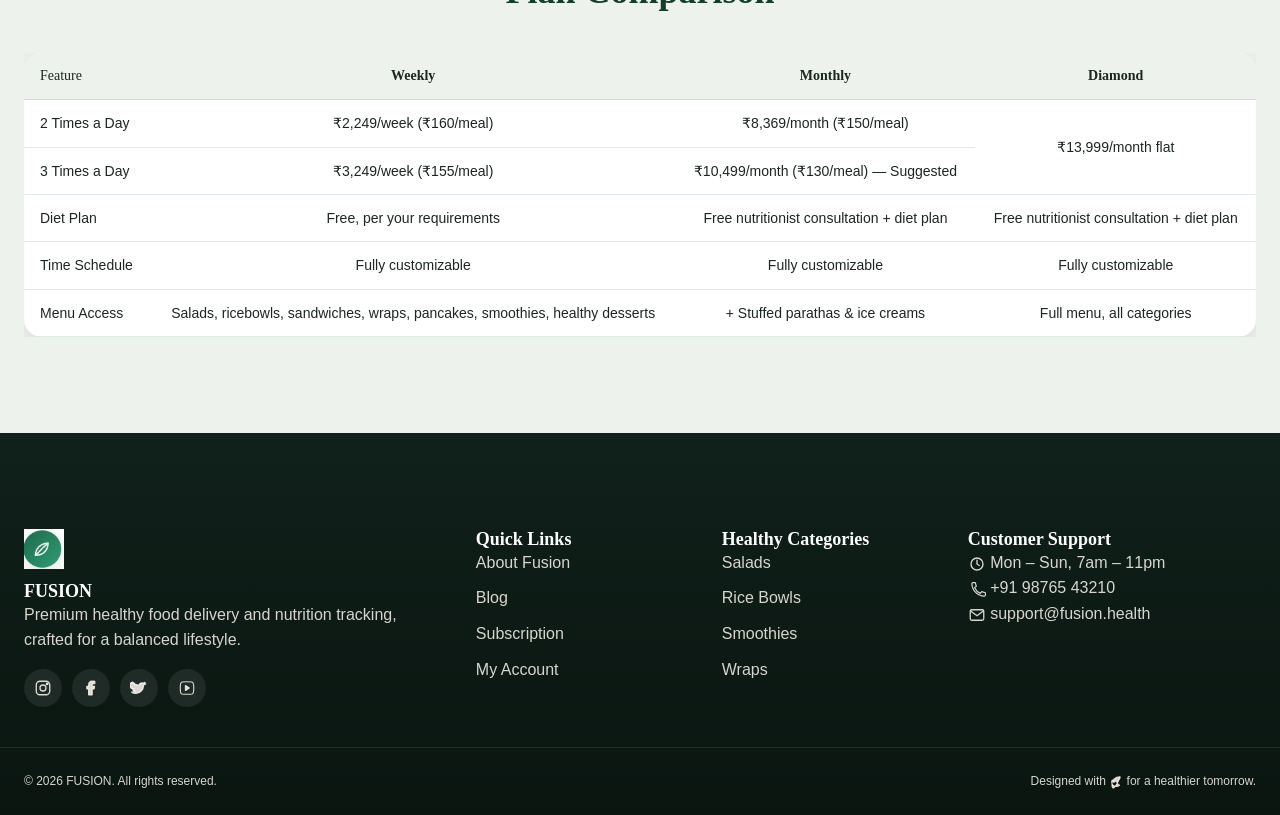
<file: subscription.html>
<!DOCTYPE html>
<html lang="en">
<head>
  <meta charset="UTF-8">
  <meta name="viewport" content="width=device-width, initial-scale=1.0">
  <script>(function(){try{var t=localStorage.getItem("fusion_theme")||(matchMedia("(prefers-color-scheme: dark)").matches?"dark":"light");document.documentElement.setAttribute("data-theme",t);}catch(e){}})();</script>
  <title>Subscription Plans | FUSION — A Healthy Lifestyle</title>
  <meta name="description" content="Compare FUSION's Weekly, Monthly and Diamond subscription plans — healthy meals, nutrition support and diet consultation included.">
  <link rel="canonical" href="subscription.html">
  <link rel="stylesheet" href="css/variables.css">
  <link rel="stylesheet" href="css/style.css">
  <link rel="stylesheet" href="css/components.css">
  <link rel="stylesheet" href="css/animations.css">
  <link rel="stylesheet" href="css/responsive.css">
</head>
<body>
  <a class="skip-link" href="#main">Skip to main content</a>

  <div class="promo-bar">
    <svg class="icon promo-bar__truck" aria-hidden="true"><use href="images/icons/sprite.svg#icon-truck"></use></svg>
    <span>Now delivering via <strong>Swiggy</strong> &amp; <strong>Zomato</strong> — order your healthy meal today!</span>
  </div>

  <header>
    <nav class="navbar" aria-label="Primary navigation">
      <div class="container navbar__inner">
        <a href="index.html" class="navbar__brand">
          <span class="navbar__brand-mark" aria-hidden="true"><img src="images/icons/fusion-logo.png" alt="Fusion logo" class="navbar__brand-logo"></span>
          <span>FUSION<span class="navbar__brand-tagline">A Healthy Lifestyle</span></span>
        </a>
        <input type="checkbox" id="nav-toggle" class="navbar__toggle-input visually-hidden" aria-hidden="true">
        <label for="nav-toggle" class="navbar__toggle" aria-label="Toggle navigation menu"><span></span><span></span><span></span></label>
        <ul class="navbar__menu" id="primary-menu">
          <li><a href="index.html">Home</a></li>
          <li class="navbar__dropdown">
            <a href="categories.html">Categories <svg class="icon navbar__dropdown__chevron"><use href="images/icons/sprite.svg#icon-chevron-down"></use></svg></a>
            <div class="navbar__dropdown__panel navbar__mega-menu">
              <div class="navbar__mega-menu__inner">
                <div class="navbar__dropdown__col">
                  <h4>Fresh &amp; Light</h4>
                  <a href="products.html?category=healthy-salads">Healthy Salads</a>
                  <a href="products.html?category=veg-rice-bowls">Veg Rice Bowls</a>
                  <a href="products.html?category=non-veg-rice-bowls">Non-Veg Rice Bowls</a>
                </div>
                <div class="navbar__dropdown__col">
                  <h4>Bread &amp; Wraps</h4>
                  <a href="products.html?category=sandwiches">Sandwiches</a>
                  <a href="products.html?category=wraps">Wraps</a>
                </div>
                <div class="navbar__dropdown__col">
                  <h4>Sweet &amp; Drinks</h4>
                  <a href="products.html?category=pancakes">Pancakes</a>
                  <a href="products.html?category=smoothies">Smoothies</a>
                  <a href="products.html?category=healthy-cakes">Healthy Cakes</a>
                </div>
                <div class="navbar__dropdown__col">
                  <h4>Meal Plans</h4>
                  <a href="subscription.html">Weekly Plans</a>
                  <a href="subscription.html">Monthly Plans</a>
                </div>
                <a href="categories.html" class="navbar__dropdown__viewall">View All Categories &rarr;</a>
              </div>
            </div>
          </li>
          <li><a href="products.html">Meals</a></li>
          <li><a href="nutrition.html">Nutrition</a></li>
          <li><a href="about.html">About</a></li>
          <li><a href="subscription.html" aria-current="page">Subscription</a></li>
        </ul>
        <div class="navbar__actions">
          <button type="button" class="navbar__icon-btn theme-toggle" id="theme-toggle" aria-pressed="false" aria-label="Switch to dark mode"><svg class="icon icon--moon"><use href="images/icons/sprite.svg#icon-moon"></use></svg><svg class="icon icon--sun"><use href="images/icons/sprite.svg#icon-sun"></use></svg></button>
          <a href="cart.html" class="navbar__icon-btn" id="cart-icon" aria-label="View cart"><svg class="icon"><use href="images/icons/sprite.svg#icon-cart"></use></svg><span class="navbar__badge" data-cart-count>0</span></a>
          <div class="navbar__dropdown navbar__dropdown--account">
            <a href="login.html" class="navbar__icon-btn" id="account-icon" aria-label="Account / Login"><svg class="icon"><use href="images/icons/sprite.svg#icon-user"></use></svg></a>
            <div class="navbar__dropdown__panel">
              <a href="login.html"><svg class="icon icon--sm"><use href="images/icons/sprite.svg#icon-user"></use></svg> Login</a>
              <a href="signup.html"><svg class="icon icon--sm"><use href="images/icons/sprite.svg#icon-user"></use></svg> Sign Up</a>
            </div>
          </div>
        </div>
      </div>
    </nav>
  </header>

  <main id="main">
    <section class="hero hero--banner section--tight" aria-labelledby="page-heading" style="background-image:url('images/subscriptionbanner.png');">
      <div class="container anim-fade-up" style="position:relative;z-index:1;">
        <div class="hero__textcard hero__textcard--left">
          <nav class="breadcrumb" aria-label="Breadcrumb">
            <a href="index.html">Home</a><span>/</span><span aria-current="page">Subscription</span>
          </nav>
          <p class="eyebrow">Consistency Made Easy</p>
          <h1 id="page-heading">Subscription Plans</h1>
          <p style="max-width:42ch;">Healthy eating on autopilot — pick the plan that fits your lifestyle and goals.</p>
        </div>
      </div>
    </section>

    <section aria-label="Subscription plan options">
      <div class="container">
        <div class="grid grid--3 reveal-stagger" id="plan-grid">

          <div class="plan-card" data-plan="weekly">
            <div class="icon-badge icon-badge--grape mb-sm"><svg class="icon"><use href="images/icons/sprite.svg#icon-calendar"></use></svg></div>
            <h3>Weekly Subscription</h3>
            <div class="plan-card__tiers">
              <div class="plan-card__tier"><span>2 Times a Day</span><strong>₹2,249<small>/week</small></strong></div>
              <div class="plan-card__tier"><span>3 Times a Day</span><strong>₹3,249<small>/week</small></strong></div>
            </div>
            <p class="plan-card__permeal">As low as ₹155 per meal</p>
            <ul class="plan-card__features">
              <li><svg class="icon icon--sm"><use href="images/icons/sprite.svg#icon-check"></use></svg> Free diet plan for your requirements</li>
              <li><svg class="icon icon--sm"><use href="images/icons/sprite.svg#icon-check"></use></svg> Fully customizable time schedule</li>
              <li><svg class="icon icon--sm"><use href="images/icons/sprite.svg#icon-check"></use></svg> Salads, ricebowls, sandwiches, wraps, pancakes, smoothies &amp; healthy desserts</li>
            </ul>
            <button type="button" class="btn btn--outline btn--block" data-action="choose-plan" data-plan-id="weekly">Choose Plan</button>
          </div>

          <div class="plan-card plan-card--featured" data-plan="monthly">
            <span class="plan-card__badge">Suggested</span>
            <div class="icon-badge icon-badge--glass mb-sm" style="background:rgba(255,255,255,0.2);color:#fff;"><svg class="icon"><use href="images/icons/sprite.svg#icon-calendar-range"></use></svg></div>
            <h3>Monthly Subscription</h3>
            <div class="plan-card__tiers">
              <div class="plan-card__tier"><span>2 Times a Day</span><strong>₹8,369<small>/month</small></strong></div>
              <div class="plan-card__tier plan-card__tier--suggested"><span>3 Times a Day</span><strong>₹10,499<small>/month</small></strong></div>
            </div>
            <p class="plan-card__permeal">As low as ₹130 per meal</p>
            <ul class="plan-card__features">
              <li><svg class="icon icon--sm"><use href="images/icons/sprite.svg#icon-check"></use></svg> Free nutritionist consultation + diet plan</li>
              <li><svg class="icon icon--sm"><use href="images/icons/sprite.svg#icon-check"></use></svg> Fully customizable time schedule</li>
              <li><svg class="icon icon--sm"><use href="images/icons/sprite.svg#icon-check"></use></svg> Salads, ricebowls, stuffed parathas, ice creams, sandwiches, wraps, pancakes, smoothies &amp; healthy desserts</li>
            </ul>
            <button type="button" class="btn btn--accent btn--block" data-action="choose-plan" data-plan-id="monthly">Choose Plan</button>
          </div>

          <div class="plan-card" data-plan="diamond">
            <div class="icon-badge icon-badge--mint mb-sm"><svg class="icon"><use href="images/icons/sprite.svg#icon-diamond"></use></svg></div>
            <h3>Diamond Subscription</h3>
            <p class="plan-card__price">₹13,999 <span>/ month</span></p>
            <p class="plan-card__permeal">Our most complete monthly experience</p>
            <ul class="plan-card__features">
              <li><svg class="icon icon--sm"><use href="images/icons/sprite.svg#icon-check"></use></svg> Free nutritionist consultation + diet plan</li>
              <li><svg class="icon icon--sm"><use href="images/icons/sprite.svg#icon-check"></use></svg> Fully customizable time schedule</li>
              <li><svg class="icon icon--sm"><use href="images/icons/sprite.svg#icon-check"></use></svg> Full menu access — including stuffed parathas &amp; ice creams</li>
            </ul>
            <button type="button" class="btn btn--outline btn--block" data-action="choose-plan" data-plan-id="diamond">Choose Plan</button>
          </div>

        </div>
      </div>
    </section>

    <!-- COMPARISON TABLE -->
    <section class="section--alt" aria-labelledby="compare-heading">
      <div class="container">
        <div class="section-heading reveal">
          <p class="eyebrow">Compare</p>
          <h2 id="compare-heading">Plan Comparison</h2>
        </div>
        <div style="overflow-x:auto;">
          <table class="compare-table">
            <caption class="visually-hidden">Comparison of Weekly, Monthly and Diamond subscription plans</caption>
            <thead>
              <tr>
                <th scope="col">Feature</th>
                <th scope="col">Weekly</th>
                <th scope="col">Monthly</th>
                <th scope="col">Diamond</th>
              </tr>
            </thead>
            <tbody>
              <tr>
                <td>2 Times a Day</td>
                <td>₹2,249/week (₹160/meal)</td>
                <td>₹8,369/month (₹150/meal)</td>
                <td rowspan="2">₹13,999/month flat</td>
              </tr>
              <tr>
                <td>3 Times a Day</td>
                <td>₹3,249/week (₹155/meal)</td>
                <td>₹10,499/month (₹130/meal) — Suggested</td>
              </tr>
              <tr>
                <td>Diet Plan</td>
                <td>Free, per your requirements</td>
                <td>Free nutritionist consultation + diet plan</td>
                <td>Free nutritionist consultation + diet plan</td>
              </tr>
              <tr>
                <td>Time Schedule</td>
                <td>Fully customizable</td>
                <td>Fully customizable</td>
                <td>Fully customizable</td>
              </tr>
              <tr>
                <td>Menu Access</td>
                <td>Salads, ricebowls, sandwiches, wraps, pancakes, smoothies, healthy desserts</td>
                <td>+ Stuffed parathas &amp; ice creams</td>
                <td>Full menu, all categories</td>
              </tr>
            </tbody>
          </table>
        </div>
      </div>
    </section>
  </main>

  <footer class="footer">
    <div class="container footer__grid">
      <div>
        <span class="footer__brand-mark" aria-hidden="true"><img src="images/icons/fusion-logo.png" alt="Fusion logo" class="footer__brand-logo"></span>
        <h4>FUSION</h4>
        <p>Premium healthy food delivery and nutrition tracking, crafted for a balanced lifestyle.</p>
        <div class="footer__socials">
          <a href="#" aria-label="FUSION on Instagram"><svg class="icon icon--sm"><use href="images/icons/sprite.svg#icon-instagram"></use></svg></a>
          <a href="#" aria-label="FUSION on Facebook"><svg class="icon icon--sm"><use href="images/icons/sprite.svg#icon-facebook"></use></svg></a>
          <a href="#" aria-label="FUSION on Twitter"><svg class="icon icon--sm"><use href="images/icons/sprite.svg#icon-twitter"></use></svg></a>
          <a href="#" aria-label="FUSION on YouTube"><svg class="icon icon--sm"><use href="images/icons/sprite.svg#icon-youtube"></use></svg></a>
        </div>
      </div>
      <div>
        <h4>Quick Links</h4>
        <ul class="footer__links">
          <li><a href="about.html">About Fusion</a></li>
          <li><a href="about.html#journal">Blog</a></li>
          <li><a href="subscription.html">Subscription</a></li>
          <li><a href="profile.html">My Account</a></li>
        </ul>
      </div>
      <div>
        <h4>Healthy Categories</h4>
        <ul class="footer__links">
          <li><a href="categories.html">Salads</a></li>
          <li><a href="categories.html">Rice Bowls</a></li>
          <li><a href="categories.html">Smoothies</a></li>
          <li><a href="categories.html">Wraps</a></li>
        </ul>
      </div>
      <div>
        <h4>Customer Support</h4>
        <p><svg class="icon icon--sm"><use href="images/icons/sprite.svg#icon-clock"></use></svg> Mon &ndash; Sun, 7am &ndash; 11pm</p>
        <p><svg class="icon icon--sm"><use href="images/icons/sprite.svg#icon-phone"></use></svg> +91 98765 43210</p>
        <p><svg class="icon icon--sm"><use href="images/icons/sprite.svg#icon-envelope"></use></svg> support@fusion.health</p>
      </div>
    </div>
    <div class="container footer__bottom">
      <p>&copy; 2026 FUSION. All rights reserved.</p>
      <p>Designed with <svg class="icon icon--xs" style="color:var(--color-secondary);"><use href="images/icons/sprite.svg#icon-leaf"></use></svg> for a healthier tomorrow.</p>
    </div>
  </footer>

  <a href="#main" class="back-to-top" aria-label="Back to top">↑</a>

  <script src="js/api.js"></script>
  <script src="js/cart.js"></script>
  <script src="js/render.js"></script>
  <script src="js/main.js"></script>
</body>
</html>
</file>
<file: css/variables.css>
/* ==========================================================================
   FUSION — DESIGN SYSTEM TOKENS
   A Healthy Lifestyle | Premium Design Variables
   ========================================================================== */

:root {

  /* ---------- BRAND COLORS — "Emerald Professional" ---------- */
  --color-primary: #1f6b4d;          /* Deep Emerald */
  --color-primary-light: #2b8563;
  --color-primary-dark: #123f2d;
  --color-secondary: #2f9e73;        /* Teal-Green */
  --color-secondary-light: #4fbb8e;
  --color-secondary-dark: #1f7d59;
  --color-accent: #e07a3f;           /* Warm Amber-Orange */
  --color-accent-light: #f2985f;
  --color-accent-dark: #b85c26;

  /* ---------- SEMANTIC COLORS ---------- */
  --color-success: #2f9e73;
  --color-warning: #e0a83c;
  --color-danger: #d64545;
  --color-info: #3f8ee3;

  /* ---------- BACKGROUNDS ---------- */
  --color-bg: #f7f9f7;               /* Crisp Cool Off-White */
  --color-bg-alt: #eef4f0;           /* Soft Mint Tint */
  --color-bg-beige: #eef2ec;         /* Cool Light Sage Neutral */
  --color-bg-dark: #10201a;

  /* ---------- CARD / SURFACE ---------- */
  --color-card: #ffffff;
  --color-card-glass: rgba(255, 255, 255, 0.55);
  --color-card-glass-strong: rgba(255, 255, 255, 0.75);
  --color-card-dark-glass: rgba(16, 32, 26, 0.55);

  /* ---------- TEXT ---------- */
  --color-text: #1c2620;
  --color-text-muted: #52605a;
  --color-text-soft: #8b978f;
  --color-text-inverse: #f7f9f7;

  /* ---------- BORDERS ---------- */
  --color-border: rgba(31, 107, 77, 0.14);
  --color-border-light: rgba(255, 255, 255, 0.4);
  --color-border-strong: rgba(31, 107, 77, 0.35);

  /* ---------- SHADOWS ---------- */
  --shadow-sm: 0 2px 8px rgba(16, 25, 20, 0.07);
  --shadow-md: 0 8px 24px rgba(16, 25, 20, 0.10);
  --shadow-lg: 0 16px 40px rgba(16, 25, 20, 0.14);
  --shadow-xl: 0 24px 60px rgba(16, 25, 20, 0.18);
  --shadow-glow-green: 0 0 32px rgba(47, 158, 115, 0.35);
  --shadow-glow-red: 0 0 32px rgba(224, 122, 63, 0.30);
  --shadow-glow-berry: 0 0 32px rgba(194, 67, 138, 0.35);
  --shadow-glow-citrus: 0 0 32px rgba(224, 163, 60, 0.35);
  --shadow-glow-ocean: 0 0 32px rgba(47, 143, 157, 0.35);
  --shadow-inset: inset 0 1px 0 rgba(255, 255, 255, 0.6);

  /* ---------- GRADIENTS ---------- */
  --gradient-primary: linear-gradient(135deg, var(--color-primary) 0%, var(--color-secondary) 100%);
  --gradient-hero: linear-gradient(120deg, #eef4f0 0%, #f7f9f7 45%, #e7f1eb 100%);
  --gradient-accent: linear-gradient(135deg, #f2985f 0%, #e07a3f 100%);
  --gradient-green: linear-gradient(135deg, #4fbb8e 0%, #1f7d59 100%);
  --gradient-warm: linear-gradient(135deg, #f2b76a 0%, #e07a3f 100%);
  --gradient-footer: linear-gradient(180deg, #10201a 0%, #0a1510 100%);
  --gradient-radial-glow: radial-gradient(circle at 30% 30%, rgba(47, 158, 115, 0.35), transparent 60%);
  --gradient-overlay: linear-gradient(180deg, rgba(16,25,20,0) 0%, rgba(16,25,20,0.55) 100%);
  --gradient-border: linear-gradient(135deg, var(--color-secondary), var(--color-accent));

  /* ---------- EXTRA CATEGORY GRADIENTS (unique attractive colorways) ---------- */
  --gradient-berry: linear-gradient(135deg, #b23e78 0%, #6b1f4f 100%);
  --gradient-citrus: linear-gradient(135deg, #e0a83c 0%, #c9762a 100%);
  --gradient-ocean: linear-gradient(135deg, #2f8f9d 0%, #1c5560 100%);
  --gradient-grape: linear-gradient(135deg, #6d5a9e 0%, #3c2a63 100%);
  --gradient-mint: linear-gradient(135deg, #3ba589 0%, #1f6d5a 100%);
  --gradient-cocoa: linear-gradient(135deg, #a9723f 0%, #5a3a1e 100%);
  --gradient-card-soft: linear-gradient(160deg, #ffffff 0%, #f7f9f7 55%, #eef4f0 100%);

  /* ---------- RADIUS ---------- */
  --radius-xs: 6px;
  --radius-sm: 12px;
  --radius-md: 18px;
  --radius-lg: 28px;
  --radius-xl: 40px;
  --radius-full: 999px;

  /* ---------- SPACING SCALE ---------- */
  --space-3xs: 0.25rem;
  --space-2xs: 0.5rem;
  --space-xs: 0.75rem;
  --space-sm: 1rem;
  --space-md: 1.5rem;
  --space-lg: 2.5rem;
  --space-xl: 4rem;
  --space-2xl: 6rem;
  --space-3xl: 8rem;

  /* ---------- TRANSITIONS ---------- */
  --transition-fast: 0.18s ease;
  --transition-base: 0.32s cubic-bezier(0.22, 1, 0.36, 1);
  --transition-slow: 0.6s cubic-bezier(0.22, 1, 0.36, 1);
  --transition-bounce: 0.5s cubic-bezier(0.34, 1.56, 0.64, 1);

  /* ---------- LAYOUT ---------- */
  --container-max: 1320px;
  --container-narrow: 860px;
  --header-height: 84px;
  --blur-glass: 18px;

  /* ---------- TYPOGRAPHY ---------- */
  --font-heading: "Georgia", "Playfair Display", serif;
  --font-body: "Segoe UI", "Helvetica Neue", Arial, sans-serif;
  --fs-xs: 0.75rem;
  --fs-sm: 0.875rem;
  --fs-base: 1rem;
  --fs-md: 1.125rem;
  --fs-lg: 1.375rem;
  --fs-xl: 1.75rem;
  --fs-2xl: 2.25rem;
  --fs-3xl: 3rem;
  --fs-4xl: 3.75rem;
  --fw-regular: 400;
  --fw-medium: 500;
  --fw-semibold: 600;
  --fw-bold: 700;
  --lh-tight: 1.15;
  --lh-normal: 1.6;
  --lh-loose: 1.9;

  /* ---------- Z-INDEX ---------- */
  --z-navbar: 1000;
  --z-fixed: 900;
  --z-overlay: 800;
  --z-dropdown: 700;
}

/* ==========================================================================
   DARK THEME TOKENS (prepared for future JS theme-switcher)
   Toggled via [data-theme="dark"] on <html> or <body>
   ========================================================================== */
:root[data-theme="dark"] {
  --color-bg: #0e1a15;
  --color-bg-alt: #142720;
  --color-bg-beige: #16281f;
  --color-card: #16281f;
  --color-card-glass: rgba(20, 39, 32, 0.55);
  --color-card-glass-strong: rgba(20, 39, 32, 0.78);
  --color-text: #eef4f0;
  --color-text-muted: #b9c7bf;
  --color-text-soft: #8b978f;
  --color-text-inverse: #101d17;
  --color-border: rgba(255, 255, 255, 0.10);
  --color-border-light: rgba(255, 255, 255, 0.14);
  --color-border-strong: rgba(255, 255, 255, 0.22);
  --gradient-hero: linear-gradient(120deg, #142720 0%, #0e1a15 45%, #16281f 100%);
  --shadow-sm: 0 2px 8px rgba(0, 0, 0, 0.30);
  --shadow-md: 0 8px 24px rgba(0, 0, 0, 0.36);
  --shadow-lg: 0 16px 40px rgba(0, 0, 0, 0.42);
  --shadow-xl: 0 24px 60px rgba(0, 0, 0, 0.5);

  /* --color-primary-dark / --color-secondary-dark are used everywhere as a
     TEXT color (headings, eyebrows, tags) meant to read against light
     surfaces. In dark mode most of those surfaces are now dark, so the
     brand's literal dark-green shades go near-invisible — brighten them
     here rather than at each call site. --color-primary / --color-secondary
     stay untouched since those double as gradient stops that already read
     fine on dark backgrounds. */
  --color-primary-dark: #eaf6ef;
  --color-secondary-dark: #5ecb98;

  /* .product-card is the one component styled with a literal white gradient
     instead of --color-card — redefine it here too or its heading/text
     (which correctly read --color-primary-dark/--color-text) end up
     legible-on-white text painted onto a card that's still white. */
  --gradient-card-soft: linear-gradient(160deg, #1a3327 0%, #16281f 55%, #122219 100%);
}
</file>
<file: css/style.css>
/* ==========================================================================
   FUSION — BASE STYLESHEET
   Reset, typography, layout primitives, image placeholder system
   ========================================================================== */

/* ---------- RESET ---------- */
*,
*::before,
*::after {
  box-sizing: border-box;
  margin: 0;
  padding: 0;
}

html {
  scroll-behavior: smooth;
  -webkit-text-size-adjust: 100%;
}

body {
  font-family: var(--font-body);
  font-size: var(--fs-base);
  line-height: var(--lh-normal);
  color: var(--color-text);
  background-color: var(--color-bg);
  overflow-x: hidden;
  min-height: 100vh;
}

img,
picture,
svg {
  display: block;
  max-width: 100%;
}

ul,
ol {
  list-style: none;
}

a {
  color: inherit;
  text-decoration: none;
}

button,
input,
select,
textarea {
  font: inherit;
  color: inherit;
}

button {
  cursor: pointer;
  background: none;
  border: none;
}

table {
  border-collapse: collapse;
  width: 100%;
}

/* ---------- ACCESSIBILITY ---------- */
.visually-hidden {
  position: absolute !important;
  width: 1px;
  height: 1px;
  padding: 0;
  margin: -1px;
  overflow: hidden;
  clip: rect(0, 0, 0, 0);
  white-space: nowrap;
  border: 0;
}

.skip-link {
  position: absolute;
  top: -60px;
  left: var(--space-sm);
  z-index: 2000;
  background: var(--color-primary);
  color: var(--color-text-inverse);
  padding: var(--space-xs) var(--space-sm);
  border-radius: var(--radius-xs);
  transition: top var(--transition-fast);
}

.skip-link:focus {
  top: var(--space-sm);
}

:focus-visible {
  outline: 3px solid var(--color-secondary);
  outline-offset: 3px;
}

@media (prefers-reduced-motion: reduce) {
  *,
  *::before,
  *::after {
    animation-duration: 0.001ms !important;
    animation-iteration-count: 1 !important;
    transition-duration: 0.001ms !important;
    scroll-behavior: auto !important;
  }
}

/* ---------- TYPOGRAPHY ---------- */
h1, h2, h3, h4, h5, h6 {
  font-family: var(--font-heading);
  line-height: var(--lh-tight);
  font-weight: var(--fw-bold);
  color: var(--color-primary-dark);
}

h1 { font-size: var(--fs-3xl); }
h2 { font-size: var(--fs-2xl); }
h3 { font-size: var(--fs-xl); }
h4 { font-size: var(--fs-md); }

p { color: var(--color-text-muted); }

.eyebrow {
  display: inline-flex;
  align-items: center;
  gap: var(--space-2xs);
  font-size: var(--fs-sm);
  font-weight: var(--fw-semibold);
  letter-spacing: 0.14em;
  text-transform: uppercase;
  color: var(--color-secondary-dark);
}

.eyebrow::before {
  content: "";
  width: 26px;
  height: 2px;
  background: var(--gradient-primary);
  border-radius: var(--radius-full);
}

.section-heading {
  max-width: var(--container-narrow);
  margin-inline: auto;
  text-align: center;
  margin-bottom: var(--space-lg);
}

.section-heading h2 {
  margin-top: var(--space-2xs);
}

.section-heading p {
  margin-top: var(--space-sm);
}

.text-gradient {
  background: var(--gradient-primary);
  -webkit-background-clip: text;
  background-clip: text;
  color: transparent;
}

/* ---------- LAYOUT ---------- */
.container {
  width: 100%;
  max-width: var(--container-max);
  margin-inline: auto;
  padding-inline: var(--space-md);
}

.container--narrow {
  max-width: var(--container-narrow);
}

main {
  display: block;
}

section {
  padding-block: var(--space-2xl);
  position: relative;
}

.section--tight {
  padding-block: var(--space-xl);
}

.section--alt {
  background: var(--color-bg-beige);
}

.grid {
  display: grid;
  gap: var(--space-md);
}

.grid--2 { grid-template-columns: repeat(1, 1fr); }
.grid--3 { grid-template-columns: repeat(1, 1fr); }
.grid--4 { grid-template-columns: repeat(1, 1fr); }

.flex {
  display: flex;
}

.flex--center {
  align-items: center;
  justify-content: center;
}

.flex--between {
  align-items: center;
  justify-content: space-between;
}

.flex--wrap {
  flex-wrap: wrap;
}

.flex--gap-sm { gap: var(--space-xs); }
.flex--gap-md { gap: var(--space-md); }

/* ---------- ORGANIC BACKDROP SHAPES ---------- */
.organic-shape {
  position: absolute;
  z-index: 0;
  filter: blur(2px);
  opacity: 0.55;
  pointer-events: none;
}

.organic-shape--blob-1 {
  width: 340px;
  height: 340px;
  top: -80px;
  left: -100px;
  background: var(--gradient-green);
  border-radius: 42% 58% 65% 35% / 45% 45% 55% 55%;
  animation: blobMorph 14s ease-in-out infinite;
}

.organic-shape--blob-2 {
  width: 280px;
  height: 280px;
  bottom: -60px;
  right: -80px;
  background: var(--gradient-warm);
  border-radius: 60% 40% 30% 70% / 60% 30% 70% 40%;
  animation: blobMorph 18s ease-in-out infinite reverse;
}

.pattern-overlay {
  position: absolute;
  inset: 0;
  background-image: radial-gradient(rgba(74, 93, 35, 0.08) 1.5px, transparent 1.5px);
  background-size: 26px 26px;
  z-index: 0;
  pointer-events: none;
}

/* ---------- IMAGE PLACEHOLDER SYSTEM ---------- */
.img-placeholder {
  position: relative;
  display: flex;
  align-items: center;
  justify-content: center;
  width: 100%;
  aspect-ratio: 4 / 3;
  border-radius: var(--radius-md);
  background: linear-gradient(135deg, #eef2df 0%, #fbeee1 100%);
  overflow: hidden;
  isolation: isolate;
}

.img-placeholder::before {
  content: "";
  position: absolute;
  inset: 0;
  background-image:
    linear-gradient(120deg, rgba(255,255,255,0.5) 0%, transparent 40%),
    repeating-linear-gradient(45deg, rgba(74,93,35,0.05) 0 12px, transparent 12px 24px);
}

.img-placeholder__icon {
  position: relative;
  z-index: 1;
  font-size: 2.5rem;
  filter: drop-shadow(0 6px 10px rgba(35,41,26,0.15));
}

.img-placeholder__label {
  position: absolute;
  bottom: var(--space-2xs);
  right: var(--space-xs);
  z-index: 1;
  font-size: var(--fs-xs);
  color: var(--color-text-soft);
  background: var(--color-card-glass-strong);
  padding: 2px 8px;
  border-radius: var(--radius-full);
  letter-spacing: 0.04em;
}

.img-placeholder--square { aspect-ratio: 1 / 1; }
.img-placeholder--wide { aspect-ratio: 16 / 9; }
.img-placeholder--tall { aspect-ratio: 3 / 4; }
.img-placeholder--round { border-radius: var(--radius-full); }

.img-placeholder--hero {
  aspect-ratio: 1 / 1;
  border-radius: var(--radius-xl);
  background: var(--gradient-hero);
  box-shadow: var(--shadow-xl);
}

/* thumbnail-scale placeholder */
.img-placeholder--thumb {
  aspect-ratio: 1 / 1;
  border-radius: var(--radius-sm);
}

/* avatar-scale placeholder */
.img-placeholder--avatar {
  aspect-ratio: 1 / 1;
  border-radius: var(--radius-full);
  width: 76px;
}

/* ---------- UTILITIES ---------- */
.text-center { text-align: center; }
.mt-sm { margin-top: var(--space-sm); }
.mt-md { margin-top: var(--space-md); }
.mt-lg { margin-top: var(--space-lg); }
.mb-sm { margin-bottom: var(--space-sm); }
.mb-md { margin-bottom: var(--space-md); }
.mb-lg { margin-bottom: var(--space-lg); }
</file>
<file: css/components.css>
/* ==========================================================================
   FUSION — COMPONENTS
   Reusable UI components (BEM). Navbar, Footer, Buttons, Cards, Forms, etc.
   ========================================================================== */

/* ==========================================================================
   ICON SYSTEM (inline SVG sprite, no raster images)
   ========================================================================== */
.icon {
  display: inline-block;
  vertical-align: middle;
  width: 22px;
  height: 22px;
  flex-shrink: 0;
  fill: none;
  stroke: currentColor;
  stroke-width: 1.8;
  stroke-linecap: round;
  stroke-linejoin: round;
}

.icon--xs { width: 14px; height: 14px; }
.icon--sm { width: 18px; height: 18px; }
.icon--lg { width: 28px; height: 28px; }
.icon--xl { width: 36px; height: 36px; }
.icon--filled { fill: currentColor; stroke: none; }

/* Gradient "photo" badge — replaces image placeholders across the site */
.icon-badge {
  display: inline-flex;
  align-items: center;
  justify-content: center;
  flex-shrink: 0;
  width: 64px;
  height: 64px;
  border-radius: var(--radius-full);
  background: var(--gradient-primary);
  color: #fff;
  box-shadow: var(--shadow-glow-green);
  transition: transform var(--transition-bounce), box-shadow var(--transition-base);
}

.icon-badge .icon { width: 30px; height: 30px; stroke-width: 1.6; }

.icon-badge--xs { width: 40px; height: 40px; } .icon-badge--xs .icon { width: 18px; height: 18px; }
.icon-badge--sm { width: 48px; height: 48px; } .icon-badge--sm .icon { width: 22px; height: 22px; }
.icon-badge--lg { width: 88px; height: 88px; } .icon-badge--lg .icon { width: 40px; height: 40px; }
.icon-badge--xl { width: 120px; height: 120px; } .icon-badge--xl .icon { width: 54px; height: 54px; }

.icon-badge--square { border-radius: var(--radius-lg); }

.icon-badge--green   { background: var(--gradient-green);  box-shadow: var(--shadow-glow-green); }
.icon-badge--warm    { background: var(--gradient-warm);    box-shadow: 0 0 32px rgba(255, 140, 80, 0.35); }
.icon-badge--accent  { background: var(--gradient-accent);  box-shadow: var(--shadow-glow-red); }
.icon-badge--berry   { background: var(--gradient-berry);   box-shadow: var(--shadow-glow-berry); }
.icon-badge--citrus  { background: var(--gradient-citrus);  box-shadow: var(--shadow-glow-citrus); }
.icon-badge--ocean   { background: var(--gradient-ocean);   box-shadow: var(--shadow-glow-ocean); }
.icon-badge--grape   { background: var(--gradient-grape);   box-shadow: 0 0 32px rgba(123, 94, 167, 0.35); }
.icon-badge--mint    { background: var(--gradient-mint);    box-shadow: 0 0 32px rgba(59, 165, 137, 0.35); }
.icon-badge--cocoa   { background: var(--gradient-cocoa);   box-shadow: 0 0 32px rgba(169, 114, 63, 0.35); }

.icon-badge--glass {
  background: var(--color-card-glass-strong);
  backdrop-filter: blur(var(--blur-glass));
  -webkit-backdrop-filter: blur(var(--blur-glass));
  color: var(--color-primary-dark);
  box-shadow: var(--shadow-sm);
  border: 1px solid var(--color-border-light);
}

.card:hover .icon-badge,
.product-card:hover .icon-badge,
.category-card:hover .icon-badge {
  transform: scale(1.12) rotate(-6deg);
}

/* Full-bleed icon banner — replaces the old .img-placeholder box on cards */
.icon-banner {
  position: relative;
  display: flex;
  align-items: center;
  justify-content: center;
  width: 100%;
  aspect-ratio: 4 / 3;
  overflow: hidden;
  color: #fff;
  background: var(--gradient-primary);
  background-size: 200% 200%;
  animation: gradientShift 10s ease infinite;
}

.icon-banner .icon { width: 25%; height: 25%; min-width: 44px; min-height: 44px; stroke-width: 1.3; filter: drop-shadow(0 6px 14px rgba(0,0,0,0.18)); }

.icon-banner--green  { background-image: var(--gradient-green); }
.icon-banner--warm   { background-image: var(--gradient-warm); }
.icon-banner--accent { background-image: var(--gradient-accent); }
.icon-banner--berry  { background-image: var(--gradient-berry); }
.icon-banner--citrus { background-image: var(--gradient-citrus); }
.icon-banner--ocean  { background-image: var(--gradient-ocean); }
.icon-banner--grape  { background-image: var(--gradient-grape); }
.icon-banner--mint   { background-image: var(--gradient-mint); }
.icon-banner--cocoa  { background-image: var(--gradient-cocoa); }
.icon-banner--square { aspect-ratio: 1 / 1; }
.icon-banner--wide { aspect-ratio: 16 / 9; }

/* Real photo variant — a real product image fills the banner instead of
   the animated gradient (used on the single-product gallery). */
.icon-banner--photo {
  background-size: cover;
  background-position: center;
  animation: none;
}

.icon-banner::after {
  content: "";
  position: absolute;
  inset: 0;
  background: radial-gradient(circle at 30% 20%, rgba(255,255,255,0.25), transparent 55%);
  pointer-events: none;
}

/* Gradient background utility classes (used instead of inline styles) */
.bg-gradient-primary { background: var(--gradient-primary); }
.bg-gradient-green   { background: var(--gradient-green); }
.bg-gradient-warm    { background: var(--gradient-warm); }
.bg-gradient-accent  { background: var(--gradient-accent); }
.bg-gradient-berry   { background: var(--gradient-berry); }
.bg-gradient-citrus  { background: var(--gradient-citrus); }
.bg-gradient-ocean   { background: var(--gradient-ocean); }
.bg-gradient-grape   { background: var(--gradient-grape); }
.bg-gradient-mint    { background: var(--gradient-mint); }
.bg-gradient-cocoa   { background: var(--gradient-cocoa); }
.bg-gradient-animated { background-size: 200% 200%; animation: gradientShift 12s ease infinite; }

/* ==========================================================================
   SCROLL-REVEAL (progressive enhancement — visible without JS)
   ========================================================================== */
.js .reveal {
  opacity: 0;
  transform: translateY(44px);
  transition: opacity 0.8s cubic-bezier(0.22, 1, 0.36, 1), transform 0.8s cubic-bezier(0.22, 1, 0.36, 1);
}
.js .reveal--left { transform: translateX(-60px); }
.js .reveal--right { transform: translateX(60px); }
.js .reveal--zoom { transform: scale(0.85); }
.js .reveal.is-visible {
  opacity: 1;
  transform: translateY(0) translateX(0) scale(1);
}
.js .reveal-stagger > * {
  opacity: 0;
  transform: translateY(44px);
  transition: opacity 0.7s cubic-bezier(0.22, 1, 0.36, 1), transform 0.7s cubic-bezier(0.22, 1, 0.36, 1);
}
.js .reveal-stagger.is-visible > * { opacity: 1; transform: translateY(0); }
.js .reveal-stagger.is-visible > *:nth-child(1) { transition-delay: 0.05s; }
.js .reveal-stagger.is-visible > *:nth-child(2) { transition-delay: 0.15s; }
.js .reveal-stagger.is-visible > *:nth-child(3) { transition-delay: 0.25s; }
.js .reveal-stagger.is-visible > *:nth-child(4) { transition-delay: 0.35s; }
.js .reveal-stagger.is-visible > *:nth-child(5) { transition-delay: 0.45s; }
.js .reveal-stagger.is-visible > *:nth-child(6) { transition-delay: 0.55s; }
.js .reveal-stagger.is-visible > *:nth-child(7) { transition-delay: 0.65s; }
.js .reveal-stagger.is-visible > *:nth-child(8) { transition-delay: 0.75s; }

/* Parallax-style fixed backgrounds (gradient-based, no images) */
.parallax-band {
  background-attachment: fixed;
  background-position: center;
  background-size: cover;
  position: relative;
}
@media (max-width: 767px) {
  /* background-attachment:fixed is unreliable on mobile Safari/Chrome — fall back to scroll */
  .parallax-band,
  .hero--banner { background-attachment: scroll; }
  .hero--home { min-height: 440px; }
}

.hover-lift { transition: transform var(--transition-base), box-shadow var(--transition-base); }
.hover-lift:hover { transform: translateY(-10px); }

/* ==========================================================================
   BUTTONS
   ========================================================================== */
.btn {
  display: inline-flex;
  align-items: center;
  justify-content: center;
  gap: var(--space-2xs);
  padding: 0.9rem 1.9rem;
  border-radius: var(--radius-full);
  font-weight: var(--fw-semibold);
  font-size: var(--fs-sm);
  letter-spacing: 0.02em;
  border: 2px solid transparent;
  transition: transform var(--transition-base), box-shadow var(--transition-base), background var(--transition-base), color var(--transition-base);
  white-space: nowrap;
}

.btn:active { transform: translateY(1px) scale(0.98); }

.btn--primary {
  background: var(--gradient-primary);
  background-size: 200% 200%;
  color: var(--color-text-inverse);
  box-shadow: var(--shadow-md);
}

.btn--primary:hover {
  box-shadow: var(--shadow-glow-green);
  transform: translateY(-3px);
  background-position: 100% 0;
}

.btn--accent {
  background: var(--gradient-accent);
  color: var(--color-text-inverse);
  box-shadow: var(--shadow-md);
}

.btn--accent:hover {
  box-shadow: var(--shadow-glow-red);
  transform: translateY(-3px);
}

.btn--outline {
  background: transparent;
  border-color: var(--color-primary);
  color: var(--color-primary);
}

.btn--outline:hover {
  background: var(--color-primary);
  color: var(--color-text-inverse);
  transform: translateY(-3px);
}

.btn--ghost {
  background: var(--color-card-glass);
  backdrop-filter: blur(var(--blur-glass));
  -webkit-backdrop-filter: blur(var(--blur-glass));
  border-color: var(--color-border-light);
  color: var(--color-primary-dark);
}

.btn--ghost:hover {
  background: var(--color-card-glass-strong);
  transform: translateY(-3px);
}

.btn--sm { padding: 0.55rem 1.2rem; font-size: var(--fs-xs); }
.btn--lg { padding: 1.1rem 2.4rem; font-size: var(--fs-md); }
.btn--block { width: 100%; }

.btn--icon {
  width: 46px;
  height: 46px;
  padding: 0;
  border-radius: var(--radius-full);
}

/* ==========================================================================
   GLASS / CARD SURFACES
   ========================================================================== */
.glass {
  background: var(--color-card-glass);
  backdrop-filter: blur(var(--blur-glass));
  -webkit-backdrop-filter: blur(var(--blur-glass));
  border: 1px solid var(--color-border-light);
}

.card {
  background: var(--color-card);
  border-radius: var(--radius-md);
  box-shadow: var(--shadow-md);
  transition: transform var(--transition-base), box-shadow var(--transition-base);
  border: 1px solid var(--color-border);
}

.card:hover {
  transform: translateY(-8px);
  box-shadow: var(--shadow-xl);
}

.card--gradient-border {
  position: relative;
  border: none;
}

.card--gradient-border::before {
  content: "";
  position: absolute;
  inset: 0;
  padding: 2px;
  border-radius: inherit;
  background: var(--gradient-border);
  --webkit-mask: linear-gradient(#fff 0 0) content-box, linear-gradient(#fff 0 0);
  -webkit-mask-composite: xor;
  mask-composite: exclude;
  pointer-events: none;
}

/* ==========================================================================
   PROMO BAR (scrolls away with the page — not sticky)
   ========================================================================== */
.promo-bar {
  position: relative;
  overflow: hidden;
  background: var(--gradient-primary);
  background-size: 200% 200%;
  animation: gradientShift 14s ease infinite;
  color: #fff;
  text-align: center;
  font-size: var(--fs-xs);
  font-weight: var(--fw-medium);
  padding: 0.6rem var(--space-sm);
  display: flex;
  align-items: center;
  justify-content: center;
  gap: 8px;
  flex-wrap: wrap;
}

.promo-bar .icon { width: 16px; height: 16px; flex-shrink: 0; }

/* Delivery truck drives across the full width of the bar, on a loop,
   independently of the centered text next to it — it pulses bigger as it
   passes over the centered text (see js/main.js for the matching horn sound). */
.promo-bar__truck {
  position: absolute;
  top: 50%;
  left: -8%;
  width: 20px;
  height: 20px;
  color: maroon;
  transform: translateY(-50%) scale(1);
  animation: promoTruckDrive 9s linear infinite;
}

@keyframes promoTruckDrive {
  0%   { left: -8%;  transform: translateY(-50%) scale(1); }
  42%  { transform: translateY(-50%) scale(1); }
  50%  { left: 50%;  transform: translateY(-50%) scale(1.7); }
  58%  { transform: translateY(-50%) scale(1); }
  100% { left: 108%; transform: translateY(-50%) scale(1); }
}
.promo-bar strong { font-weight: var(--fw-bold); }
.promo-bar code {
  background: rgba(255, 255, 255, 0.22);
  padding: 0.1rem 0.5rem;
  border-radius: var(--radius-full);
  font-family: var(--font-body);
  font-weight: var(--fw-bold);
  letter-spacing: 0.03em;
}

/* ==========================================================================
   NAVBAR
   ========================================================================== */
header {
  position: sticky;
  top: 0;
  z-index: var(--z-navbar);
}

.navbar {
  position: sticky;
  top: 0;
  z-index: var(--z-navbar);
  background: var(--color-card-glass-strong);
  backdrop-filter: blur(var(--blur-glass));
  -webkit-backdrop-filter: blur(var(--blur-glass));
  border-bottom: 1px solid var(--color-border);
  box-shadow: var(--shadow-sm);
}

/* ---------- Search / delivery-location row (second nav row) ----------
   Home page only — see responsive.css for the 768px+ reveal. */
.navbar__searchrow {
  display: none;
  align-items: center;
  gap: var(--space-md);
  padding-block: var(--space-xs);
  border-top: 1px solid var(--color-border);
}

.navbar__location {
  display: flex;
  align-items: center;
  gap: 6px;
  font-size: var(--fs-sm);
  color: var(--color-text-muted);
  white-space: nowrap;
  flex-shrink: 0;
}

.navbar__location .icon--pin { color: var(--color-secondary); }
.navbar__location strong { color: var(--color-text); font-weight: var(--fw-semibold); }
.navbar__location .icon--chev { width: 14px; height: 14px; }

.navbar__searchrow .search-box {
  flex: 1;
  min-width: 220px;
  background: var(--color-bg-beige);
  border-color: transparent;
}

.navbar__searchrow .btn { flex-shrink: 0; }

.navbar__inner {
  position: relative;
  display: flex;
  flex-wrap: wrap;
  align-items: center;
  justify-content: space-between;
  gap: var(--space-md);
  min-height: var(--header-height);
}

.navbar__brand {
  display: flex;
  align-items: center;
  gap: var(--space-2xs);
  font-family: var(--font-heading);
  font-size: var(--fs-xl);
  font-weight: var(--fw-bold);
  color: var(--color-primary-dark);
  order: 1;
}

.navbar__brand-mark {
  display: inline-grid;
  place-items: center;
  width: auto;
  height: auto;
  border-radius: 0;
  background: transparent;
  color: var(--color-primary);
  font-size: 1.3rem;
  box-shadow: none;
}

.navbar__brand-mark svg,
.navbar__brand-logo {
  display: block;
  width: 36px;
  height: 36px;
}

.navbar__brand-tagline {
  display: block;
  font-family: var(--font-body);
  font-size: 0.65rem;
  font-weight: var(--fw-regular);
  letter-spacing: 0.08em;
  text-transform: uppercase;
  color: var(--color-text-soft);
}

.navbar__toggle-input { position: absolute; }

.navbar__toggle {
  display: inline-flex;
  flex-direction: column;
  gap: 5px;
  width: 44px;
  height: 44px;
  align-items: center;
  justify-content: center;
  border-radius: var(--radius-xs);
  order: 3;
  transition: transform var(--transition-fast);
}

.navbar__toggle span {
  width: 22px;
  height: 2px;
  background: var(--color-primary-dark);
  border-radius: var(--radius-full);
  transition: transform var(--transition-fast), opacity var(--transition-fast);
}

.navbar__toggle-input:checked ~ .navbar__toggle span:nth-child(1) { transform: translateY(7px) rotate(45deg); }
.navbar__toggle-input:checked ~ .navbar__toggle span:nth-child(2) { opacity: 0; }
.navbar__toggle-input:checked ~ .navbar__toggle span:nth-child(3) { transform: translateY(-7px) rotate(-45deg); }

.navbar__menu {
  display: none;
  align-items: center;
  gap: var(--space-md);
  order: 4;
}

.navbar__toggle-input:checked ~ .navbar__menu {
  display: flex;
  position: absolute;
  top: 100%;
  left: 0;
  right: 0;
  flex-direction: column;
  align-items: flex-start;
  gap: var(--space-2xs);
  background: var(--color-card-glass-strong);
  backdrop-filter: blur(var(--blur-glass));
  -webkit-backdrop-filter: blur(var(--blur-glass));
  padding: var(--space-sm) var(--space-md) var(--space-md);
  border-bottom: 1px solid var(--color-border);
  box-shadow: var(--shadow-md);
  animation: fadeInDown var(--transition-base) both;
}

.navbar__menu a { padding-block: var(--space-2xs); width: 100%; }

.navbar__menu a {
  position: relative;
  font-weight: var(--fw-medium);
  font-size: var(--fs-sm);
  color: var(--color-text);
  padding-block: var(--space-2xs);
}

.navbar__menu a::after {
  content: "";
  position: absolute;
  left: 0;
  bottom: -2px;
  width: 0;
  height: 2px;
  background: var(--gradient-primary);
  border-radius: var(--radius-full);
  transition: width var(--transition-base);
}

.navbar__menu a:hover::after,
.navbar__menu a[aria-current="page"]::after {
  width: 100%;
}

.navbar__menu a[aria-current="page"] {
  color: var(--color-primary-dark);
  font-weight: var(--fw-semibold);
}

.navbar__actions {
  display: flex;
  align-items: center;
  gap: var(--space-xs);
  order: 2;
}

/* ---------- NAV DROPDOWNS (Categories mega-menu + Account menu) ---------- */
.navbar__dropdown {
  position: relative;
}

.navbar__dropdown > a {
  display: inline-flex;
  align-items: center;
  gap: 4px;
}

.navbar__dropdown__chevron {
  width: 14px;
  height: 14px;
  transition: transform var(--transition-base);
}

.navbar__dropdown:hover .navbar__dropdown__chevron,
.navbar__dropdown:focus-within .navbar__dropdown__chevron,
.navbar__dropdown.is-open .navbar__dropdown__chevron {
  transform: rotate(180deg);
}

.navbar__dropdown__panel {
  position: absolute;
  top: calc(100% + 16px);
  left: 50%;
  transform: translateX(-50%) translateY(10px);
  z-index: var(--z-dropdown);
  min-width: 560px;
  background: var(--color-card-glass-strong);
  backdrop-filter: blur(var(--blur-glass));
  -webkit-backdrop-filter: blur(var(--blur-glass));
  border: 1px solid var(--color-border-light);
  border-radius: var(--radius-lg);
  box-shadow: var(--shadow-xl);
  padding: var(--space-md);
  display: grid;
  grid-template-columns: repeat(4, 1fr);
  gap: var(--space-md);
  opacity: 0;
  visibility: hidden;
  pointer-events: none;
  transition: opacity var(--transition-base), transform var(--transition-base), visibility var(--transition-base);
}

.navbar__dropdown:hover .navbar__dropdown__panel,
.navbar__dropdown:focus-within .navbar__dropdown__panel,
.navbar__dropdown.is-open .navbar__dropdown__panel {
  opacity: 1;
  visibility: visible;
  pointer-events: auto;
  transform: translateX(-50%) translateY(0);
}

/* Categories mega-menu — spans the FULL page width, edge to edge under the navbar */
.navbar__mega-menu.navbar__dropdown__panel {
  position: fixed;
  top: var(--header-height);
  left: 0;
  right: 0;
  transform: translateY(6px);
  width: 100%;
  min-width: 0;
  max-width: none;
  border-left: none;
  border-right: none;
  border-radius: 0;
  display: block;
  padding: 0;
}

.navbar__dropdown:hover .navbar__mega-menu.navbar__dropdown__panel,
.navbar__dropdown:focus-within .navbar__mega-menu.navbar__dropdown__panel,
.navbar__dropdown.is-open .navbar__mega-menu.navbar__dropdown__panel {
  transform: translateY(0);
}

.navbar__mega-menu__inner {
  max-width: var(--container-max);
  margin-inline: auto;
  padding: var(--space-lg) var(--space-md);
  display: grid;
  grid-template-columns: repeat(4, 1fr);
  gap: var(--space-lg);
}

.navbar__dropdown__col h4 {
  font-size: var(--fs-xs);
  text-transform: uppercase;
  letter-spacing: 0.06em;
  color: var(--color-secondary-dark);
  margin-bottom: 8px;
  font-family: var(--font-body);
  font-weight: var(--fw-semibold);
}

.navbar__dropdown__col a {
  display: block;
  padding: 6px 0;
  font-size: var(--fs-sm);
  color: var(--color-text);
  transition: color var(--transition-fast), transform var(--transition-fast);
}

.navbar__dropdown__col a:hover {
  color: var(--color-primary);
  transform: translateX(3px);
}

.navbar__dropdown__viewall {
  grid-column: 1 / -1;
  border-top: 1px dashed var(--color-border);
  padding-top: var(--space-sm);
  margin-top: 4px;
  display: flex;
  align-items: center;
  gap: 6px;
  font-weight: var(--fw-semibold);
  color: var(--color-primary-dark) !important;
}

/* Account menu — narrower, right-aligned under the icon */
.navbar__dropdown--account .navbar__dropdown__panel {
  left: auto;
  right: 0;
  transform: translateY(10px);
  min-width: 190px;
  grid-template-columns: 1fr;
  padding: 8px;
}

.navbar__dropdown--account:hover .navbar__dropdown__panel,
.navbar__dropdown--account:focus-within .navbar__dropdown__panel,
.navbar__dropdown--account.is-open .navbar__dropdown__panel {
  transform: translateY(0);
}

.navbar__dropdown--account .navbar__dropdown__panel a {
  display: flex;
  align-items: center;
  gap: 10px;
  padding: 0.65rem 0.75rem;
  border-radius: var(--radius-sm);
  font-size: var(--fs-sm);
  font-weight: var(--fw-medium);
}

.navbar__dropdown--account .navbar__dropdown__panel a:hover {
  background: var(--color-bg-beige);
  color: var(--color-primary-dark);
  transform: none;
}

.navbar__icon-btn {
  position: relative;
  display: inline-flex;
  align-items: center;
  justify-content: center;
  width: 42px;
  height: 42px;
  border-radius: var(--radius-full);
  background: var(--color-bg-beige);
  font-size: 1.1rem;
  transition: transform var(--transition-base), background var(--transition-base);
}

.navbar__icon-btn:hover {
  background: var(--gradient-primary);
  color: var(--color-text-inverse);
  transform: translateY(-2px) scale(1.05);
}

/* ---------- THEME TOGGLE (light / dark) ---------- */
.theme-toggle .icon--sun,
.theme-toggle .icon--moon {
  position: absolute;
  transition: opacity var(--transition-base), transform var(--transition-base);
}

.theme-toggle .icon--sun {
  opacity: 0;
  transform: rotate(-90deg) scale(0.5);
}

.theme-toggle .icon--moon {
  opacity: 1;
  transform: rotate(0) scale(1);
}

:root[data-theme="dark"] .theme-toggle .icon--sun {
  opacity: 1;
  transform: rotate(0) scale(1);
}

:root[data-theme="dark"] .theme-toggle .icon--moon {
  opacity: 0;
  transform: rotate(90deg) scale(0.5);
}

/* ---------- DARK MODE: component-level touch-ups ----------
   Token overrides in variables.css handle most of the theme switch; the
   fixes below are for spots that need more than a color swap. */

/* .btn--outline reads its color from --color-primary, which stays a mid
   brand green in dark mode (it also feeds gradients, so it isn't
   brightened globally) — override just this component so its text/border
   don't go muddy against a dark card. */
:root[data-theme="dark"] .btn--outline {
  border-color: var(--color-secondary-light);
  color: var(--color-secondary-light);
}

:root[data-theme="dark"] .btn--outline:hover {
  background: var(--color-secondary-light);
}

/* Photos were shot for a light UI and glow too hot against a dark theme —
   dim them slightly so they sit in the page instead of on top of it. These
   are all empty, text-free background-image containers, so dimming them
   never touches text contrast. */
:root[data-theme="dark"] .product-card__photo,
:root[data-theme="dark"] .gallery__frame,
:root[data-theme="dark"] .gallery__thumb,
:root[data-theme="dark"] .icon-badge--photo {
  filter: brightness(0.78) saturate(1.05);
}

/* Category cards keep their text as real DOM siblings over the photo, so
   darken the scrim overlay instead of filtering the whole card. */
:root[data-theme="dark"] .category-card::before {
  background: linear-gradient(180deg, rgba(0, 0, 0, 0.3) 0%, rgba(0, 0, 0, 0.78) 100%);
}

/* .hero__textcard keeps a literal white glass background in BOTH themes (it
   floats over a hero photo, same in light or dark mode) — so unlike other
   cards, its heading/stat text must stay dark even when data-theme="dark",
   or the brightened heading color above would wash out to invisible. */
:root[data-theme="dark"] .hero__textcard h1,
:root[data-theme="dark"] .hero__textcard h2,
:root[data-theme="dark"] .hero__textcard .eyebrow,
:root[data-theme="dark"] .hero__textcard .breadcrumb a,
:root[data-theme="dark"] .hero__textcard .breadcrumb [aria-current="page"],
:root[data-theme="dark"] .hero__stat strong {
  color: #123f2d;
}

.navbar__badge {
  position: absolute;
  top: -4px;
  right: -4px;
  min-width: 18px;
  height: 18px;
  border-radius: var(--radius-full);
  background: var(--color-accent);
  color: #fff;
  font-size: 0.65rem;
  font-weight: var(--fw-bold);
  display: grid;
  place-items: center;
  padding-inline: 3px;
  box-shadow: 0 0 0 2px var(--color-card);
}

/* ==========================================================================
   HERO
   ========================================================================== */
.hero {
  position: relative;
  overflow: hidden;
  background: var(--gradient-hero);
  background-size: 200% 200%;
  animation: gradientShift 16s ease infinite;
  padding-block: var(--space-2xl) var(--space-2xl);
}

.hero__grid {
  position: relative;
  z-index: 1;
  display: grid;
  gap: var(--space-lg);
  align-items: center;
}

.hero__content h1 {
  margin-top: var(--space-sm);
  font-size: clamp(2.2rem, 6vw, var(--fs-4xl));
}

.hero__content p {
  margin-top: var(--space-sm);
  max-width: 46ch;
  font-size: var(--fs-md);
}

.hero__quote {
  margin-top: var(--space-md);
  font-family: var(--font-heading);
  font-style: italic;
  color: var(--color-secondary-dark);
  border-left: 3px solid var(--color-secondary);
  padding-left: var(--space-sm);
}

.hero__actions {
  display: flex;
  flex-wrap: wrap;
  gap: var(--space-sm);
  margin-top: var(--space-lg);
}

.hero__visual {
  position: relative;
  display: grid;
  place-items: center;
}

.hero__banner-img {
  width: 100%;
  height: auto;
  max-width: 640px;
  border-radius: var(--radius-xl);
  box-shadow: var(--shadow-xl);
  display: block;
}

/* Photo-backed hero banners (Home / Meals / About / Nutrition / Subscription) */
.hero--banner {
  background-size: cover;
  background-position: center;
  background-repeat: no-repeat;
  background-attachment: fixed;
  animation: none;
}

.hero--home {
  min-height: 640px;
  display: flex;
  align-items: flex-end;
  padding-block: var(--space-lg) var(--space-xl);
}

.hero__textcard {
  background: rgba(255, 255, 255, 0.86);
  backdrop-filter: blur(var(--blur-glass));
  -webkit-backdrop-filter: blur(var(--blur-glass));
  border: 1px solid var(--color-border-light);
  border-radius: var(--radius-xl);
  box-shadow: var(--shadow-lg);
  padding: var(--space-lg) var(--space-md);
  max-width: 620px;
  margin-inline: auto;
}

.hero__textcard--left {
  margin-inline: 0 auto;
  text-align: left;
}

.hero__textcard--left .breadcrumb {
  justify-content: flex-start;
}

.hero__stats {
  display: flex;
  gap: var(--space-lg);
  margin-top: var(--space-lg);
  flex-wrap: wrap;
}

.hero__stat strong {
  display: block;
  font-family: var(--font-heading);
  font-size: var(--fs-xl);
  color: var(--color-primary-dark);
}

.hero__stat span {
  font-size: var(--fs-xs);
  color: var(--color-text-soft);
  text-transform: uppercase;
  letter-spacing: 0.06em;
}

/* ==========================================================================
   BADGES / TAGS / RATING
   ========================================================================== */
.badge {
  display: inline-flex;
  align-items: center;
  gap: 4px;
  padding: 0.3rem 0.75rem;
  border-radius: var(--radius-full);
  font-size: var(--fs-xs);
  font-weight: var(--fw-semibold);
}

.badge--healthy { background: var(--color-secondary); color: #fff; box-shadow: var(--shadow-sm); }
.badge--new { background: var(--color-info); color: #fff; box-shadow: var(--shadow-sm); }
.badge--spicy { background: rgba(227, 84, 63, 0.14); color: var(--color-accent-dark); }
.badge--sale { background: var(--gradient-accent); color: #fff; box-shadow: var(--shadow-sm); }

.tag {
  display: inline-flex;
  align-items: center;
  gap: 4px;
  padding: 0.25rem 0.6rem;
  border-radius: var(--radius-xs);
  background: var(--color-bg-beige);
  font-size: var(--fs-xs);
  color: var(--color-text-muted);
  font-weight: var(--fw-medium);
}

.rating {
  display: inline-flex;
  align-items: center;
  gap: 4px;
  font-size: var(--fs-xs);
  font-weight: var(--fw-semibold);
  color: var(--color-warning);
}

.rating__count {
  color: var(--color-text-soft);
  font-weight: var(--fw-regular);
}

/* ==========================================================================
   PRODUCT CARD
   ========================================================================== */
.product-card {
  position: relative;
  display: flex;
  flex-direction: column;
  background: var(--gradient-card-soft);
  border-radius: var(--radius-md);
  box-shadow: var(--shadow-md);
  overflow: hidden;
  border: 1px solid var(--color-border);
  transition: transform var(--transition-base), box-shadow var(--transition-base);
}

.product-card:hover {
  transform: translateY(-10px);
  box-shadow: var(--shadow-xl);
}

.product-card--best-seller:hover {
  transform: none;
  box-shadow: var(--shadow-md);
}

.product-card.product-card--best-seller {
  animation: none;
}

.product-card__media {
  position: relative;
  overflow: hidden;
}

.product-card__media .img-placeholder,
.product-card__media .icon-banner {
  border-radius: 0;
  transition: transform var(--transition-slow);
  aspect-ratio: 16 / 9;
}

.product-card__media .icon-banner .icon {
  width: 22%;
  min-width: 36px;
  min-height: 36px;
}

.product-card__link:hover .img-placeholder,
.product-card__link:focus-visible .img-placeholder {
  transform: scale(1.08);
}

/* Photo card media — image1 shown by default, image2 crossfades in on
   hover/focus via ::before/::after so no extra <img> tags or JS are needed. */
.product-card__photo {
  position: relative;
  width: 100%;
  aspect-ratio: 16 / 9;
  overflow: hidden;
  background: var(--color-bg-beige);
  background-image: var(--product-placeholder, var(--gradient-primary));
}

.product-card__image {
  position: absolute;
  inset: 0;
  z-index: 1;
  width: 100%;
  height: 100%;
  object-fit: cover;
}

.product-card--best-seller .product-card__photo::before,
.product-card--best-seller .product-card__photo::after {
  content: none;
}

.product-card__photo--flip {
  perspective: 1000px;
}

.product-card__photo-flipper {
  position: absolute;
  inset: 0;
  transform-style: preserve-3d;
  transition: transform var(--transition-slow);
}

.product-card__photo--flip .product-card__image {
  backface-visibility: hidden;
  -webkit-backface-visibility: hidden;
}

.product-card__photo--flip .product-card__image--back {
  z-index: 2;
  transform: rotateY(180deg);
}

.product-card--best-seller .product-card__link:hover .product-card__photo-flipper,
.product-card--best-seller .product-card__link:focus-visible .product-card__photo-flipper,
.product-card--best-seller.is-image-flipped .product-card__photo-flipper {
  transform: rotateY(180deg);
}

.product-card__photo::before,
.product-card__photo::after {
  content: "";
  position: absolute;
  inset: 0;
  background-position: center;
  background-size: cover;
  background-repeat: no-repeat;
  transition: opacity var(--transition-slow), transform var(--transition-slow);
}

.product-card__photo::before {
  background-image: var(--product-img-1);
  opacity: 1;
  transform: scale(1);
}

.product-card__photo::after {
  z-index: 2;
  background-image: var(--product-img-2);
  opacity: 0;
  transform: scale(1.08);
}

.product-card__link:hover .product-card__photo::before,
.product-card__link:focus-visible .product-card__photo::before {
  opacity: 0;
}

.product-card__link:hover .product-card__photo::after,
.product-card__link:focus-visible .product-card__photo::after {
  opacity: 1;
  transform: scale(1);
}

.icon-badge--photo {
  background-position: center;
  background-size: cover;
  background-repeat: no-repeat;
}

.product-card__badges {
  position: absolute;
  top: var(--space-xs);
  left: var(--space-xs);
  display: flex;
  gap: 6px;
  z-index: 2;
}

.product-card__fav {
  position: absolute;
  top: var(--space-xs);
  right: var(--space-xs);
  z-index: 2;
  width: 38px;
  height: 38px;
  border-radius: var(--radius-full);
  background: var(--color-card-glass-strong);
  backdrop-filter: blur(8px);
  display: grid;
  place-items: center;
  transition: transform var(--transition-bounce), color var(--transition-fast);
}

.product-card__fav:hover { transform: scale(1.15); color: var(--color-accent); }

.product-card__body {
  padding: var(--space-sm);
  display: flex;
  flex-direction: column;
  gap: 6px;
  flex: 1;
}

.product-card__category {
  font-size: var(--fs-xs);
  text-transform: uppercase;
  letter-spacing: 0.06em;
  color: var(--color-text-soft);
  font-weight: var(--fw-semibold);
}

.product-card__name {
  font-size: var(--fs-md);
  font-family: var(--font-heading);
}

.product-card__desc {
  font-size: var(--fs-sm);
  color: var(--color-text-muted);
  display: -webkit-box;
  --webkit-line-clamp: 1;
  -webkit-box-orient: vertical;
  overflow: hidden;
}

.product-card__tags {
  display: flex;
  flex-wrap: wrap;
  gap: 6px;
  margin-block: 4px;
}

.product-card__meta {
  display: flex;
  align-items: center;
  justify-content: space-between;
  font-size: var(--fs-xs);
  color: var(--color-text-soft);
}

.product-card__meta span {
  display: inline-flex;
  align-items: center;
  gap: 3px;
}

.product-card__footer {
  display: flex;
  align-items: center;
  justify-content: space-between;
  margin-top: var(--space-2xs);
  padding-top: var(--space-xs);
  border-top: 1px dashed var(--color-border);
}

.product-card__price {
  font-family: var(--font-heading);
  font-size: var(--fs-lg);
  color: var(--color-text);
  font-weight: var(--fw-bold);
}

.product-card__price small {
  font-size: var(--fs-xs);
  color: var(--color-text-soft);
  text-decoration: line-through;
  font-weight: var(--fw-regular);
  margin-left: 4px;
}

.product-card__save {
  display: inline-block;
  font-size: var(--fs-xs);
  font-weight: var(--fw-semibold);
  color: var(--color-secondary-dark);
  margin-left: 6px;
}

.product-card__actions {
  display: flex;
  gap: 8px;
  padding: 0 var(--space-sm) var(--space-sm);
}

/* Add to Cart — soft tinted button style used inside product cards */
.btn--cart {
  background: var(--color-bg-beige);
  border: 1.5px solid var(--color-secondary);
  color: var(--color-secondary-dark);
  border-radius: var(--radius-sm);
}

.btn--cart:hover {
  background: var(--color-secondary);
  color: #fff;
  transform: translateY(-2px);
  box-shadow: var(--shadow-glow-green);
}

/* ---------- FLIP CARD (auto-flip special + hover-flip normal) ---------- */
.flip-card {
  perspective: 1400px;
}

.flip-card__inner {
  position: relative;
  width: 100%;
  height: 100%;
  min-height: 380px;
  transform-style: preserve-3d;
  transition: transform 0.8s cubic-bezier(0.4, 0.2, 0.2, 1);
}

.flip-card__face {
  position: absolute;
  inset: 0;
  backface-visibility: hidden;
  -webkit-backface-visibility: hidden;
  border-radius: var(--radius-md);
  display: flex;
  flex-direction: column;
  padding: var(--space-sm);
  background: var(--color-card);
}

.flip-card__face--back {
  transform: rotateY(180deg);
  background: var(--gradient-primary);
  color: var(--color-text-inverse);
  justify-content: center;
  gap: 6px;
}

.flip-card__face--back h4,
.flip-card__face--back p,
.flip-card__face--back .flip-card__macros li {
  color: var(--color-text-inverse);
}

.flip-card__macros {
  display: flex;
  flex-direction: column;
  gap: 4px;
  font-size: var(--fs-sm);
  margin-block: var(--space-2xs);
}

/* normal card: flip on hover */
.product-card--flip-hover:hover .flip-card__inner,
.product-card--flip-hover:focus-within .flip-card__inner {
  transform: rotateY(180deg);
}

/* special card: continuous auto-flip every ~2s (4s cycle) */
.product-card--auto-flip .flip-card__inner {
  animation: autoFlip 4s ease-in-out infinite;
}

.special-ribbon {
  position: absolute;
  top: 14px;
  left: -34px;
  z-index: 3;
  transform: rotate(-45deg);
  background: var(--gradient-accent);
  color: #fff;
  font-size: var(--fs-xs);
  font-weight: var(--fw-bold);
  letter-spacing: 0.06em;
  text-transform: uppercase;
  padding: 4px 40px;
  box-shadow: var(--shadow-sm);
}

/* ==========================================================================
   CATEGORY CARD
   ========================================================================== */
.category-card {
  position: relative;
  border-radius: var(--radius-lg);
  overflow: hidden;
  padding: var(--space-md);
  min-height: 260px;
  display: flex;
  flex-direction: column;
  justify-content: flex-end;
  gap: 4px;
  background-color: var(--color-primary);
  background-image: var(--gradient-primary);
  background-size: cover;
  background-position: center;
  isolation: isolate;
  box-shadow: var(--shadow-md);
  transition: transform var(--transition-base), box-shadow var(--transition-base);
}

.category-card::before {
  content: "";
  position: absolute;
  inset: 0;
  background: var(--gradient-overlay);
  z-index: 0;
}

.category-card__icon.icon {
  position: absolute;
  top: var(--space-sm);
  right: var(--space-sm);
  width: 48px;
  height: 48px;
  stroke: #fff;
  opacity: 0.55;
  z-index: 1;
  transition: transform var(--transition-bounce);
}

.category-card:hover .category-card__icon.icon {
  transform: scale(1.15) rotate(8deg);
  opacity: 0.85;
}

/* "Go to category" affordance in the corner of a photo category card */
.category-card__arrow {
  position: absolute;
  top: var(--space-sm);
  right: var(--space-sm);
  z-index: 1;
  width: 40px;
  height: 40px;
  border-radius: var(--radius-full);
  display: grid;
  place-items: center;
  background: var(--color-card-glass-strong);
  backdrop-filter: blur(8px);
  -webkit-backdrop-filter: blur(8px);
  color: var(--color-primary-dark);
  transition: transform var(--transition-bounce), background var(--transition-base), color var(--transition-base);
}

.category-card:hover .category-card__arrow {
  transform: translate(4px, -4px) rotate(45deg);
  background: var(--color-secondary);
  color: #fff;
}

.product-card__fav.is-active {
  color: var(--color-accent);
}

.category-card > * { position: relative; z-index: 1; }

.category-card:hover {
  transform: translateY(-10px) scale(1.015);
  box-shadow: var(--shadow-xl);
}

.category-card__name {
  font-family: var(--font-heading);
  font-size: var(--fs-lg);
  color: #fff;
}

.category-card__count {
  font-size: var(--fs-xs);
  color: rgba(255,255,255,0.85);
  text-transform: uppercase;
  letter-spacing: 0.06em;
}

.category-card__desc {
  font-size: var(--fs-sm);
  color: rgba(255,255,255,0.9);
}

.category-card--glass {
  background: var(--color-card-glass);
  backdrop-filter: blur(var(--blur-glass));
  -webkit-backdrop-filter: blur(var(--blur-glass));
  border: 1px solid var(--color-border-light);
}

.category-card--glass .category-card__name,
.category-card--glass .category-card__desc { color: var(--color-primary-dark); }

.category-card--glass .category-card__count { color: var(--color-text-soft); }

.category-card--glass::before { display: none; }

/* ==========================================================================
   NUTRITION CARD
   ========================================================================== */
.nutrition-card {
  background: var(--color-card);
  border-radius: var(--radius-md);
  box-shadow: var(--shadow-md);
  padding: var(--space-sm);
  display: flex;
  flex-direction: column;
  gap: var(--space-xs);
  border: 1px solid var(--color-border);
  transition: transform var(--transition-base), box-shadow var(--transition-base);
}

.nutrition-card:hover {
  transform: translateY(-6px);
  box-shadow: var(--shadow-lg);
}

.nutrition-card__macros {
  display: grid;
  grid-template-columns: repeat(2, 1fr);
  gap: 8px;
}

.macro {
  display: flex;
  flex-direction: column;
  gap: 4px;
}

.macro__label {
  display: flex;
  justify-content: space-between;
  font-size: var(--fs-xs);
  color: var(--color-text-muted);
}

.macro__bar {
  height: 6px;
  border-radius: var(--radius-full);
  background: var(--color-bg-beige);
  overflow: hidden;
}

.macro__bar span {
  display: block;
  height: 100%;
  border-radius: var(--radius-full);
  background: var(--gradient-primary);
}

.macro__bar--protein span { background: var(--gradient-green); }
.macro__bar--carbs span { background: var(--gradient-warm); }
.macro__bar--fat span { background: linear-gradient(135deg, var(--color-warning), var(--color-accent)); }
.macro__bar--fiber span { background: linear-gradient(135deg, var(--color-secondary), var(--color-primary-dark)); }

/* ==========================================================================
   FILTER / SEARCH TOOLBAR (design only, JS-ready IDs added in markup)
   ========================================================================== */
.toolbar {
  display: flex;
  flex-wrap: wrap;
  gap: var(--space-sm);
  align-items: center;
  justify-content: space-between;
  background: var(--color-card-glass);
  backdrop-filter: blur(var(--blur-glass));
  -webkit-backdrop-filter: blur(var(--blur-glass));
  border: 1px solid var(--color-border);
  border-radius: var(--radius-lg);
  padding: var(--space-sm);
  margin-bottom: var(--space-lg);
}

.search-box {
  display: flex;
  align-items: center;
  gap: 8px;
  background: var(--color-card);
  border: 1px solid var(--color-border);
  border-radius: var(--radius-full);
  padding: 0.6rem 1.1rem;
  flex: 1;
  min-width: 200px;
}

.search-box input {
  border: none;
  outline: none;
  width: 100%;
  background: transparent;
  font-size: var(--fs-sm);
}

.filter-group {
  display: flex;
  flex-wrap: wrap;
  gap: 8px;
}

.filter-chip {
  padding: 0.5rem 1rem;
  border-radius: var(--radius-full);
  border: 1px solid var(--color-border);
  background: var(--color-card);
  font-size: var(--fs-xs);
  font-weight: var(--fw-medium);
  transition: all var(--transition-fast);
}

.filter-chip:hover,
.filter-chip[aria-pressed="true"] {
  background: var(--gradient-primary);
  color: #fff;
  border-color: transparent;
}

.select-box {
  border: 1px solid var(--color-border);
  border-radius: var(--radius-full);
  padding: 0.55rem 1rem;
  background: var(--color-card);
  font-size: var(--fs-xs);
}

/* ==========================================================================
   3D ROTATING CAROUSEL
   ========================================================================== */
.carousel-3d {
  position: relative;
  height: 480px;
  margin-inline: auto;
  margin-top: var(--space-2xl);
  margin-bottom: var(--space-md);
  max-width: 320px;
  perspective: 1500px;
  transform-style: preserve-3d;
}

.carousel-3d__stage {
  position: relative;
  width: 100%;
  height: 100%;
  transform-style: preserve-3d;
  animation: carouselRotate 24s linear infinite;
}

.carousel-3d__card {
  position: absolute;
  inset: 0;
  margin: auto;
  width: 260px;
  height: 360px;
  border-radius: var(--radius-lg);
  background: var(--color-card-glass-strong);
  backdrop-filter: blur(var(--blur-glass));
  -webkit-backdrop-filter: blur(var(--blur-glass));
  border: 1px solid var(--color-border-light);
  box-shadow: var(--shadow-glow-green);
  padding: var(--space-sm);
  display: flex;
  flex-direction: column;
  gap: var(--space-2xs);
  backface-visibility: hidden;
  color: inherit;
  text-decoration: none;
  transition: box-shadow var(--transition-base);
}

.carousel-3d__card:hover { box-shadow: var(--shadow-glow-green), var(--shadow-xl); }

.carousel-3d__photo {
  width: 100%;
  aspect-ratio: 4 / 3;
  border-radius: var(--radius-md);
  background-size: cover;
  background-position: center;
  flex-shrink: 0;
}

.carousel-3d__card:nth-child(1) { transform: rotateY(0deg) translateZ(280px); }
.carousel-3d__card:nth-child(2) { transform: rotateY(60deg) translateZ(280px); }
.carousel-3d__card:nth-child(3) { transform: rotateY(120deg) translateZ(280px); }
.carousel-3d__card:nth-child(4) { transform: rotateY(180deg) translateZ(280px); }
.carousel-3d__card:nth-child(5) { transform: rotateY(240deg) translateZ(280px); }
.carousel-3d__card:nth-child(6) { transform: rotateY(300deg) translateZ(280px); }

.carousel-3d:hover .carousel-3d__stage { animation-play-state: paused; }

/* ==========================================================================
   PLAN / PRICING CARD
   ========================================================================== */
.plan-card {
  position: relative;
  background: var(--color-card);
  border-radius: var(--radius-lg);
  padding: var(--space-lg) var(--space-md);
  box-shadow: var(--shadow-md);
  border: 1px solid var(--color-border);
  display: flex;
  flex-direction: column;
  gap: var(--space-sm);
  transition: transform var(--transition-base), box-shadow var(--transition-base);
}

.plan-card:hover {
  transform: translateY(-10px);
  box-shadow: var(--shadow-xl);
}

.plan-card--featured {
  background: var(--gradient-primary);
  color: #fff;
  transform: scale(1.04);
  box-shadow: var(--shadow-glow-green);
}

.plan-card--featured * { color: #fff; }

.plan-card__badge {
  position: absolute;
  top: -14px;
  right: var(--space-md);
  background: var(--gradient-accent);
  color: #fff;
  padding: 4px 14px;
  border-radius: var(--radius-full);
  font-size: var(--fs-xs);
  font-weight: var(--fw-bold);
}

.plan-card__price {
  font-family: var(--font-heading);
  font-size: var(--fs-3xl);
}

.plan-card__price span {
  font-size: var(--fs-sm);
  font-weight: var(--fw-regular);
}

/* Two-tier pricing (2x / 3x a day) shown inside Weekly & Monthly plan cards */
.plan-card__tiers {
  display: flex;
  flex-direction: column;
  gap: 6px;
  background: rgba(0, 0, 0, 0.035);
  border-radius: var(--radius-sm);
  padding: var(--space-xs);
}

.plan-card--featured .plan-card__tiers { background: rgba(255, 255, 255, 0.14); }

.plan-card__tier {
  display: flex;
  align-items: baseline;
  justify-content: space-between;
  gap: var(--space-xs);
  font-size: var(--fs-sm);
}

.plan-card__tier strong {
  font-family: var(--font-heading);
  font-size: var(--fs-lg);
}

.plan-card__tier strong small {
  font-size: var(--fs-xs);
  font-weight: var(--fw-regular);
  opacity: 0.75;
}

.plan-card__tier--suggested {
  position: relative;
  padding-left: 8px;
  border-left: 3px solid var(--color-accent);
}

.plan-card__tier--suggested::after {
  content: "Suggested";
  display: block;
  font-size: 0.65rem;
  font-weight: var(--fw-bold);
  text-transform: uppercase;
  letter-spacing: 0.05em;
  color: var(--color-accent);
}

.plan-card--featured .plan-card__tier--suggested::after { color: #ffe1cc; }

.plan-card__permeal {
  font-size: var(--fs-xs);
  color: var(--color-text-soft);
  margin-top: -2px;
}

.plan-card--featured .plan-card__permeal { color: rgba(255, 255, 255, 0.8); }

.plan-card__features li {
  display: flex;
  align-items: center;
  gap: 8px;
  padding-block: 6px;
  font-size: var(--fs-sm);
  border-bottom: 1px dashed var(--color-border);
}

/* ==========================================================================
   TESTIMONIAL / REVIEW / TEAM CARD
   ========================================================================== */
.review-card {
  background: var(--color-card);
  border-radius: var(--radius-md);
  padding: var(--space-md);
  box-shadow: var(--shadow-md);
  border: 1px solid var(--color-border);
  display: flex;
  flex-direction: column;
  gap: var(--space-xs);
}

.review-card__quote {
  font-family: var(--font-heading);
  font-style: italic;
  color: var(--color-text);
}

.review-card__person {
  display: flex;
  align-items: center;
  gap: var(--space-xs);
  margin-top: auto;
}

.review-card__person strong { display: block; font-size: var(--fs-sm); }
.review-card__person span { font-size: var(--fs-xs); color: var(--color-text-soft); }

.team-card {
  text-align: center;
  background: var(--color-card);
  border-radius: var(--radius-md);
  padding: var(--space-md);
  box-shadow: var(--shadow-md);
  border: 1px solid var(--color-border);
}

.team-card .img-placeholder--avatar { margin-inline: auto; width: 110px; }
.team-card h4 { margin-top: var(--space-sm); }
.team-card span { font-size: var(--fs-xs); color: var(--color-secondary-dark); text-transform: uppercase; letter-spacing: 0.06em; }

/* ==========================================================================
   BLOG CARD
   ========================================================================== */
.blog-card {
  background: var(--color-card);
  border-radius: var(--radius-md);
  overflow: hidden;
  box-shadow: var(--shadow-md);
  border: 1px solid var(--color-border);
  display: flex;
  flex-direction: column;
  transition: transform var(--transition-base), box-shadow var(--transition-base);
}

.blog-card:hover { transform: translateY(-8px); box-shadow: var(--shadow-xl); }

.blog-card__body { padding: var(--space-sm); display: flex; flex-direction: column; gap: 8px; flex: 1; }

.blog-card__meta {
  display: flex;
  gap: var(--space-xs);
  font-size: var(--fs-xs);
  color: var(--color-text-soft);
}

.blog-card__title { font-family: var(--font-heading); font-size: var(--fs-md); }

/* ==========================================================================
   FORMS
   ========================================================================== */
.form-panel {
  background: var(--color-card-glass-strong);
  backdrop-filter: blur(var(--blur-glass));
  -webkit-backdrop-filter: blur(var(--blur-glass));
  border: 1px solid var(--color-border-light);
  border-radius: var(--radius-xl);
  padding: var(--space-lg);
  box-shadow: var(--shadow-xl);
  max-width: 460px;
  margin-inline: auto;
}

.form-field {
  display: flex;
  flex-direction: column;
  gap: 6px;
  margin-bottom: var(--space-sm);
}

.form-field label {
  font-size: var(--fs-xs);
  font-weight: var(--fw-semibold);
  color: var(--color-text-muted);
  text-transform: uppercase;
  letter-spacing: 0.05em;
}

.form-field input,
.form-field select,
.form-field textarea {
  padding: 0.85rem 1rem;
  border-radius: var(--radius-sm);
  border: 1px solid var(--color-border);
  background: var(--color-card);
  font-size: var(--fs-sm);
  transition: border-color var(--transition-fast), box-shadow var(--transition-fast);
}

.form-field input:focus,
.form-field select:focus,
.form-field textarea:focus {
  border-color: var(--color-secondary);
  box-shadow: 0 0 0 4px rgba(59, 165, 92, 0.15);
}

.form-row { display: flex; gap: var(--space-sm); }
.form-row .form-field { flex: 1; }

.form-check {
  display: flex;
  align-items: center;
  gap: 8px;
  font-size: var(--fs-sm);
  color: var(--color-text-muted);
}

.form-divider {
  display: flex;
  align-items: center;
  gap: var(--space-xs);
  margin-block: var(--space-md);
  font-size: var(--fs-xs);
  color: var(--color-text-soft);
}

.form-divider::before,
.form-divider::after {
  content: "";
  flex: 1;
  height: 1px;
  background: var(--color-border);
}

.social-btn {
  display: flex;
  align-items: center;
  justify-content: center;
  gap: 8px;
  width: 100%;
  padding: 0.8rem;
  border-radius: var(--radius-sm);
  border: 1px solid var(--color-border);
  background: var(--color-card);
  font-weight: var(--fw-medium);
  font-size: var(--fs-sm);
  transition: background var(--transition-fast);
}

.social-btn:hover { background: var(--color-bg-beige); }

/* ==========================================================================
   CART / STEPPER
   ========================================================================== */
.cart-item {
  display: grid;
  grid-template-columns: 90px 1fr auto;
  gap: var(--space-sm);
  align-items: center;
  background: var(--color-card);
  border-radius: var(--radius-md);
  padding: var(--space-sm);
  box-shadow: var(--shadow-sm);
  border: 1px solid var(--color-border);
  margin-bottom: var(--space-sm);
}

.stepper {
  display: inline-flex;
  align-items: center;
  gap: 0;
  border: 1px solid var(--color-border);
  border-radius: var(--radius-full);
  overflow: hidden;
}

.stepper button {
  width: 34px;
  height: 34px;
  display: grid;
  place-items: center;
  background: var(--color-bg-beige);
  font-size: var(--fs-md);
  font-weight: var(--fw-bold);
  transition: background var(--transition-fast);
}

.stepper button:hover { background: var(--gradient-primary); color: #fff; }

.stepper output {
  min-width: 40px;
  text-align: center;
  font-weight: var(--fw-semibold);
}

.summary-card {
  background: var(--color-card);
  border-radius: var(--radius-md);
  padding: var(--space-md);
  box-shadow: var(--shadow-md);
  border: 1px solid var(--color-border);
  position: sticky;
  top: calc(var(--header-height) + var(--space-sm));
}

.summary-row {
  display: flex;
  justify-content: space-between;
  padding-block: 8px;
  font-size: var(--fs-sm);
  border-bottom: 1px dashed var(--color-border);
}

.summary-row--total {
  font-weight: var(--fw-bold);
  font-size: var(--fs-md);
  color: var(--color-primary-dark);
  border-bottom: none;
}

.coupon-box {
  display: flex;
  gap: 8px;
  margin-block: var(--space-sm);
}

.coupon-box input {
  flex: 1;
  padding: 0.7rem 1rem;
  border-radius: var(--radius-sm);
  border: 1px dashed var(--color-border-strong);
  background: var(--color-bg-beige);
}

/* ==========================================================================
   PROFILE
   ========================================================================== */
.profile-card {
  display: flex;
  align-items: center;
  gap: var(--space-sm);
  background: var(--gradient-primary);
  color: #fff;
  border-radius: var(--radius-lg);
  padding: var(--space-md);
  box-shadow: var(--shadow-lg);
}

.profile-card * { color: #fff; }

.settings-list button,
.settings-list a {
  display: flex;
  align-items: center;
  justify-content: space-between;
  padding: 0.9rem var(--space-sm);
  border-radius: var(--radius-sm);
  background: var(--color-card);
  border: 1px solid var(--color-border);
  margin-bottom: 8px;
  width: 100%;
  font-size: var(--fs-sm);
  transition: background var(--transition-fast);
}

.settings-list button:hover,
.settings-list a:hover { background: var(--color-bg-beige); }

/* ==========================================================================
   NUTRITION SUMMARY / QUANTITY (single page)
   ========================================================================== */
.quantity-selector {
  display: inline-flex;
  align-items: center;
  gap: var(--space-sm);
}

/* ==========================================================================
   PRODUCT GALLERY — full preview on the left, two photo thumbnails stacked
   on the right; hovering (or focusing) a thumbnail swaps the preview.
   Pure CSS: the thumbnails sit before .gallery__frame in the DOM so the
   general sibling combinator (~) can react to :hover/:focus-visible with no
   JS involved in the swap itself — grid-area placement (not DOM order) is
   what puts the frame on the left visually. Photo URLs arrive as the
   --product-img-1 / --product-img-2 custom properties (set inline by
   main.js from the API's image1/image2 fields). */
.gallery {
  display: grid;
  grid-template-columns: 1fr 1fr;
  grid-template-areas:
    "frame  frame"
    "thumb1 thumb2";
  gap: var(--space-xs);
}

.gallery__frame {
  grid-area: frame;
  position: relative;
  aspect-ratio: 4 / 3;
  border-radius: var(--radius-lg);
  overflow: hidden;
  box-shadow: var(--shadow-lg);
  background-image: var(--product-img-1, none);
  background-size: cover;
  background-position: center;
  transition: transform var(--transition-slow), filter var(--transition-slow);
}

.gallery__frame .icon {
  width: 32%;
  height: 32%;
  min-width: 60px;
  min-height: 60px;
}

.gallery__thumb {
  aspect-ratio: 1 / 1;
  border-radius: var(--radius-md);
  border: 2px solid transparent;
  padding: 0;
  cursor: pointer;
  background-color: var(--color-bg-beige);
  background-size: cover;
  background-position: center;
  opacity: 0.72;
  transition: opacity var(--transition-fast), border-color var(--transition-fast), transform var(--transition-fast);
}

#gallery-thumb-1 { grid-area: thumb1; background-image: var(--product-img-1, none); }
#gallery-thumb-2 { grid-area: thumb2; background-image: var(--product-img-2, none); }

.gallery__thumb:hover,
.gallery__thumb:focus-visible,
.gallery__thumb.is-active {
  opacity: 1;
  border-color: var(--color-secondary);
  transform: translateY(-3px);
}

/* the actual pure-CSS preview swap */
#gallery-thumb-1:hover ~ .gallery__frame,
#gallery-thumb-1:focus-visible ~ .gallery__frame,
#gallery-thumb-1.is-active ~ .gallery__frame {
  background-image: var(--product-img-1, none);
}

#gallery-thumb-2:hover ~ .gallery__frame,
#gallery-thumb-2:focus-visible ~ .gallery__frame,
#gallery-thumb-2.is-active ~ .gallery__frame {
  background-image: var(--product-img-2, none);
}

/* No photography for this product yet — collapse to a single icon frame
   (thumbnails are also given [hidden] by main.js). */
.gallery--icon-only {
  grid-template-columns: 1fr;
  grid-template-areas: "frame";
}

/* ---------- CSS-only tabs (radio hack) ---------- */
.tabs__input { position: absolute; opacity: 0; pointer-events: none; }

.tabs__panel { display: none; animation: fadeIn var(--transition-base) both; }

#tab-1:checked ~ .info-tabs label[for="tab-1"],
#tab-2:checked ~ .info-tabs label[for="tab-2"],
#tab-3:checked ~ .info-tabs label[for="tab-3"],
#tab-4:checked ~ .info-tabs label[for="tab-4"],
#tab-5:checked ~ .info-tabs label[for="tab-5"] {
  color: var(--color-primary-dark);
  border-color: var(--color-secondary);
  font-weight: var(--fw-semibold);
}

#tab-1:checked ~ .tabs__panels [data-tab="1"],
#tab-2:checked ~ .tabs__panels [data-tab="2"],
#tab-3:checked ~ .tabs__panels [data-tab="3"],
#tab-4:checked ~ .tabs__panels [data-tab="4"],
#tab-5:checked ~ .tabs__panels [data-tab="5"] {
  display: block;
}

.info-tabs label {
  padding: 0.7rem 1rem;
  font-size: var(--fs-sm);
  font-weight: var(--fw-medium);
  border-bottom: 2px solid transparent;
  cursor: pointer;
  transition: color var(--transition-fast), border-color var(--transition-fast);
}

.info-tabs {
  display: flex;
  flex-wrap: wrap;
  gap: 8px;
  border-bottom: 1px solid var(--color-border);
  margin-bottom: var(--space-sm);
}

.info-tabs a {
  padding: 0.7rem 1rem;
  font-size: var(--fs-sm);
  font-weight: var(--fw-medium);
  border-bottom: 2px solid transparent;
}

.info-tabs a[aria-current="true"] {
  color: var(--color-primary-dark);
  border-color: var(--color-secondary);
  font-weight: var(--fw-semibold);
}

/* ==========================================================================
   TIMELINE (About page)
   ========================================================================== */
.timeline {
  position: relative;
  padding-left: var(--space-lg);
  border-left: 2px solid var(--color-border);
}

.timeline__item {
  position: relative;
  padding-bottom: var(--space-lg);
}

.timeline__item::before {
  content: "";
  position: absolute;
  left: calc(-1 * var(--space-lg) - 6px);
  top: 4px;
  width: 14px;
  height: 14px;
  border-radius: var(--radius-full);
  background: var(--gradient-primary);
  box-shadow: 0 0 0 4px var(--color-bg);
}

.timeline__year {
  font-family: var(--font-heading);
  color: var(--color-secondary-dark);
  font-weight: var(--fw-bold);
}

/* ==========================================================================
   STATS
   ========================================================================== */
.stats-grid {
  display: grid;
  gap: var(--space-md);
  text-align: center;
}

.stat-block strong {
  display: block;
  font-family: var(--font-heading);
  font-size: var(--fs-3xl);
  color: var(--color-primary-dark);
}

.stat-block span {
  font-size: var(--fs-xs);
  text-transform: uppercase;
  letter-spacing: 0.06em;
  color: var(--color-text-soft);
}

/* ==========================================================================
   NEWSLETTER / INSTAGRAM
   ========================================================================== */
.newsletter {
  background: var(--gradient-primary);
  border-radius: var(--radius-xl);
  padding: var(--space-lg);
  color: #fff;
  text-align: center;
  position: relative;
  overflow: hidden;
}

.newsletter * { color: #fff; }

.newsletter-form {
  display: flex;
  gap: 8px;
  max-width: 460px;
  margin: var(--space-sm) auto 0;
  flex-wrap: wrap;
}

.newsletter-form input {
  flex: 1;
  min-width: 200px;
  padding: 0.9rem 1.2rem;
  border-radius: var(--radius-full);
  border: none;
}

.insta-grid {
  display: grid;
  grid-template-columns: repeat(2, 1fr);
  gap: var(--space-xs);
}

/* ==========================================================================
   COMPARISON TABLE
   ========================================================================== */
.compare-table {
  width: 100%;
  background: var(--color-card);
  border-radius: var(--radius-md);
  overflow: hidden;
  box-shadow: var(--shadow-md);
}

.compare-table th,
.compare-table td {
  padding: var(--space-xs) var(--space-sm);
  text-align: center;
  border-bottom: 1px solid var(--color-border);
  font-size: var(--fs-sm);
}

.compare-table th:first-child,
.compare-table td:first-child {
  text-align: left;
  font-weight: var(--fw-medium);
}

.compare-table thead th {
  background: var(--color-bg-beige);
  font-family: var(--font-heading);
}

/* ==========================================================================
   BREADCRUMB
   ========================================================================== */
.breadcrumb {
  display: flex;
  gap: 6px;
  font-size: var(--fs-xs);
  color: var(--color-text-soft);
  margin-bottom: var(--space-md);
}

.breadcrumb a:hover { color: var(--color-primary); }
.breadcrumb [aria-current="page"] { color: var(--color-primary-dark); font-weight: var(--fw-semibold); }

/* ==========================================================================
   FIXED / STICKY HELPERS
   ========================================================================== */
.fixed-cta {
  position: fixed;
  bottom: var(--space-md);
  right: var(--space-md);
  z-index: var(--z-fixed);
  box-shadow: var(--shadow-xl);
}

.back-to-top {
  position: fixed;
  bottom: var(--space-md);
  left: var(--space-md);
  z-index: var(--z-fixed);
  width: 48px;
  height: 48px;
  border-radius: var(--radius-full);
  background: var(--color-card-glass-strong);
  backdrop-filter: blur(var(--blur-glass));
  display: grid;
  place-items: center;
  box-shadow: var(--shadow-md);
}

/* ==========================================================================
   QUICK VIEW DIALOG (native <dialog>, populated by js/main.js)
   ========================================================================== */
.quick-view-dialog {
  border: none;
  border-radius: var(--radius-xl);
  padding: var(--space-lg);
  max-width: 480px;
  width: calc(100% - var(--space-lg));
  box-shadow: var(--shadow-xl);
  background: var(--color-card);
  animation: zoomIn 0.35s cubic-bezier(0.22, 1, 0.36, 1) both;
}

.quick-view-dialog::backdrop {
  background: rgba(20, 23, 14, 0.55);
  backdrop-filter: blur(4px);
}

.quick-view-dialog__close {
  display: flex;
  justify-content: flex-end;
  margin: calc(-1 * var(--space-sm)) calc(-1 * var(--space-sm)) 0 0;
}

/* ==========================================================================
   TOAST
   ========================================================================== */
#fusion-toast {
  will-change: transform;
}

/* ==========================================================================
   FOOTER
   ========================================================================== */
.footer {
  position: relative;
  background: var(--gradient-footer);
  color: var(--color-text-inverse);
  padding-block: var(--space-2xl) var(--space-md);
  overflow: hidden;
}

.footer * { color: rgba(251, 247, 238, 0.85); }
.footer h4 { color: #fff; }

.footer__grid {
  display: grid;
  gap: var(--space-lg);
}

.footer__brand-mark {
  display: inline-grid;
  place-items: center;
  width: auto;
  height: auto;
  border-radius: 0;
  background: transparent;
  color: #fff;
  margin-bottom: var(--space-xs);
  box-shadow: none;
}

.footer__brand-mark img,
.footer__brand-logo {
  display: block;
  width: 40px;
  height: 40px;
  object-fit: contain;
  background: transparent;
}

.footer__links li { margin-bottom: 10px; }
.footer__links a:hover { color: #fff; text-decoration: underline; }

.footer__socials {
  display: flex;
  gap: 10px;
  margin-top: var(--space-sm);
}

.footer__socials a {
  width: 38px;
  height: 38px;
  display: grid;
  place-items: center;
  border-radius: var(--radius-full);
  background: rgba(255,255,255,0.08);
  transition: background var(--transition-fast), transform var(--transition-fast);
}

.footer__socials a:hover {
  background: var(--gradient-primary);
  transform: translateY(-3px);
}

.footer__bottom {
  margin-top: var(--space-lg);
  padding-top: var(--space-md);
  border-top: 1px solid rgba(255,255,255,0.1);
  display: flex;
  flex-wrap: wrap;
  gap: var(--space-sm);
  justify-content: space-between;
  font-size: var(--fs-xs);
}
</file>
<file: css/animations.css>
/* ==========================================================================
   FUSION — ANIMATIONS
   Keyframes + reusable animation utility classes
   ========================================================================== */

/* ---------- FADE ---------- */
@keyframes fadeIn {
  from { opacity: 0; }
  to { opacity: 1; }
}

@keyframes fadeInUp {
  from { opacity: 0; transform: translateY(28px); }
  to { opacity: 1; transform: translateY(0); }
}

@keyframes fadeInDown {
  from { opacity: 0; transform: translateY(-28px); }
  to { opacity: 1; transform: translateY(0); }
}

/* ---------- SLIDE ---------- */
@keyframes slideInLeft {
  from { opacity: 0; transform: translateX(-40px); }
  to { opacity: 1; transform: translateX(0); }
}

@keyframes slideInRight {
  from { opacity: 0; transform: translateX(40px); }
  to { opacity: 1; transform: translateX(0); }
}

/* ---------- ZOOM ---------- */
@keyframes zoomIn {
  from { opacity: 0; transform: scale(0.85); }
  to { opacity: 1; transform: scale(1); }
}

/* ---------- BOUNCE ---------- */
@keyframes bounce {
  0%, 100% { transform: translateY(0); }
  50% { transform: translateY(-14px); }
}

/* ---------- FLOATING ---------- */
@keyframes floatY {
  0%, 100% { transform: translateY(0) rotate(0deg); }
  50% { transform: translateY(-18px) rotate(4deg); }
}

@keyframes floatSlow {
  0%, 100% { transform: translateY(0) translateX(0); }
  50% { transform: translateY(-24px) translateX(10px); }
}

/* ---------- PULSE ---------- */
@keyframes pulse {
  0%, 100% { box-shadow: 0 0 0 0 rgba(59, 165, 92, 0.45); }
  50% { box-shadow: 0 0 0 14px rgba(59, 165, 92, 0); }
}

@keyframes pulseScale {
  0%, 100% { transform: scale(1); }
  50% { transform: scale(1.06); }
}

/* ---------- WAVE ---------- */
@keyframes wave {
  0%, 100% { transform: rotate(0deg); }
  25% { transform: rotate(10deg); }
  75% { transform: rotate(-10deg); }
}

/* ---------- ROTATE ---------- */
@keyframes rotate360 {
  from { transform: rotate(0deg); }
  to { transform: rotate(360deg); }
}

@keyframes spinSlow {
  from { transform: rotate(0deg); }
  to { transform: rotate(360deg); }
}

/* ---------- GRADIENT BACKGROUND ---------- */
@keyframes gradientShift {
  0% { background-position: 0% 50%; }
  50% { background-position: 100% 50%; }
  100% { background-position: 0% 50%; }
}

/* ---------- BLOB MORPH ---------- */
@keyframes blobMorph {
  0%, 100% { border-radius: 42% 58% 65% 35% / 45% 45% 55% 55%; transform: translate(0, 0) scale(1); }
  33% { border-radius: 60% 40% 30% 70% / 60% 30% 70% 40%; transform: translate(10px, -14px) scale(1.05); }
  66% { border-radius: 35% 65% 55% 45% / 40% 60% 40% 60%; transform: translate(-10px, 10px) scale(0.97); }
}

/* ---------- CARD FLIP ---------- */
@keyframes autoFlip {
  0%, 40% { transform: rotateY(0deg); }
  50%, 90% { transform: rotateY(180deg); }
  100% { transform: rotateY(360deg); }
}

/* ---------- CAROUSEL ---------- */
@keyframes carouselRotate {
  from { transform: perspective(1200px) rotateY(0deg); }
  to { transform: perspective(1200px) rotateY(360deg); }
}

/* ---------- SHIMMER (loading-ready) ---------- */
@keyframes shimmer {
  0% { background-position: -200% 0; }
  100% { background-position: 200% 0; }
}

/* ==========================================================================
   UTILITY CLASSES
   ========================================================================== */
.anim-fade-in { animation: fadeIn 0.8s ease both; }
.anim-fade-up { animation: fadeInUp 0.8s cubic-bezier(0.22, 1, 0.36, 1) both; }
.anim-fade-down { animation: fadeInDown 0.8s cubic-bezier(0.22, 1, 0.36, 1) both; }
.anim-slide-left { animation: slideInLeft 0.8s cubic-bezier(0.22, 1, 0.36, 1) both; }
.anim-slide-right { animation: slideInRight 0.8s cubic-bezier(0.22, 1, 0.36, 1) both; }
.anim-zoom-in { animation: zoomIn 0.7s cubic-bezier(0.22, 1, 0.36, 1) both; }
.anim-bounce { animation: bounce 2.4s ease-in-out infinite; }
.anim-float { animation: floatY 6s ease-in-out infinite; }
.anim-float-slow { animation: floatSlow 9s ease-in-out infinite; }
.anim-pulse { animation: pulse 2.4s ease-in-out infinite; }
.anim-wave { animation: wave 2.6s ease-in-out infinite; transform-origin: 70% 70%; }
.anim-rotate { animation: rotate360 12s linear infinite; }

.delay-1 { animation-delay: 0.12s; }
.delay-2 { animation-delay: 0.24s; }
.delay-3 { animation-delay: 0.36s; }
.delay-4 { animation-delay: 0.48s; }
.delay-5 { animation-delay: 0.6s; }

/* Floating decorative food icons (background elements) */
.floating-icon {
  position: absolute;
  font-size: 2rem;
  opacity: 0.65;
  z-index: 0;
  pointer-events: none;
  animation: floatY 7s ease-in-out infinite;
}

.floating-icon:nth-child(odd) { animation-duration: 9s; }
.floating-icon:nth-child(even) { animation-direction: reverse; animation-duration: 6s; }
</file>
<file: css/responsive.css>
/* ==========================================================================
   FUSION — RESPONSIVE
   Mobile-first breakpoints: 320 / 375 / 425 / 768 / 1024 / 1440 / 1920
   ========================================================================== */

/* ---------- 375px : large phones ---------- */
@media (min-width: 375px) {
  .hero__stats { justify-content: flex-start; }
}

/* ---------- 425px : small tablets / phablets ---------- */
@media (min-width: 425px) {
  .grid--2 { grid-template-columns: repeat(2, 1fr); }
  .newsletter-form input { min-width: 240px; }
}

/* ---------- 768px : tablets — navbar becomes horizontal ---------- */
@media (min-width: 768px) {
  .navbar__toggle { display: none; }
  .navbar__menu { display: flex; order: 2; }
  .navbar__actions { order: 3; }
  .navbar__searchrow { display: flex; }
  :root { --header-height: 148px; }

  .grid--3 { grid-template-columns: repeat(2, 1fr); }
  .grid--4 { grid-template-columns: repeat(2, 1fr); }

  .hero__grid { grid-template-columns: 1.1fr 0.9fr; }

  .footer__grid { grid-template-columns: repeat(2, 1fr); }

  .insta-grid { grid-template-columns: repeat(3, 1fr); }

  .stats-grid { grid-template-columns: repeat(4, 1fr); }

  .gallery {
    grid-template-columns: 1fr 110px;
    grid-template-rows: 1fr 1fr;
    grid-template-areas:
      "frame thumb1"
      "frame thumb2";
  }
  .gallery.gallery--icon-only {
    grid-template-columns: 1fr;
    grid-template-rows: auto;
    grid-template-areas: "frame";
  }

  .cart-item { grid-template-columns: 110px 1fr auto; }

  section { padding-block: var(--space-2xl); }
}

/* ---------- 1024px : small laptops ---------- */
@media (min-width: 1024px) {
  .grid--3 { grid-template-columns: repeat(3, 1fr); }
  .grid--4 { grid-template-columns: repeat(3, 1fr); }

  .footer__grid { grid-template-columns: 2fr 1fr 1fr 1.4fr; }

  .cart-page-layout {
    display: grid;
    grid-template-columns: 2fr 1fr;
    gap: var(--space-lg);
    align-items: start;
  }

  .singlepage-layout {
    display: grid;
    grid-template-columns: 1fr 1fr;
    gap: var(--space-xl);
  }

  .profile-layout {
    display: grid;
    grid-template-columns: 320px 1fr;
    gap: var(--space-lg);
    align-items: start;
  }

  .about-grid-2 { grid-template-columns: repeat(2, 1fr); }
}

/* ---------- 1440px : desktops ---------- */
@media (min-width: 1440px) {
  .grid--4 { grid-template-columns: repeat(4, 1fr); }

  .hero__content h1 { font-size: var(--fs-4xl); }

  .container { padding-inline: var(--space-lg); }
}

/* ---------- 1920px : large desktops ---------- */
@media (min-width: 1920px) {
  .container { max-width: 1520px; }

  .carousel-3d { max-width: 380px; height: 480px; }
}

/* ---------- Mega-menu / account dropdown: desktop-hover only ---------- */
@media (max-width: 767px) {
  .navbar__dropdown__panel { display: none !important; }
}

/* ---------- Fine-grained small phone tune (max-width: 374px) ---------- */
@media (max-width: 374px) {
  .hero__actions { flex-direction: column; align-items: stretch; }
  .navbar__brand-tagline { display: none; }
  .plan-card--featured { transform: none; }
}

/* ---------- Print (bonus accessibility touch) ---------- */
@media print {
  .navbar, .footer, .fixed-cta, .back-to-top { display: none !important; }
}
</file>
